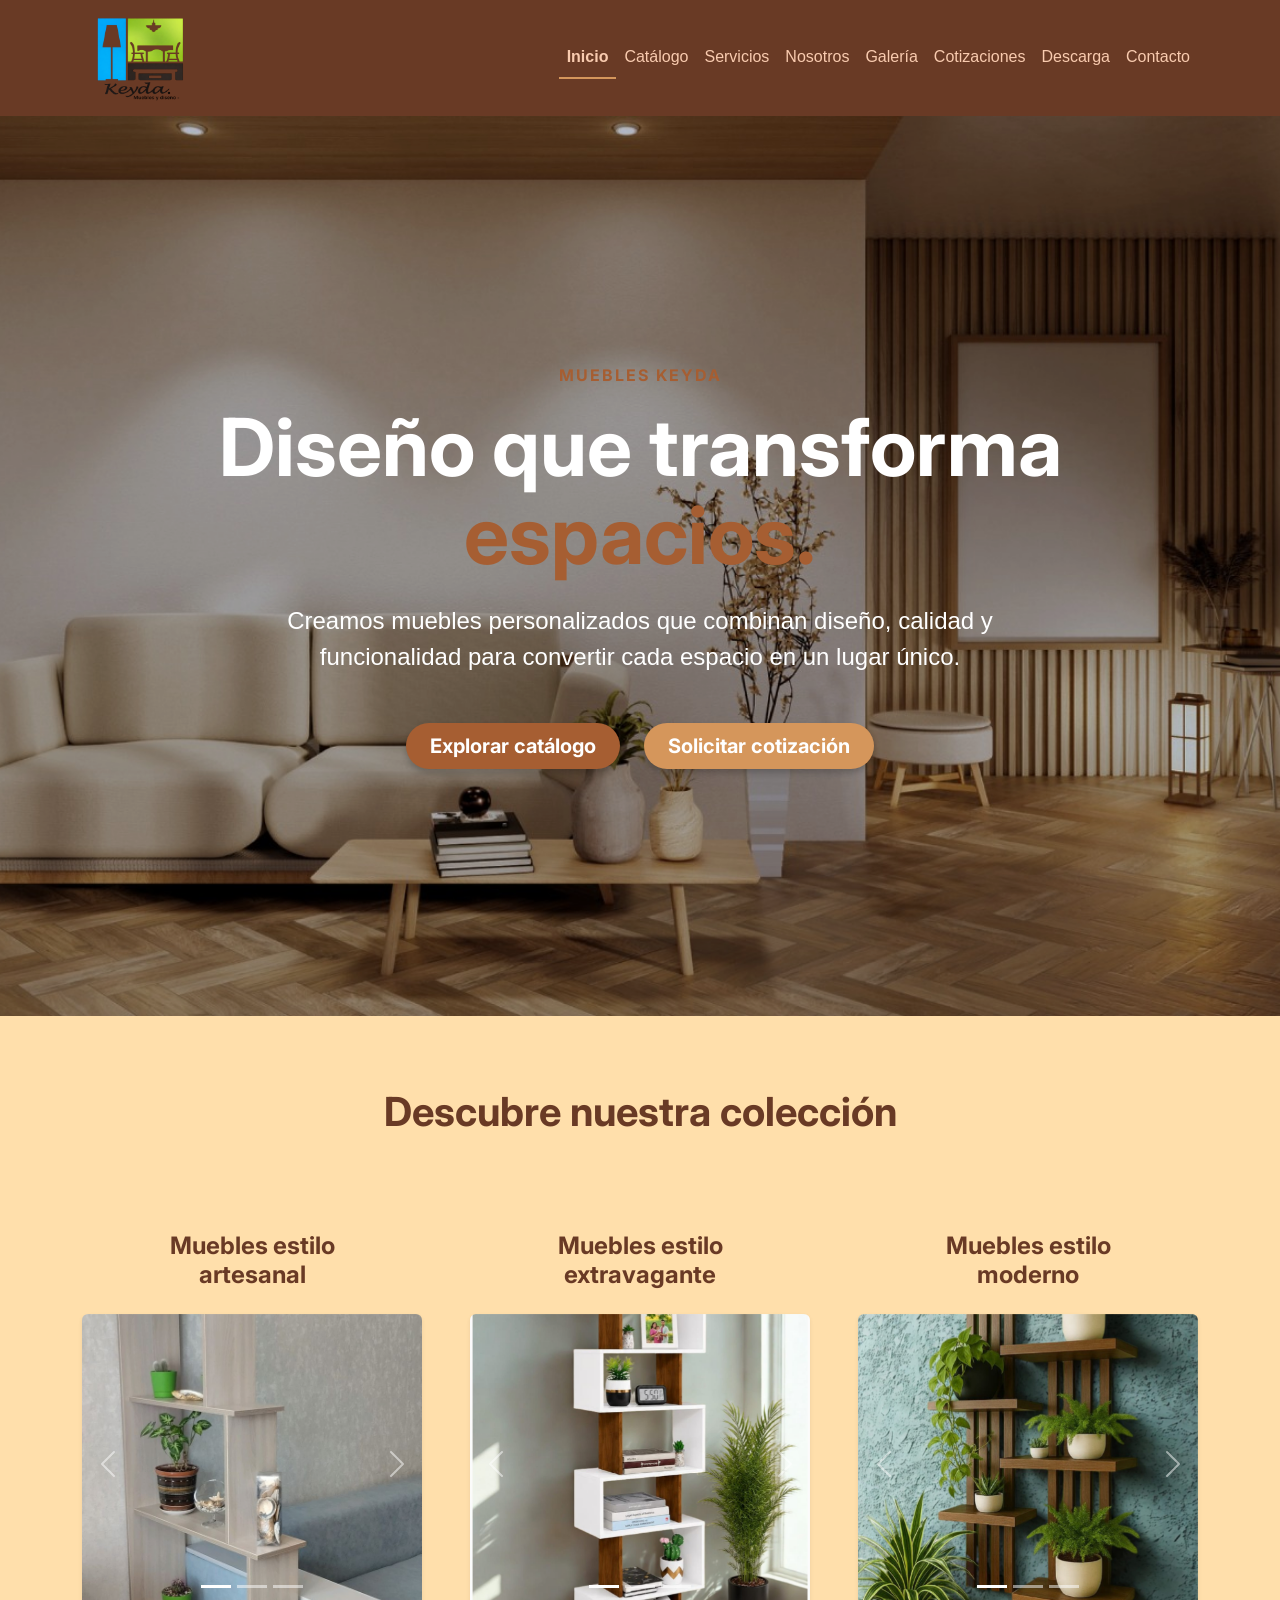
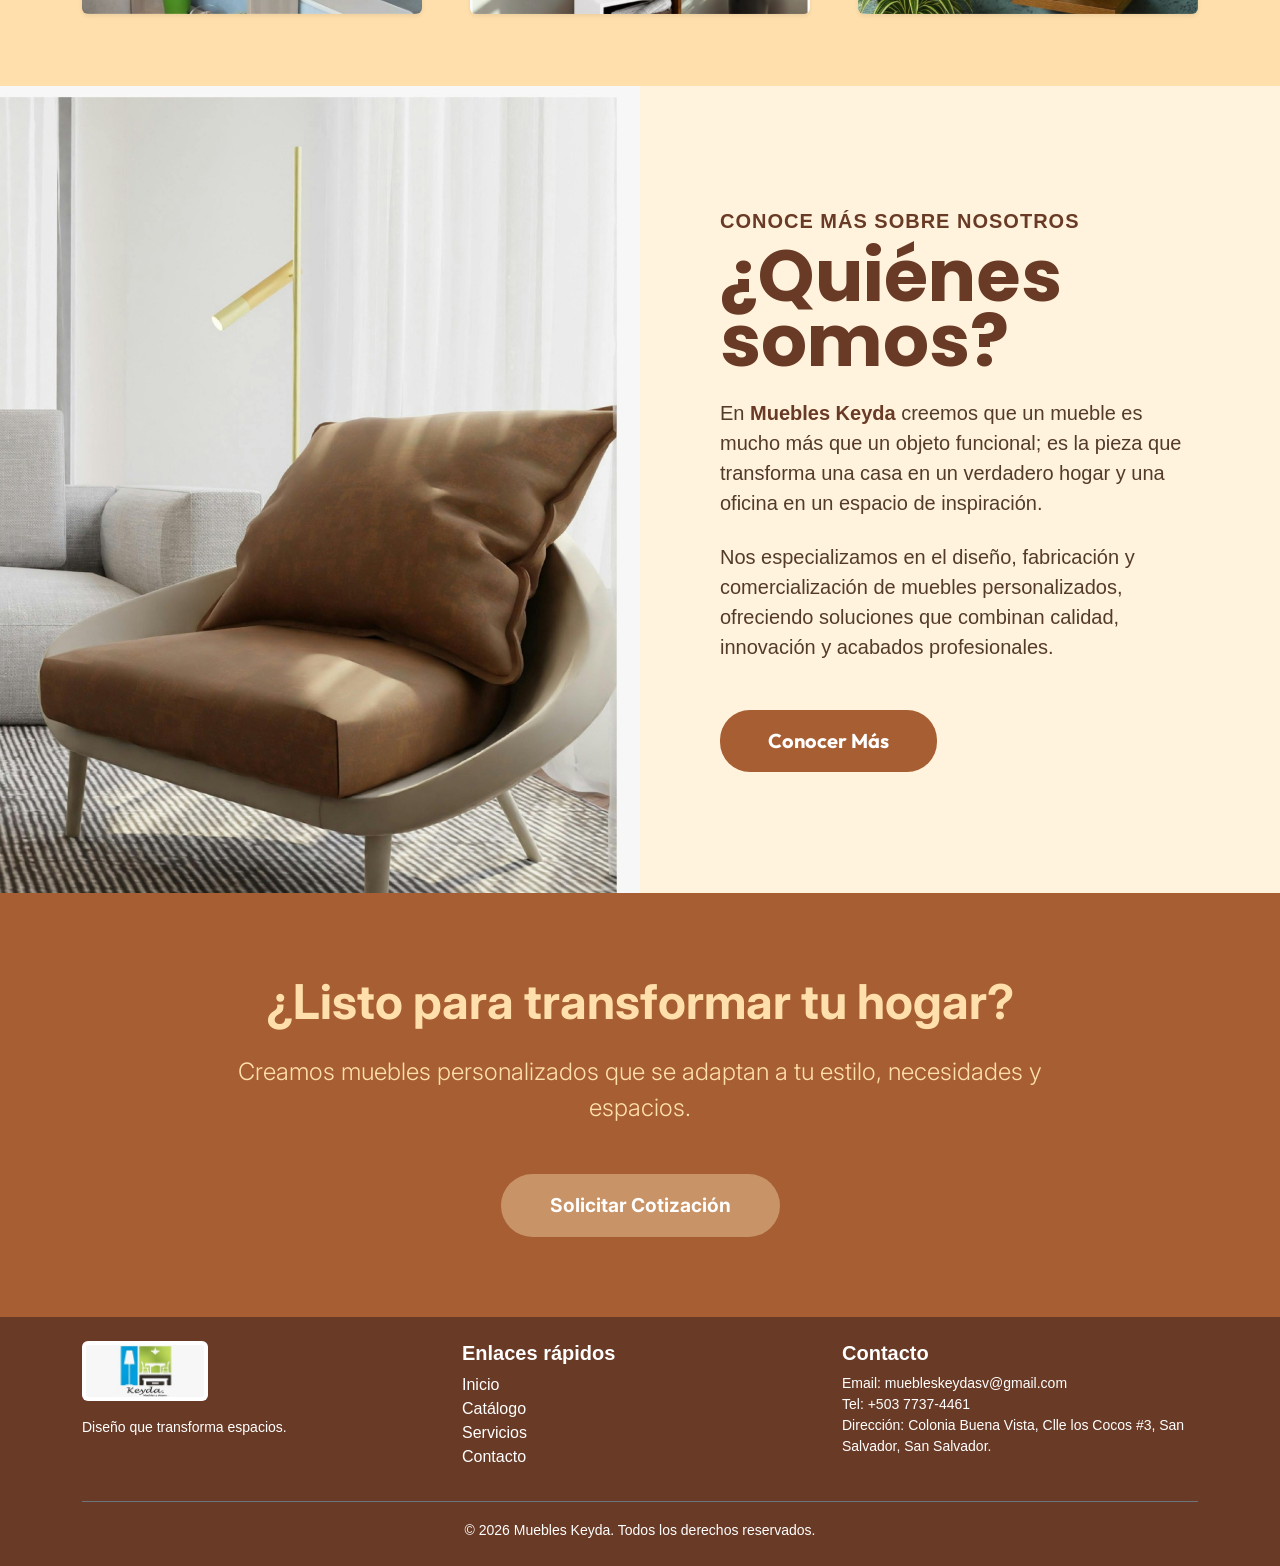
<file: index.html>
﻿<!DOCTYPE html>
<html lang="es">
<head>
    <meta charset="UTF-8">
    <meta name="viewport" content="width=device-width, initial-scale=1.0">
    <title>Muebles Keyda - Inicio</title>
    <!-- Bootstrap CSS -->
    <link href="https://cdn.jsdelivr.net/npm/bootstrap@5.3.0/dist/css/bootstrap.min.css" rel="stylesheet">
    <link rel="stylesheet" href="css/styles.css">
</head>
<body>

    <!-- Header / Navbar -->
    <header>
        <nav class="navbar navbar-expand-lg navbar-custom">
            <div class="container">
                <a class="navbar-brand" href="index.html">
                    <img src="imgs/logo_transparent.png" alt="Logo Muebles Keyda" height="90">
                </a>
                <button class="navbar-toggler" type="button" data-bs-toggle="collapse" data-bs-target="#navbarNav" aria-controls="navbarNav" aria-expanded="false" aria-label="Toggle navigation">
                    <span class="navbar-toggler-icon"></span>
                </button>
                <div class="collapse navbar-collapse justify-content-end" id="navbarNav">
                    <ul class="navbar-nav">
                        <li class="nav-item"><a class="nav-link active" href="index.html">Inicio</a></li>
                        <li class="nav-item"><a class="nav-link" href="catalogo.html">Catálogo</a></li>
                        <li class="nav-item"><a class="nav-link" href="servicios.html">Servicios</a></li>
                        <li class="nav-item"><a class="nav-link" href="nosotros.html">Nosotros</a></li>
                        <li class="nav-item"><a class="nav-link" href="galeria.html">Galería</a></li>
                        <li class="nav-item"><a class="nav-link" href="cotizaciones.html">Cotizaciones</a></li>
                        <li class="nav-item"><a class="nav-link" href="descarga.html">Descarga</a></li>
                        <li class="nav-item"><a class="nav-link" href="contacto.html">Contacto</a></li>
                    </ul>
                </div>
            </div>
        </nav>
    </header>

    <main>
        <!-- Hero Section -->
        <section class="hero-section" style="background-image: url('imgs/Main.png'); min-height: 100vh; display: flex; flex-direction: column; justify-content: center; align-items: center; padding-top: 100px;">
            <div class="hero-overlay" style="background-color: rgba(0,0,0,0.15);"></div>
            <div class="container hero-content text-center" style="z-index: 2; position: relative;">
                <p class="text-secundario fw-bold mb-3 tracking-wide font-inter" style="letter-spacing: 2px;">MUEBLES KEYDA</p>
                <h1 class="hero-title-responsive fw-bold mb-4 font-inter text-white">Diseño que transforma <span class="text-secundario">espacios.</span></h1>
                <p class="hero-subtitle-responsive mb-5 mx-auto text-white" style="max-width: 800px;">Creamos muebles personalizados que combinan diseño, calidad y funcionalidad para convertir cada espacio en un lugar único.</p>
                <div class="d-flex justify-content-center gap-4">
                    <a href="catalogo.html" class="btn btn-lg rounded-pill px-4 fw-bold font-inter text-white" style="background-color: #A65E32; border: none; box-shadow: 0 4px 6px rgba(0,0,0,0.2);">Explorar catálogo</a>
                    <a href="cotizaciones.html" class="btn btn-lg rounded-pill px-4 fw-bold font-inter text-white" style="background-color: #D5965B; border: none; box-shadow: 0 4px 6px rgba(0,0,0,0.2);">Solicitar cotización</a>
                </div>
            </div>
        </section>

        <!-- Descubre nuestra colección -->
        <section class="bg-beige py-5">
            <div class="container text-center py-4">
                <h2 class="text-primario mb-5 fw-bold font-inter" style="font-size: 2.5rem;">Descubre nuestra colección</h2>
                <div class="row g-5 mt-2">
                    <!-- Categoría 1 -->
                    <div class="col-md-4">
                        <h3 class="text-primario fw-bold mb-4 font-inter" style="font-size: 1.5rem;">Muebles estilo<br>artesanal</h3>
                        <div id="carouselArtesanal" class="carousel slide shadow-sm rounded overflow-hidden" data-bs-ride="carousel">
                            <div class="carousel-indicators">
                                <button type="button" data-bs-target="#carouselArtesanal" data-bs-slide-to="0" class="active" aria-current="true" aria-label="Slide 1"></button>
                                <button type="button" data-bs-target="#carouselArtesanal" data-bs-slide-to="1" aria-label="Slide 2"></button>
                                <button type="button" data-bs-target="#carouselArtesanal" data-bs-slide-to="2" aria-label="Slide 3"></button>
                            </div>
                            <div class="carousel-inner">
                                <div class="carousel-item active">
                                    <img src="imgs/nuevas/carrusel_artesanal_1.jpg" class="d-block w-100 img-cover" style="height: 300px;" alt="Artesanal 1">
                                </div>
                                <div class="carousel-item">
                                    <img src="imgs/nuevas/carrusel_artesanal_2.jpg" class="d-block w-100 img-cover" style="height: 300px; " alt="Artesanal 2">
                                </div>
                                <div class="carousel-item">
                                    <img src="imgs/nuevas/carrusel_artesanal_3.jpg" class="d-block w-100 img-cover" style="height: 300px; " alt="Artesanal 3">
                                </div>
                            </div>
                            <button class="carousel-control-prev" type="button" data-bs-target="#carouselArtesanal" data-bs-slide="prev">
                                <span class="carousel-control-prev-icon" aria-hidden="true"></span>
                                <span class="visually-hidden">Anterior</span>
                            </button>
                            <button class="carousel-control-next" type="button" data-bs-target="#carouselArtesanal" data-bs-slide="next">
                                <span class="carousel-control-next-icon" aria-hidden="true"></span>
                                <span class="visually-hidden">Siguiente</span>
                            </button>
                        </div>
                    </div>
                    <!-- Categoría 2 -->
                    <div class="col-md-4">
                        <h3 class="text-primario fw-bold mb-4 font-inter" style="font-size: 1.5rem;">Muebles estilo<br>extravagante</h3>
                        <div id="carouselExtravagante" class="carousel slide shadow-sm rounded overflow-hidden" data-bs-ride="carousel">
                            <div class="carousel-indicators">
                                <button type="button" data-bs-target="#carouselExtravagante" data-bs-slide-to="0" class="active" aria-current="true" aria-label="Slide 1"></button>
                                <button type="button" data-bs-target="#carouselExtravagante" data-bs-slide-to="1" aria-label="Slide 2"></button>
                                <button type="button" data-bs-target="#carouselExtravagante" data-bs-slide-to="2" aria-label="Slide 3"></button>
                            </div>
                            <div class="carousel-inner">
                                <div class="carousel-item active">
                                    <img src="imgs/nuevas/carrusel_extravagante_1.jpg" class="d-block w-100 img-cover" style="height: 300px;" alt="Extravagante 1">
                                </div>
                                <div class="carousel-item">
                                    <img src="imgs/nuevas/carrusel_extravagante_2.jpg" class="d-block w-100 img-cover" style="height: 300px; " alt="Extravagante 2">
                                </div>
                                <div class="carousel-item">
                                    <img src="imgs/nuevas/carrusel_extravagante_3.jpg" class="d-block w-100 img-cover" style="height: 300px; " alt="Extravagante 3">
                                </div>
                            </div>
                            <button class="carousel-control-prev" type="button" data-bs-target="#carouselExtravagante" data-bs-slide="prev">
                                <span class="carousel-control-prev-icon" aria-hidden="true"></span>
                                <span class="visually-hidden">Anterior</span>
                            </button>
                            <button class="carousel-control-next" type="button" data-bs-target="#carouselExtravagante" data-bs-slide="next">
                                <span class="carousel-control-next-icon" aria-hidden="true"></span>
                                <span class="visually-hidden">Siguiente</span>
                            </button>
                        </div>
                    </div>
                    <!-- Categoría 3 -->
                    <div class="col-md-4">
                        <h3 class="text-primario fw-bold mb-4 font-inter" style="font-size: 1.5rem;">Muebles estilo<br>moderno</h3>
                        <div id="carouselModerno" class="carousel slide shadow-sm rounded overflow-hidden" data-bs-ride="carousel">
                            <div class="carousel-indicators">
                                <button type="button" data-bs-target="#carouselModerno" data-bs-slide-to="0" class="active" aria-current="true" aria-label="Slide 1"></button>
                                <button type="button" data-bs-target="#carouselModerno" data-bs-slide-to="1" aria-label="Slide 2"></button>
                                <button type="button" data-bs-target="#carouselModerno" data-bs-slide-to="2" aria-label="Slide 3"></button>
                            </div>
                            <div class="carousel-inner">
                                <div class="carousel-item active">
                                    <img src="imgs/nuevas/carrusel_moderno_1.jpg" class="d-block w-100 img-cover" style="height: 300px;" alt="Moderno 1">
                                </div>
                                <div class="carousel-item">
                                    <img src="imgs/nuevas/carrusel_moderno_2.jpg" class="d-block w-100 img-cover" style="height: 300px; " alt="Moderno 2">
                                </div>
                                <div class="carousel-item">
                                    <img src="imgs/nuevas/carrusel_moderno_3.jpg" class="d-block w-100 img-cover" style="height: 300px; " alt="Moderno 3">
                                </div>
                            </div>
                            <button class="carousel-control-prev" type="button" data-bs-target="#carouselModerno" data-bs-slide="prev">
                                <span class="carousel-control-prev-icon" aria-hidden="true"></span>
                                <span class="visually-hidden">Anterior</span>
                            </button>
                            <button class="carousel-control-next" type="button" data-bs-target="#carouselModerno" data-bs-slide="next">
                                <span class="carousel-control-next-icon" aria-hidden="true"></span>
                                <span class="visually-hidden">Siguiente</span>
                            </button>
                        </div>
                    </div>
                </div>
            </div>
        </section>

        <!-- ¿Quiénes somos? -->
        <section class="bg-crema p-0">
            <div class="row g-0 align-items-stretch">
                <!-- Imagen ocupando la mitad exacta sin padding -->
                <div class="col-md-6">
                    <img src="imgs/sillonquienessomos.png" alt="Sillón de muestra" class="w-100 h-100 img-cover" style="min-height: 500px; object-position: left center;">
                </div>
                <!-- Texto a la derecha -->
                <div class="col-md-6 d-flex flex-column justify-content-center p-5">
                    <div style="max-width: 600px; padding: 2rem;">
                        <p class="text-primario fw-bold mb-2 fs-5" style="letter-spacing: 1px;">CONOCE MÁS SOBRE NOSOTROS</p>
                        <h2 class="text-primario fw-bold mb-4 font-poppins" style="font-size: 4.5rem; line-height: 0.9;">¿Quiénes<br>somos?</h2>
                        <p class="text-texto fs-5 mb-4">En <strong class="text-primario">Muebles Keyda</strong> creemos que un mueble es mucho más que un objeto funcional; es la pieza que transforma una casa en un verdadero hogar y una oficina en un espacio de inspiración.</p>
                        <p class="text-texto fs-5 mb-5">Nos especializamos en el diseño, fabricación y comercialización de muebles personalizados, ofreciendo soluciones que combinan calidad, innovación y acabados profesionales.</p>
                        <div>
                            <a href="nosotros.html" class="btn btn-primary-custom btn-lg font-outfit fw-bold px-5 py-3" style="border-radius: 30px; background-color: var(--color-secundario);">Conocer Más</a>
                        </div>
                    </div>
                </div>
            </div>
        </section>

        <!-- CTA final -->
        <section class="py-5 text-center" style="background-color: var(--color-secundario); color: var(--color-beige); padding: 80px 0 !important;">
            <div class="container">
                <h2 class="fw-bold mb-4 font-inter" style="font-size: 3rem;">¿Listo para transformar tu hogar?</h2>
                <p class="lead mb-5 mx-auto font-inter fs-4" style="max-width: 900px;">Creamos muebles personalizados que se adaptan a tu estilo, necesidades y espacios.</p>
                <a href="cotizaciones.html" class="btn fw-bold px-5 py-3 font-inter rounded-pill" style="background-color: #c99368; color: #fff; font-size: 1.2rem;">Solicitar Cotización</a>
            </div>
        </section>
    </main>

    <!-- Footer -->
    <footer class="py-4 mt-auto">
        <div class="container">
            <div class="row">
                <div class="col-md-4 mb-3 mb-md-0">
                    <img src="imgs/logo.png" alt="Logo Muebles Keyda" height="60" class="mb-3 bg-white rounded p-1">
                    <p class="small">Diseño que transforma espacios.</p>
                </div>
                <div class="col-md-4 mb-3 mb-md-0">
                    <h5 class="fw-bold">Enlaces rápidos</h5>
                    <ul class="list-unstyled">
                        <li><a href="index.html">Inicio</a></li>
                        <li><a href="catalogo.html">Catálogo</a></li>
                        <li><a href="servicios.html">Servicios</a></li>
                        <li><a href="contacto.html">Contacto</a></li>
                    </ul>
                </div>
                <div class="col-md-4">
                    <h5 class="fw-bold">Contacto</h5>
                    <ul class="list-unstyled small">
                        <li>Email: muebleskeydasv@gmail.com</li>
                        <li>Tel: +503 7737-4461</li>
                        <li>Dirección: Colonia Buena Vista, Clle los Cocos #3, San Salvador, San Salvador.</li>
                    </ul>
                </div>
            </div>
            <div class="text-center mt-3 pt-3 border-top border-secondary">
                <small>&copy; 2026 Muebles Keyda. Todos los derechos reservados.</small>
            </div>
        </div>
    </footer>

    <!-- Bootstrap JS -->
    <script src="https://cdn.jsdelivr.net/npm/bootstrap@5.3.0/dist/js/bootstrap.bundle.min.js"></script>
    <script src="js/main.js"></script>
</body>
</html>
</file>
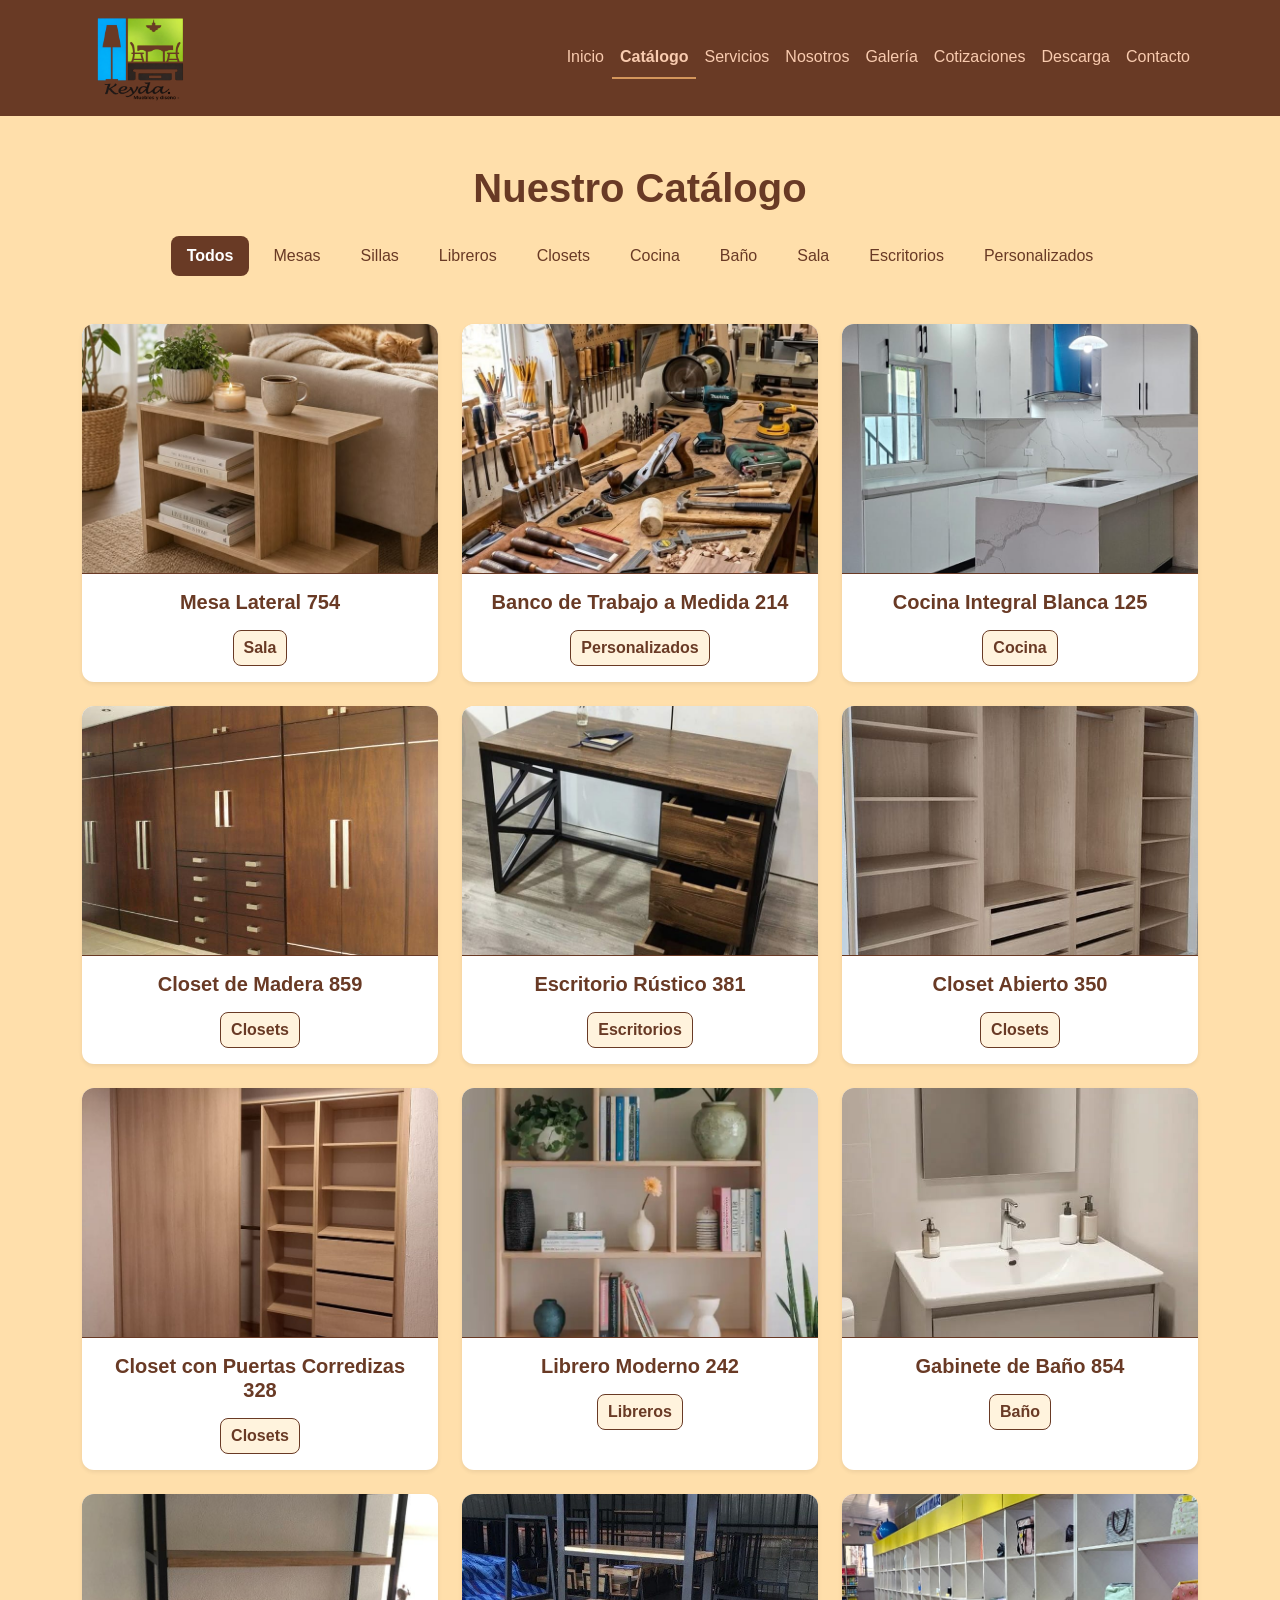
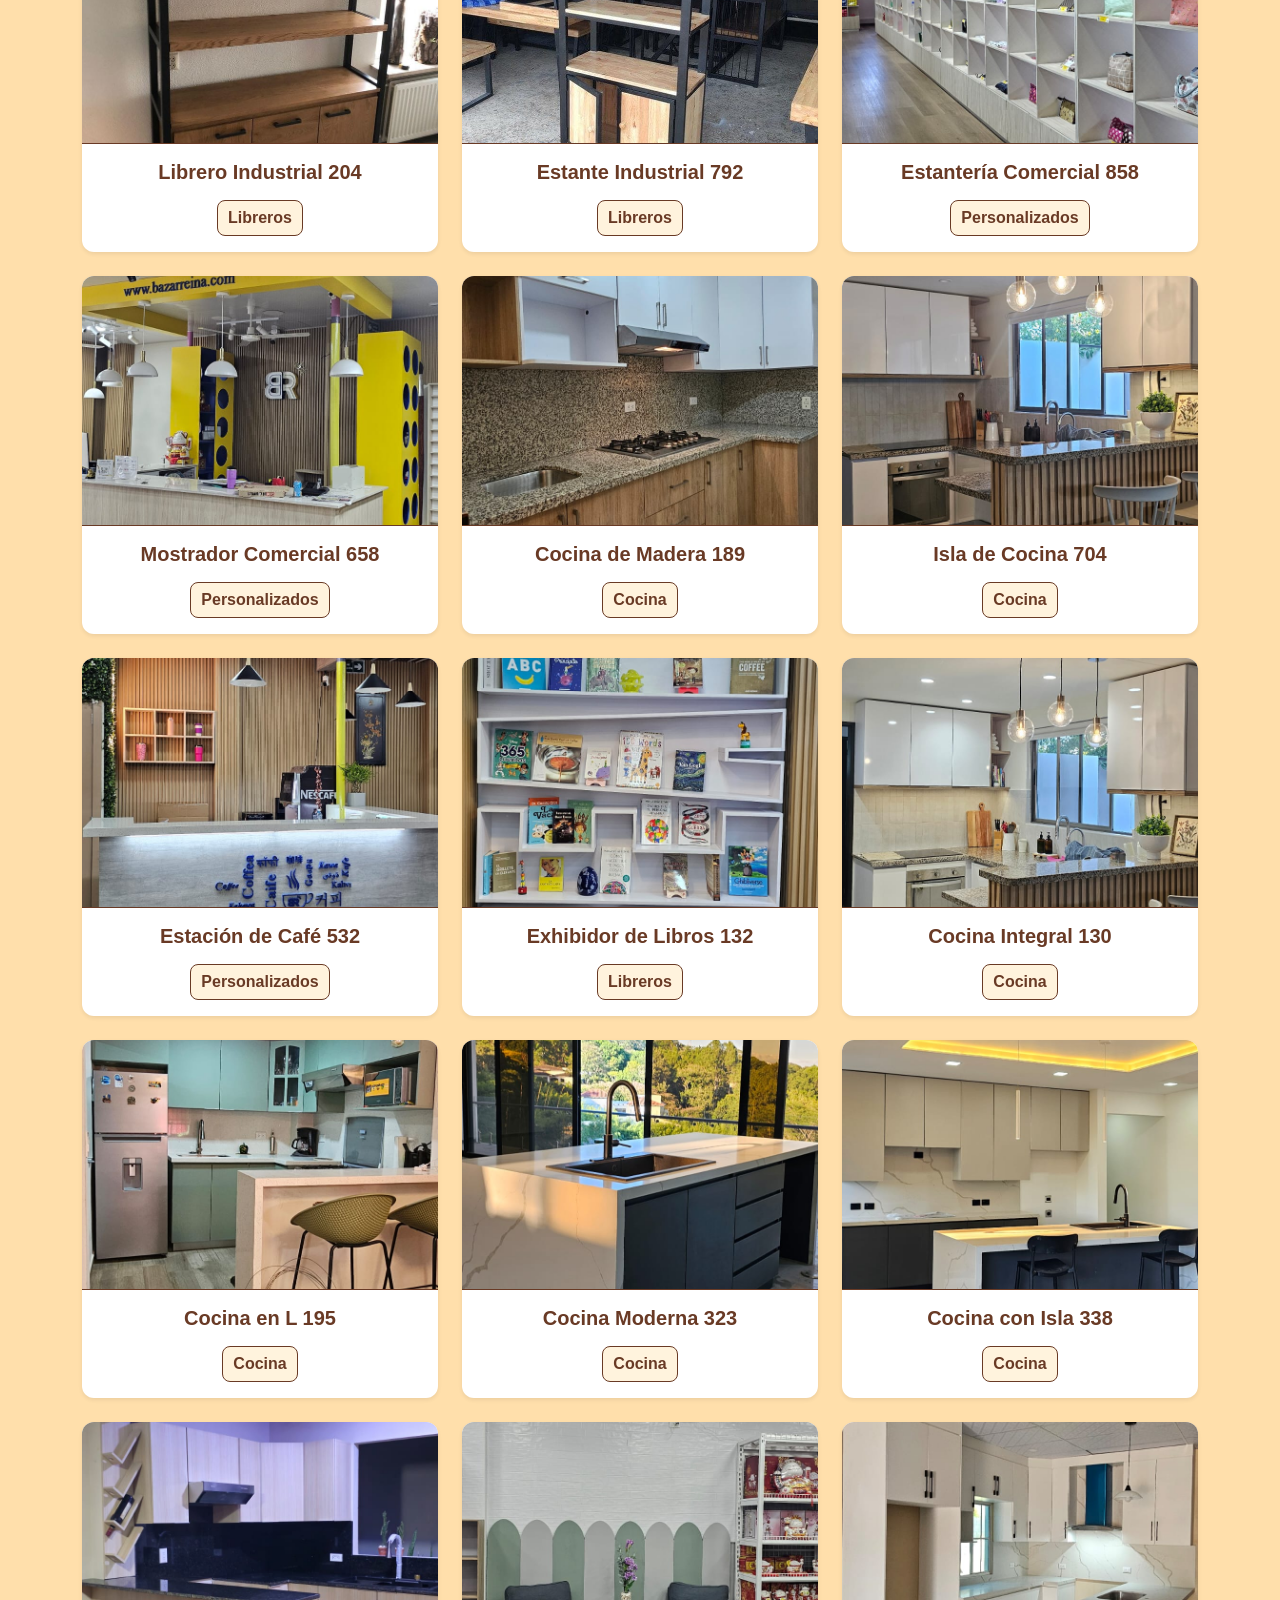
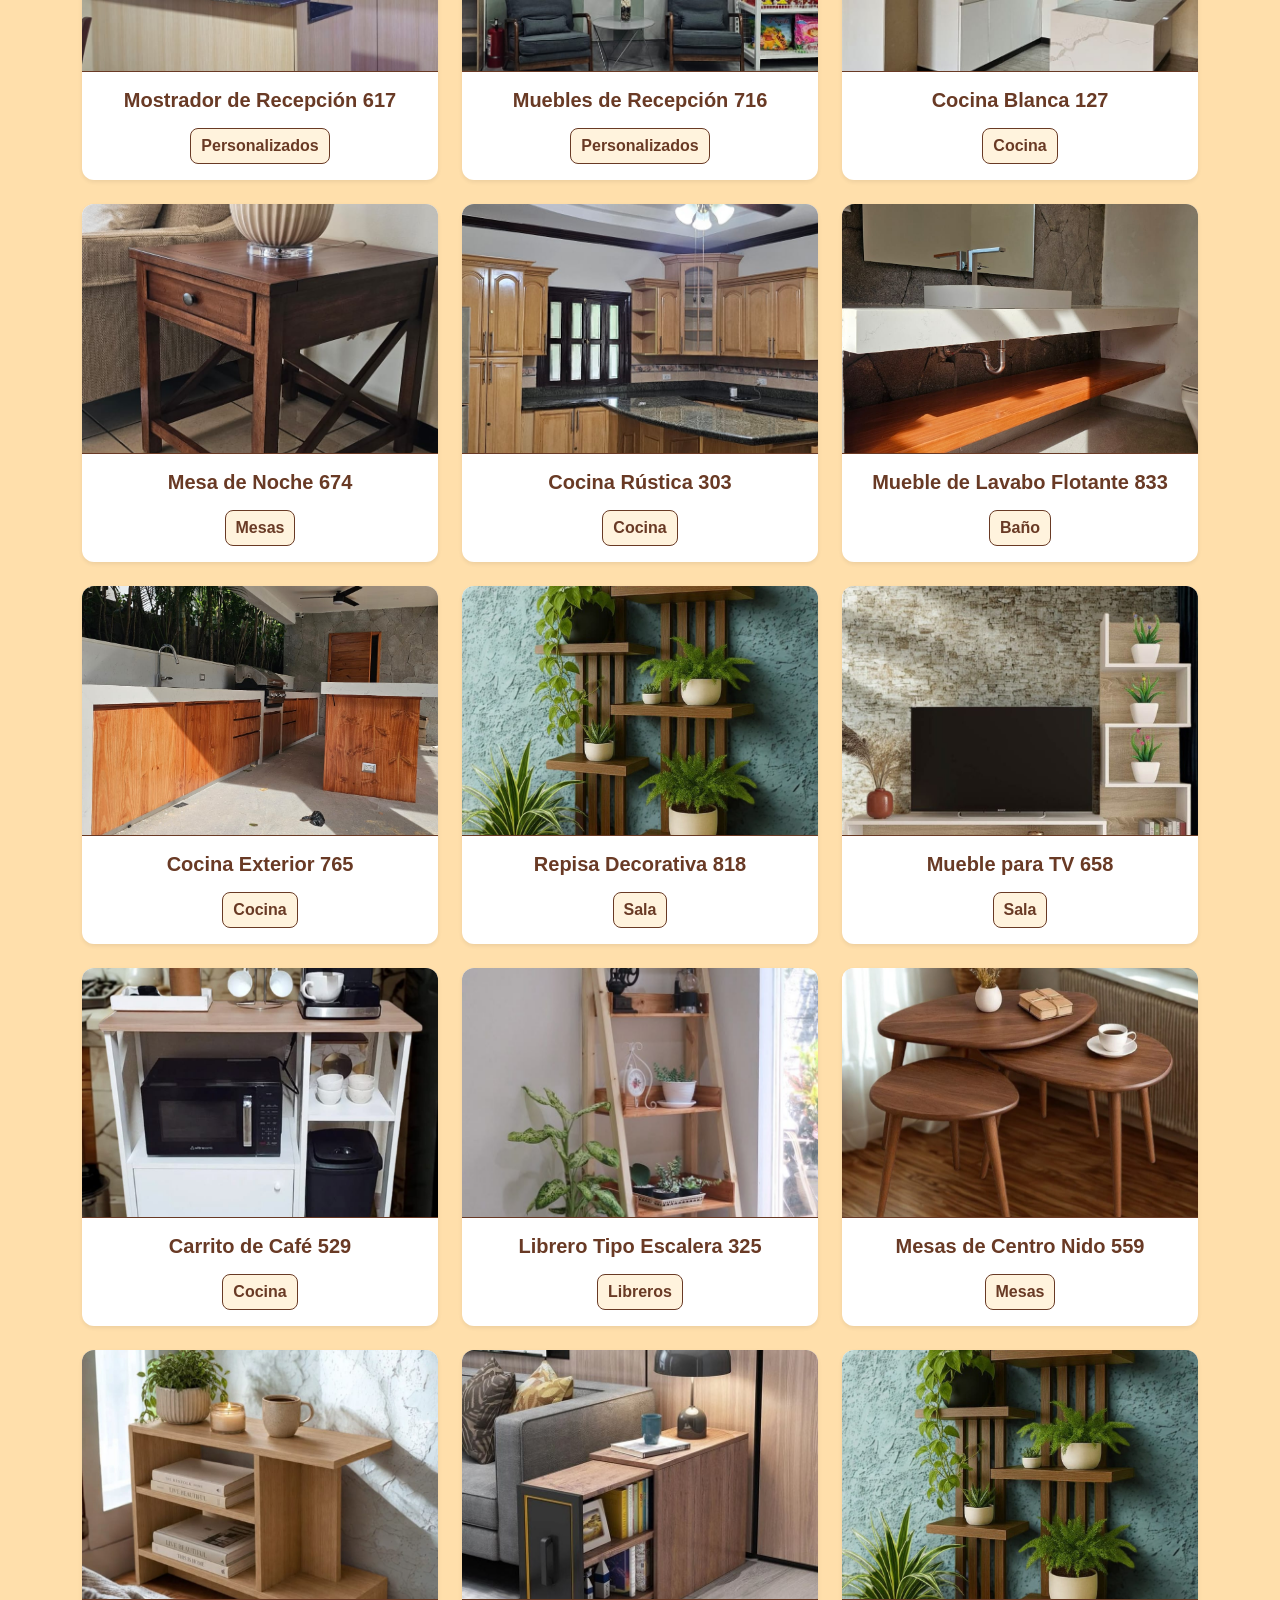
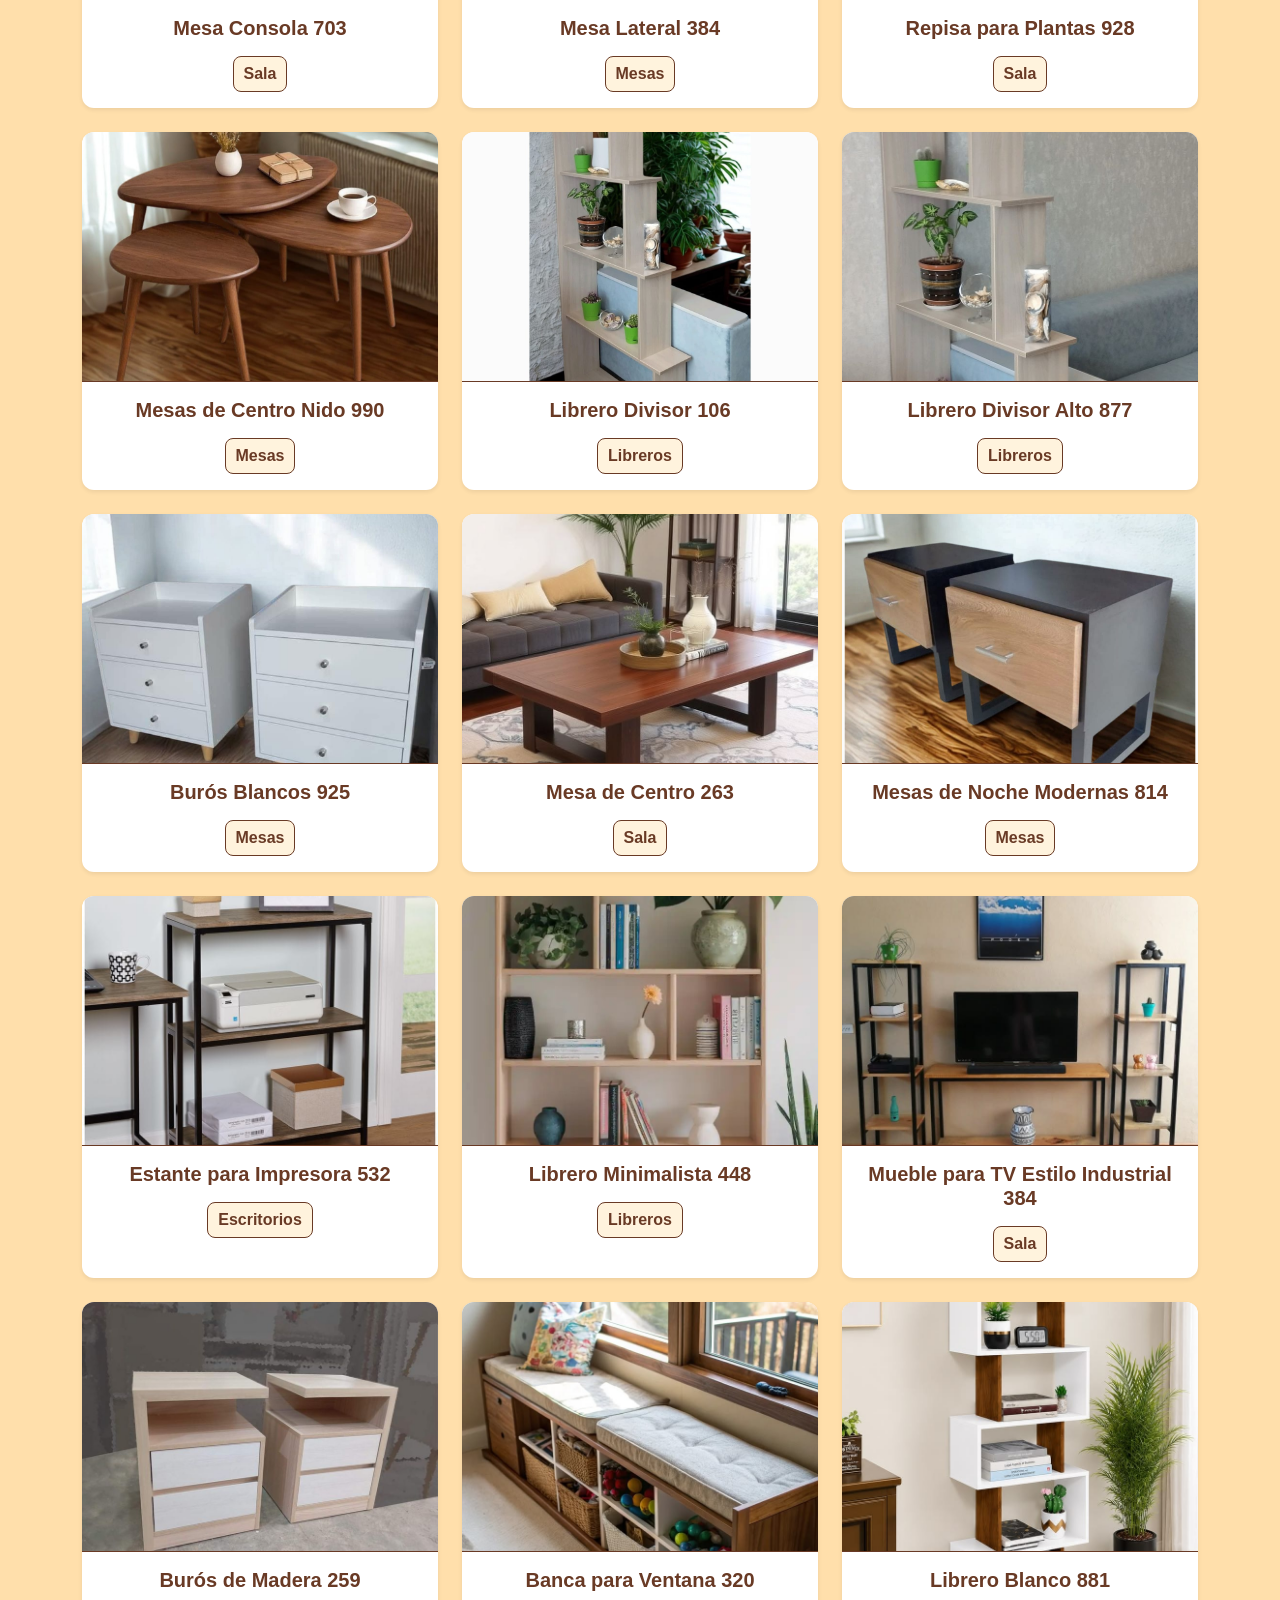
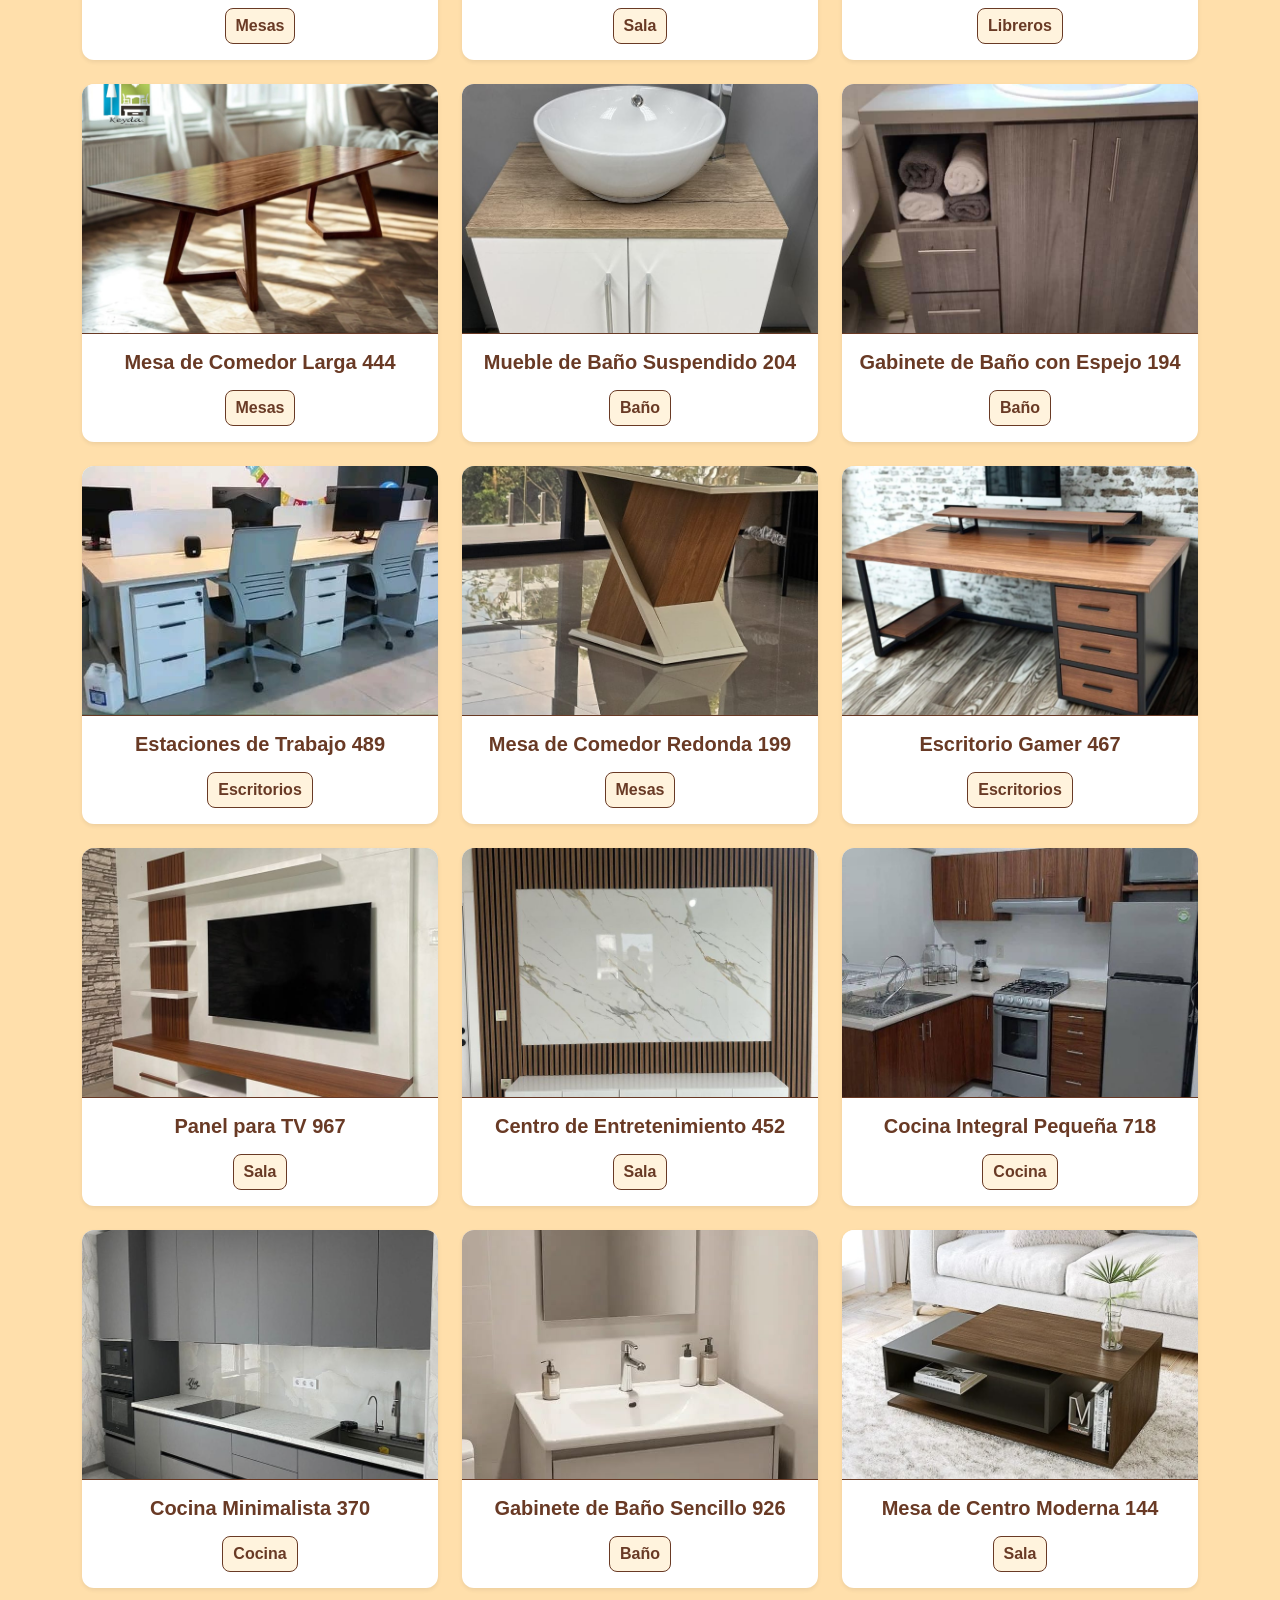
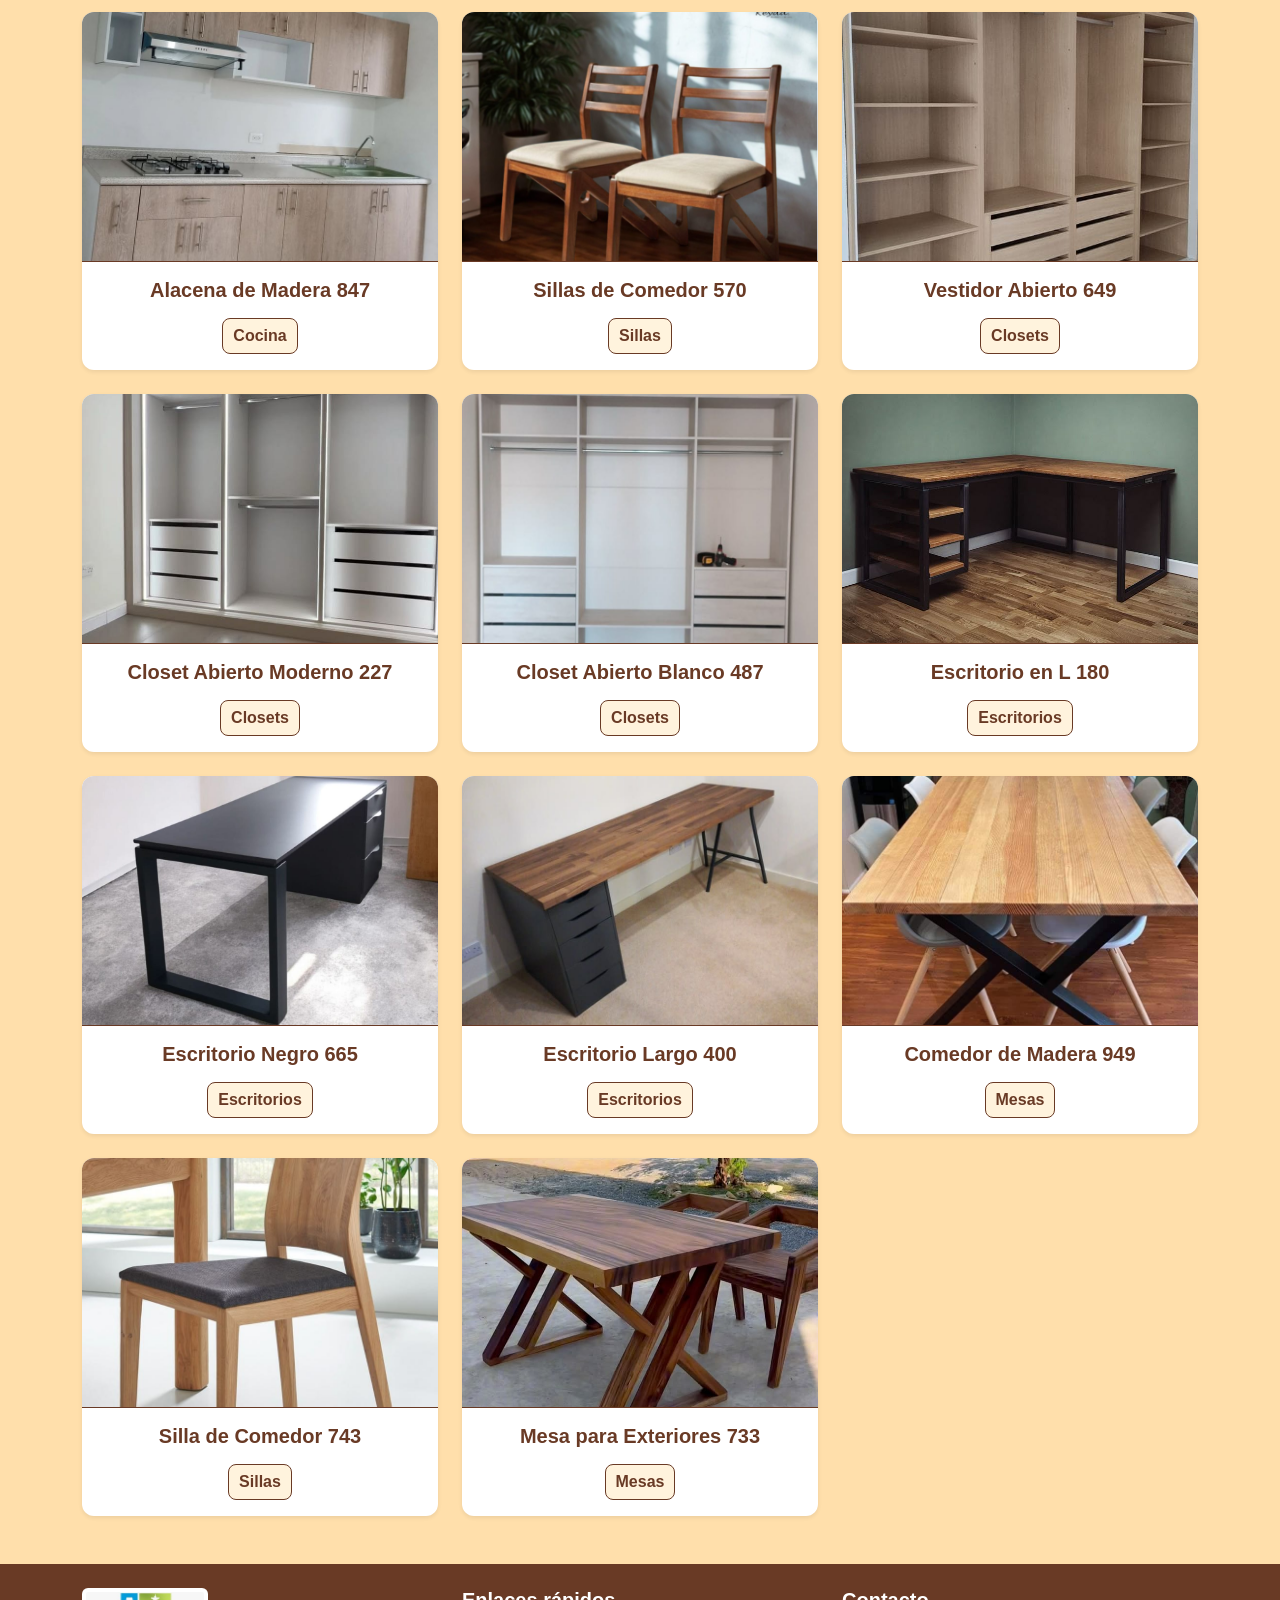
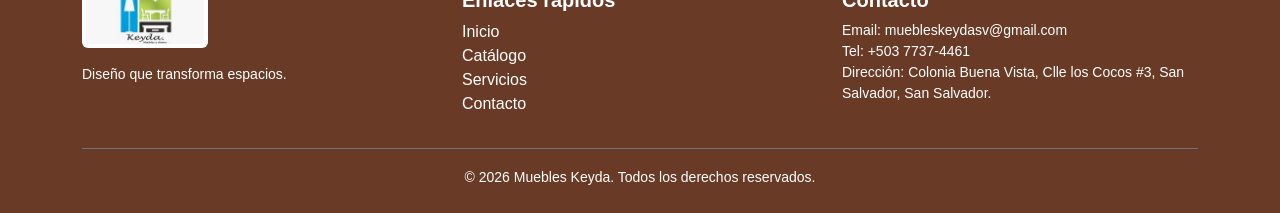
<file: catalogo.html>
﻿<!DOCTYPE html>
<html lang="es">
<head>
    <meta charset="UTF-8">
    <meta name="viewport" content="width=device-width, initial-scale=1.0">
    <title>Muebles Keyda - Catálogo</title>
    <!-- Bootstrap CSS -->
    <link href="https://cdn.jsdelivr.net/npm/bootstrap@5.3.0/dist/css/bootstrap.min.css" rel="stylesheet">
    <link rel="stylesheet" href="css/styles.css">
</head>
<body class="bg-beige">

    <!-- Header / Navbar -->
    <header>
        <nav class="navbar navbar-expand-lg navbar-custom">
            <div class="container">
                <a class="navbar-brand" href="index.html">
                    <img src="imgs/logo_transparent.png" alt="Logo Muebles Keyda" height="90">
                </a>
                <button class="navbar-toggler" type="button" data-bs-toggle="collapse" data-bs-target="#navbarNav" aria-controls="navbarNav" aria-expanded="false" aria-label="Toggle navigation">
                    <span class="navbar-toggler-icon"></span>
                </button>
                <div class="collapse navbar-collapse justify-content-end" id="navbarNav">
                    <ul class="navbar-nav">
                        <li class="nav-item"><a class="nav-link" href="index.html">Inicio</a></li>
                        <li class="nav-item"><a class="nav-link active" href="catalogo.html">Catálogo</a></li>
                        <li class="nav-item"><a class="nav-link" href="servicios.html">Servicios</a></li>
                        <li class="nav-item"><a class="nav-link" href="nosotros.html">Nosotros</a></li>
                        <li class="nav-item"><a class="nav-link" href="galeria.html">Galería</a></li>
                        <li class="nav-item"><a class="nav-link" href="cotizaciones.html">Cotizaciones</a></li>
                        <li class="nav-item"><a class="nav-link" href="descarga.html">Descarga</a></li>
                        <li class="nav-item"><a class="nav-link" href="contacto.html">Contacto</a></li>
                    </ul>
                </div>
            </div>
        </nav>
    </header>

    <main class="py-5">
        <div class="container">
            <h1 class="text-primario fw-bold mb-4 text-center">Nuestro Catálogo</h1>
            
            <!-- Filters -->
            <ul class="nav nav-pills justify-content-center mb-5 catalog-nav gap-2">
                <li class="nav-item">
                    <a class="nav-link active filter-btn" data-filter="todos">Todos</a>
                </li>
                <li class="nav-item"><a class="nav-link filter-btn" data-filter="mesas">Mesas</a></li>
                <li class="nav-item"><a class="nav-link filter-btn" data-filter="sillas">Sillas</a></li>
                <li class="nav-item"><a class="nav-link filter-btn" data-filter="libreros">Libreros</a></li>
                <li class="nav-item"><a class="nav-link filter-btn" data-filter="closets">Closets</a></li>
                <li class="nav-item"><a class="nav-link filter-btn" data-filter="cocina">Cocina</a></li>
                <li class="nav-item"><a class="nav-link filter-btn" data-filter="bano">Baño</a></li>
                <li class="nav-item"><a class="nav-link filter-btn" data-filter="sala">Sala</a></li>
                <li class="nav-item"><a class="nav-link filter-btn" data-filter="escritorios">Escritorios</a></li>
                <li class="nav-item"><a class="nav-link filter-btn" data-filter="personalizados">Personalizados</a></li>
            </ul>

            <!-- Catalog Grid -->
            <div class="row g-4" id="catalog-container">

                <div class="col-md-4 col-sm-6 catalog-item" data-category="sala">
                    <div class="card card-custom h-100 text-center border-0 shadow-sm">
                        <img src="imgs/nuevas/cat_000.jpg" class="card-img-top img-cover rounded-top" alt="Mesa Lateral 754" style="height: 250px;">
                        <div class="card-body bg-blanco">
                            <h5 class="card-title text-primario fw-bold">Mesa Lateral 754</h5>
                            <span class="product-label d-inline-block mt-2">Sala</span>
                        </div>
                    </div>
                </div>
                <div class="col-md-4 col-sm-6 catalog-item" data-category="personalizados">
                    <div class="card card-custom h-100 text-center border-0 shadow-sm">
                        <img src="imgs/nuevas/cat_001.jpg" class="card-img-top img-cover rounded-top" alt="Banco de Trabajo a Medida 214" style="height: 250px;">
                        <div class="card-body bg-blanco">
                            <h5 class="card-title text-primario fw-bold">Banco de Trabajo a Medida 214</h5>
                            <span class="product-label d-inline-block mt-2">Personalizados</span>
                        </div>
                    </div>
                </div>
                <div class="col-md-4 col-sm-6 catalog-item" data-category="cocina">
                    <div class="card card-custom h-100 text-center border-0 shadow-sm">
                        <img src="imgs/nuevas/cat_002.jpg" class="card-img-top img-cover rounded-top" alt="Cocina Integral Blanca 125" style="height: 250px;">
                        <div class="card-body bg-blanco">
                            <h5 class="card-title text-primario fw-bold">Cocina Integral Blanca 125</h5>
                            <span class="product-label d-inline-block mt-2">Cocina</span>
                        </div>
                    </div>
                </div>
                <div class="col-md-4 col-sm-6 catalog-item" data-category="closets">
                    <div class="card card-custom h-100 text-center border-0 shadow-sm">
                        <img src="imgs/nuevas/cat_003.jpg" class="card-img-top img-cover rounded-top" alt="Closet de Madera 859" style="height: 250px;">
                        <div class="card-body bg-blanco">
                            <h5 class="card-title text-primario fw-bold">Closet de Madera 859</h5>
                            <span class="product-label d-inline-block mt-2">Closets</span>
                        </div>
                    </div>
                </div>
                <div class="col-md-4 col-sm-6 catalog-item" data-category="escritorios">
                    <div class="card card-custom h-100 text-center border-0 shadow-sm">
                        <img src="imgs/nuevas/cat_004.jpg" class="card-img-top img-cover rounded-top" alt="Escritorio Rústico 381" style="height: 250px;">
                        <div class="card-body bg-blanco">
                            <h5 class="card-title text-primario fw-bold">Escritorio Rústico 381</h5>
                            <span class="product-label d-inline-block mt-2">Escritorios</span>
                        </div>
                    </div>
                </div>
                <div class="col-md-4 col-sm-6 catalog-item" data-category="closets">
                    <div class="card card-custom h-100 text-center border-0 shadow-sm">
                        <img src="imgs/nuevas/cat_005.jpg" class="card-img-top img-cover rounded-top" alt="Closet Abierto 350" style="height: 250px;">
                        <div class="card-body bg-blanco">
                            <h5 class="card-title text-primario fw-bold">Closet Abierto 350</h5>
                            <span class="product-label d-inline-block mt-2">Closets</span>
                        </div>
                    </div>
                </div>
                <div class="col-md-4 col-sm-6 catalog-item" data-category="closets">
                    <div class="card card-custom h-100 text-center border-0 shadow-sm">
                        <img src="imgs/nuevas/cat_006.jpg" class="card-img-top img-cover rounded-top" alt="Closet con Puertas Corredizas 328" style="height: 250px;">
                        <div class="card-body bg-blanco">
                            <h5 class="card-title text-primario fw-bold">Closet con Puertas Corredizas 328</h5>
                            <span class="product-label d-inline-block mt-2">Closets</span>
                        </div>
                    </div>
                </div>
                <div class="col-md-4 col-sm-6 catalog-item" data-category="libreros">
                    <div class="card card-custom h-100 text-center border-0 shadow-sm">
                        <img src="imgs/nuevas/cat_007.jpg" class="card-img-top img-cover rounded-top" alt="Librero Moderno 242" style="height: 250px;">
                        <div class="card-body bg-blanco">
                            <h5 class="card-title text-primario fw-bold">Librero Moderno 242</h5>
                            <span class="product-label d-inline-block mt-2">Libreros</span>
                        </div>
                    </div>
                </div>
                <div class="col-md-4 col-sm-6 catalog-item" data-category="bano">
                    <div class="card card-custom h-100 text-center border-0 shadow-sm">
                        <img src="imgs/nuevas/cat_008.jpg" class="card-img-top img-cover rounded-top" alt="Gabinete de Baño 854" style="height: 250px;">
                        <div class="card-body bg-blanco">
                            <h5 class="card-title text-primario fw-bold">Gabinete de Baño 854</h5>
                            <span class="product-label d-inline-block mt-2">Baño</span>
                        </div>
                    </div>
                </div>
                <div class="col-md-4 col-sm-6 catalog-item" data-category="libreros">
                    <div class="card card-custom h-100 text-center border-0 shadow-sm">
                        <img src="imgs/nuevas/cat_009.jpg" class="card-img-top img-cover rounded-top" alt="Librero Industrial 204" style="height: 250px;">
                        <div class="card-body bg-blanco">
                            <h5 class="card-title text-primario fw-bold">Librero Industrial 204</h5>
                            <span class="product-label d-inline-block mt-2">Libreros</span>
                        </div>
                    </div>
                </div>
                <div class="col-md-4 col-sm-6 catalog-item" data-category="libreros">
                    <div class="card card-custom h-100 text-center border-0 shadow-sm">
                        <img src="imgs/nuevas/cat_010.jpg" class="card-img-top img-cover rounded-top" alt="Estante Industrial 792" style="height: 250px;">
                        <div class="card-body bg-blanco">
                            <h5 class="card-title text-primario fw-bold">Estante Industrial 792</h5>
                            <span class="product-label d-inline-block mt-2">Libreros</span>
                        </div>
                    </div>
                </div>
                <div class="col-md-4 col-sm-6 catalog-item" data-category="personalizados">
                    <div class="card card-custom h-100 text-center border-0 shadow-sm">
                        <img src="imgs/nuevas/cat_011.jpg" class="card-img-top img-cover rounded-top" alt="Estantería Comercial 858" style="height: 250px;">
                        <div class="card-body bg-blanco">
                            <h5 class="card-title text-primario fw-bold">Estantería Comercial 858</h5>
                            <span class="product-label d-inline-block mt-2">Personalizados</span>
                        </div>
                    </div>
                </div>
                <div class="col-md-4 col-sm-6 catalog-item" data-category="personalizados">
                    <div class="card card-custom h-100 text-center border-0 shadow-sm">
                        <img src="imgs/nuevas/cat_012.jpg" class="card-img-top img-cover rounded-top" alt="Mostrador Comercial 658" style="height: 250px;">
                        <div class="card-body bg-blanco">
                            <h5 class="card-title text-primario fw-bold">Mostrador Comercial 658</h5>
                            <span class="product-label d-inline-block mt-2">Personalizados</span>
                        </div>
                    </div>
                </div>
                <div class="col-md-4 col-sm-6 catalog-item" data-category="cocina">
                    <div class="card card-custom h-100 text-center border-0 shadow-sm">
                        <img src="imgs/nuevas/cat_013.jpg" class="card-img-top img-cover rounded-top" alt="Cocina de Madera 189" style="height: 250px;">
                        <div class="card-body bg-blanco">
                            <h5 class="card-title text-primario fw-bold">Cocina de Madera 189</h5>
                            <span class="product-label d-inline-block mt-2">Cocina</span>
                        </div>
                    </div>
                </div>
                <div class="col-md-4 col-sm-6 catalog-item" data-category="cocina">
                    <div class="card card-custom h-100 text-center border-0 shadow-sm">
                        <img src="imgs/nuevas/cat_014.jpg" class="card-img-top img-cover rounded-top" alt="Isla de Cocina 704" style="height: 250px;">
                        <div class="card-body bg-blanco">
                            <h5 class="card-title text-primario fw-bold">Isla de Cocina 704</h5>
                            <span class="product-label d-inline-block mt-2">Cocina</span>
                        </div>
                    </div>
                </div>
                <div class="col-md-4 col-sm-6 catalog-item" data-category="personalizados">
                    <div class="card card-custom h-100 text-center border-0 shadow-sm">
                        <img src="imgs/nuevas/cat_015.jpg" class="card-img-top img-cover rounded-top" alt="Estación de Café 532" style="height: 250px;">
                        <div class="card-body bg-blanco">
                            <h5 class="card-title text-primario fw-bold">Estación de Café 532</h5>
                            <span class="product-label d-inline-block mt-2">Personalizados</span>
                        </div>
                    </div>
                </div>
                <div class="col-md-4 col-sm-6 catalog-item" data-category="libreros">
                    <div class="card card-custom h-100 text-center border-0 shadow-sm">
                        <img src="imgs/nuevas/cat_016.jpg" class="card-img-top img-cover rounded-top" alt="Exhibidor de Libros 132" style="height: 250px;">
                        <div class="card-body bg-blanco">
                            <h5 class="card-title text-primario fw-bold">Exhibidor de Libros 132</h5>
                            <span class="product-label d-inline-block mt-2">Libreros</span>
                        </div>
                    </div>
                </div>
                <div class="col-md-4 col-sm-6 catalog-item" data-category="cocina">
                    <div class="card card-custom h-100 text-center border-0 shadow-sm">
                        <img src="imgs/nuevas/cat_017.jpg" class="card-img-top img-cover rounded-top" alt="Cocina Integral 130" style="height: 250px;">
                        <div class="card-body bg-blanco">
                            <h5 class="card-title text-primario fw-bold">Cocina Integral 130</h5>
                            <span class="product-label d-inline-block mt-2">Cocina</span>
                        </div>
                    </div>
                </div>
                <div class="col-md-4 col-sm-6 catalog-item" data-category="cocina">
                    <div class="card card-custom h-100 text-center border-0 shadow-sm">
                        <img src="imgs/nuevas/cat_018.jpg" class="card-img-top img-cover rounded-top" alt="Cocina en L 195" style="height: 250px;">
                        <div class="card-body bg-blanco">
                            <h5 class="card-title text-primario fw-bold">Cocina en L 195</h5>
                            <span class="product-label d-inline-block mt-2">Cocina</span>
                        </div>
                    </div>
                </div>
                <div class="col-md-4 col-sm-6 catalog-item" data-category="cocina">
                    <div class="card card-custom h-100 text-center border-0 shadow-sm">
                        <img src="imgs/nuevas/cat_019.jpg" class="card-img-top img-cover rounded-top" alt="Cocina Moderna 323" style="height: 250px;">
                        <div class="card-body bg-blanco">
                            <h5 class="card-title text-primario fw-bold">Cocina Moderna 323</h5>
                            <span class="product-label d-inline-block mt-2">Cocina</span>
                        </div>
                    </div>
                </div>
                <div class="col-md-4 col-sm-6 catalog-item" data-category="cocina">
                    <div class="card card-custom h-100 text-center border-0 shadow-sm">
                        <img src="imgs/nuevas/cat_020.jpg" class="card-img-top img-cover rounded-top" alt="Cocina con Isla 338" style="height: 250px;">
                        <div class="card-body bg-blanco">
                            <h5 class="card-title text-primario fw-bold">Cocina con Isla 338</h5>
                            <span class="product-label d-inline-block mt-2">Cocina</span>
                        </div>
                    </div>
                </div>
                <div class="col-md-4 col-sm-6 catalog-item" data-category="personalizados">
                    <div class="card card-custom h-100 text-center border-0 shadow-sm">
                        <img src="imgs/nuevas/cat_021.jpg" class="card-img-top img-cover rounded-top" alt="Mostrador de Recepción 617" style="height: 250px;">
                        <div class="card-body bg-blanco">
                            <h5 class="card-title text-primario fw-bold">Mostrador de Recepción 617</h5>
                            <span class="product-label d-inline-block mt-2">Personalizados</span>
                        </div>
                    </div>
                </div>
                <div class="col-md-4 col-sm-6 catalog-item" data-category="personalizados">
                    <div class="card card-custom h-100 text-center border-0 shadow-sm">
                        <img src="imgs/nuevas/cat_022.jpg" class="card-img-top img-cover rounded-top" alt="Muebles de Recepción 716" style="height: 250px;">
                        <div class="card-body bg-blanco">
                            <h5 class="card-title text-primario fw-bold">Muebles de Recepción 716</h5>
                            <span class="product-label d-inline-block mt-2">Personalizados</span>
                        </div>
                    </div>
                </div>
                <div class="col-md-4 col-sm-6 catalog-item" data-category="cocina">
                    <div class="card card-custom h-100 text-center border-0 shadow-sm">
                        <img src="imgs/nuevas/cat_023.jpg" class="card-img-top img-cover rounded-top" alt="Cocina Blanca 127" style="height: 250px;">
                        <div class="card-body bg-blanco">
                            <h5 class="card-title text-primario fw-bold">Cocina Blanca 127</h5>
                            <span class="product-label d-inline-block mt-2">Cocina</span>
                        </div>
                    </div>
                </div>
                <div class="col-md-4 col-sm-6 catalog-item" data-category="mesas">
                    <div class="card card-custom h-100 text-center border-0 shadow-sm">
                        <img src="imgs/nuevas/cat_024.jpg" class="card-img-top img-cover rounded-top" alt="Mesa de Noche 674" style="height: 250px;">
                        <div class="card-body bg-blanco">
                            <h5 class="card-title text-primario fw-bold">Mesa de Noche 674</h5>
                            <span class="product-label d-inline-block mt-2">Mesas</span>
                        </div>
                    </div>
                </div>
                <div class="col-md-4 col-sm-6 catalog-item" data-category="cocina">
                    <div class="card card-custom h-100 text-center border-0 shadow-sm">
                        <img src="imgs/nuevas/cat_025.jpg" class="card-img-top img-cover rounded-top" alt="Cocina Rústica 303" style="height: 250px;">
                        <div class="card-body bg-blanco">
                            <h5 class="card-title text-primario fw-bold">Cocina Rústica 303</h5>
                            <span class="product-label d-inline-block mt-2">Cocina</span>
                        </div>
                    </div>
                </div>
                <div class="col-md-4 col-sm-6 catalog-item" data-category="bano">
                    <div class="card card-custom h-100 text-center border-0 shadow-sm">
                        <img src="imgs/nuevas/cat_026.jpg" class="card-img-top img-cover rounded-top" alt="Mueble de Lavabo Flotante 833" style="height: 250px;">
                        <div class="card-body bg-blanco">
                            <h5 class="card-title text-primario fw-bold">Mueble de Lavabo Flotante 833</h5>
                            <span class="product-label d-inline-block mt-2">Baño</span>
                        </div>
                    </div>
                </div>
                <div class="col-md-4 col-sm-6 catalog-item" data-category="cocina">
                    <div class="card card-custom h-100 text-center border-0 shadow-sm">
                        <img src="imgs/nuevas/cat_027.jpg" class="card-img-top img-cover rounded-top" alt="Cocina Exterior 765" style="height: 250px;">
                        <div class="card-body bg-blanco">
                            <h5 class="card-title text-primario fw-bold">Cocina Exterior 765</h5>
                            <span class="product-label d-inline-block mt-2">Cocina</span>
                        </div>
                    </div>
                </div>
                <div class="col-md-4 col-sm-6 catalog-item" data-category="sala">
                    <div class="card card-custom h-100 text-center border-0 shadow-sm">
                        <img src="imgs/nuevas/cat_028.jpg" class="card-img-top img-cover rounded-top" alt="Repisa Decorativa 818" style="height: 250px;">
                        <div class="card-body bg-blanco">
                            <h5 class="card-title text-primario fw-bold">Repisa Decorativa 818</h5>
                            <span class="product-label d-inline-block mt-2">Sala</span>
                        </div>
                    </div>
                </div>
                <div class="col-md-4 col-sm-6 catalog-item" data-category="sala">
                    <div class="card card-custom h-100 text-center border-0 shadow-sm">
                        <img src="imgs/nuevas/cat_029.jpg" class="card-img-top img-cover rounded-top" alt="Mueble para TV 658" style="height: 250px;">
                        <div class="card-body bg-blanco">
                            <h5 class="card-title text-primario fw-bold">Mueble para TV 658</h5>
                            <span class="product-label d-inline-block mt-2">Sala</span>
                        </div>
                    </div>
                </div>
                <div class="col-md-4 col-sm-6 catalog-item" data-category="cocina">
                    <div class="card card-custom h-100 text-center border-0 shadow-sm">
                        <img src="imgs/nuevas/cat_030.jpg" class="card-img-top img-cover rounded-top" alt="Carrito de Café 529" style="height: 250px;">
                        <div class="card-body bg-blanco">
                            <h5 class="card-title text-primario fw-bold">Carrito de Café 529</h5>
                            <span class="product-label d-inline-block mt-2">Cocina</span>
                        </div>
                    </div>
                </div>
                <div class="col-md-4 col-sm-6 catalog-item" data-category="libreros">
                    <div class="card card-custom h-100 text-center border-0 shadow-sm">
                        <img src="imgs/nuevas/cat_031.jpg" class="card-img-top img-cover rounded-top" alt="Librero Tipo Escalera 325" style="height: 250px;">
                        <div class="card-body bg-blanco">
                            <h5 class="card-title text-primario fw-bold">Librero Tipo Escalera 325</h5>
                            <span class="product-label d-inline-block mt-2">Libreros</span>
                        </div>
                    </div>
                </div>
                <div class="col-md-4 col-sm-6 catalog-item" data-category="mesas">
                    <div class="card card-custom h-100 text-center border-0 shadow-sm">
                        <img src="imgs/nuevas/cat_032.jpg" class="card-img-top img-cover rounded-top" alt="Mesas de Centro Nido 559" style="height: 250px;">
                        <div class="card-body bg-blanco">
                            <h5 class="card-title text-primario fw-bold">Mesas de Centro Nido 559</h5>
                            <span class="product-label d-inline-block mt-2">Mesas</span>
                        </div>
                    </div>
                </div>
                <div class="col-md-4 col-sm-6 catalog-item" data-category="sala">
                    <div class="card card-custom h-100 text-center border-0 shadow-sm">
                        <img src="imgs/nuevas/cat_033.jpg" class="card-img-top img-cover rounded-top" alt="Mesa Consola 703" style="height: 250px;">
                        <div class="card-body bg-blanco">
                            <h5 class="card-title text-primario fw-bold">Mesa Consola 703</h5>
                            <span class="product-label d-inline-block mt-2">Sala</span>
                        </div>
                    </div>
                </div>
                <div class="col-md-4 col-sm-6 catalog-item" data-category="mesas">
                    <div class="card card-custom h-100 text-center border-0 shadow-sm">
                        <img src="imgs/nuevas/cat_034.jpg" class="card-img-top img-cover rounded-top" alt="Mesa Lateral 384" style="height: 250px;">
                        <div class="card-body bg-blanco">
                            <h5 class="card-title text-primario fw-bold">Mesa Lateral 384</h5>
                            <span class="product-label d-inline-block mt-2">Mesas</span>
                        </div>
                    </div>
                </div>
                <div class="col-md-4 col-sm-6 catalog-item" data-category="sala">
                    <div class="card card-custom h-100 text-center border-0 shadow-sm">
                        <img src="imgs/nuevas/cat_035.jpg" class="card-img-top img-cover rounded-top" alt="Repisa para Plantas 928" style="height: 250px;">
                        <div class="card-body bg-blanco">
                            <h5 class="card-title text-primario fw-bold">Repisa para Plantas 928</h5>
                            <span class="product-label d-inline-block mt-2">Sala</span>
                        </div>
                    </div>
                </div>
                <div class="col-md-4 col-sm-6 catalog-item" data-category="mesas">
                    <div class="card card-custom h-100 text-center border-0 shadow-sm">
                        <img src="imgs/nuevas/cat_036.jpg" class="card-img-top img-cover rounded-top" alt="Mesas de Centro Nido 990" style="height: 250px;">
                        <div class="card-body bg-blanco">
                            <h5 class="card-title text-primario fw-bold">Mesas de Centro Nido 990</h5>
                            <span class="product-label d-inline-block mt-2">Mesas</span>
                        </div>
                    </div>
                </div>
                <div class="col-md-4 col-sm-6 catalog-item" data-category="libreros">
                    <div class="card card-custom h-100 text-center border-0 shadow-sm">
                        <img src="imgs/nuevas/cat_037.jpg" class="card-img-top img-cover rounded-top" alt="Librero Divisor 106" style="height: 250px;">
                        <div class="card-body bg-blanco">
                            <h5 class="card-title text-primario fw-bold">Librero Divisor 106</h5>
                            <span class="product-label d-inline-block mt-2">Libreros</span>
                        </div>
                    </div>
                </div>
                <div class="col-md-4 col-sm-6 catalog-item" data-category="libreros">
                    <div class="card card-custom h-100 text-center border-0 shadow-sm">
                        <img src="imgs/nuevas/cat_038.jpg" class="card-img-top img-cover rounded-top" alt="Librero Divisor Alto 877" style="height: 250px;">
                        <div class="card-body bg-blanco">
                            <h5 class="card-title text-primario fw-bold">Librero Divisor Alto 877</h5>
                            <span class="product-label d-inline-block mt-2">Libreros</span>
                        </div>
                    </div>
                </div>
                <div class="col-md-4 col-sm-6 catalog-item" data-category="mesas">
                    <div class="card card-custom h-100 text-center border-0 shadow-sm">
                        <img src="imgs/nuevas/cat_039.jpg" class="card-img-top img-cover rounded-top" alt="Burós Blancos 925" style="height: 250px;">
                        <div class="card-body bg-blanco">
                            <h5 class="card-title text-primario fw-bold">Burós Blancos 925</h5>
                            <span class="product-label d-inline-block mt-2">Mesas</span>
                        </div>
                    </div>
                </div>
                <div class="col-md-4 col-sm-6 catalog-item" data-category="sala">
                    <div class="card card-custom h-100 text-center border-0 shadow-sm">
                        <img src="imgs/nuevas/cat_040.jpg" class="card-img-top img-cover rounded-top" alt="Mesa de Centro 263" style="height: 250px;">
                        <div class="card-body bg-blanco">
                            <h5 class="card-title text-primario fw-bold">Mesa de Centro 263</h5>
                            <span class="product-label d-inline-block mt-2">Sala</span>
                        </div>
                    </div>
                </div>
                <div class="col-md-4 col-sm-6 catalog-item" data-category="mesas">
                    <div class="card card-custom h-100 text-center border-0 shadow-sm">
                        <img src="imgs/nuevas/cat_041.jpg" class="card-img-top img-cover rounded-top" alt="Mesas de Noche Modernas 814" style="height: 250px;">
                        <div class="card-body bg-blanco">
                            <h5 class="card-title text-primario fw-bold">Mesas de Noche Modernas 814</h5>
                            <span class="product-label d-inline-block mt-2">Mesas</span>
                        </div>
                    </div>
                </div>
                <div class="col-md-4 col-sm-6 catalog-item" data-category="escritorios">
                    <div class="card card-custom h-100 text-center border-0 shadow-sm">
                        <img src="imgs/nuevas/cat_042.jpg" class="card-img-top img-cover rounded-top" alt="Estante para Impresora 532" style="height: 250px;">
                        <div class="card-body bg-blanco">
                            <h5 class="card-title text-primario fw-bold">Estante para Impresora 532</h5>
                            <span class="product-label d-inline-block mt-2">Escritorios</span>
                        </div>
                    </div>
                </div>
                <div class="col-md-4 col-sm-6 catalog-item" data-category="libreros">
                    <div class="card card-custom h-100 text-center border-0 shadow-sm">
                        <img src="imgs/nuevas/cat_043.jpg" class="card-img-top img-cover rounded-top" alt="Librero Minimalista 448" style="height: 250px;">
                        <div class="card-body bg-blanco">
                            <h5 class="card-title text-primario fw-bold">Librero Minimalista 448</h5>
                            <span class="product-label d-inline-block mt-2">Libreros</span>
                        </div>
                    </div>
                </div>
                <div class="col-md-4 col-sm-6 catalog-item" data-category="sala">
                    <div class="card card-custom h-100 text-center border-0 shadow-sm">
                        <img src="imgs/nuevas/cat_044.jpg" class="card-img-top img-cover rounded-top" alt="Mueble para TV Estilo Industrial 384" style="height: 250px;">
                        <div class="card-body bg-blanco">
                            <h5 class="card-title text-primario fw-bold">Mueble para TV Estilo Industrial 384</h5>
                            <span class="product-label d-inline-block mt-2">Sala</span>
                        </div>
                    </div>
                </div>
                <div class="col-md-4 col-sm-6 catalog-item" data-category="mesas">
                    <div class="card card-custom h-100 text-center border-0 shadow-sm">
                        <img src="imgs/nuevas/cat_045.jpg" class="card-img-top img-cover rounded-top" alt="Burós de Madera 259" style="height: 250px;">
                        <div class="card-body bg-blanco">
                            <h5 class="card-title text-primario fw-bold">Burós de Madera 259</h5>
                            <span class="product-label d-inline-block mt-2">Mesas</span>
                        </div>
                    </div>
                </div>
                <div class="col-md-4 col-sm-6 catalog-item" data-category="sala">
                    <div class="card card-custom h-100 text-center border-0 shadow-sm">
                        <img src="imgs/nuevas/cat_046.jpg" class="card-img-top img-cover rounded-top" alt="Banca para Ventana 320" style="height: 250px;">
                        <div class="card-body bg-blanco">
                            <h5 class="card-title text-primario fw-bold">Banca para Ventana 320</h5>
                            <span class="product-label d-inline-block mt-2">Sala</span>
                        </div>
                    </div>
                </div>
                <div class="col-md-4 col-sm-6 catalog-item" data-category="libreros">
                    <div class="card card-custom h-100 text-center border-0 shadow-sm">
                        <img src="imgs/nuevas/cat_047.jpg" class="card-img-top img-cover rounded-top" alt="Librero Blanco 881" style="height: 250px;">
                        <div class="card-body bg-blanco">
                            <h5 class="card-title text-primario fw-bold">Librero Blanco 881</h5>
                            <span class="product-label d-inline-block mt-2">Libreros</span>
                        </div>
                    </div>
                </div>
                <div class="col-md-4 col-sm-6 catalog-item" data-category="mesas">
                    <div class="card card-custom h-100 text-center border-0 shadow-sm">
                        <img src="imgs/nuevas/cat_048.jpg" class="card-img-top img-cover rounded-top" alt="Mesa de Comedor Larga 444" style="height: 250px;">
                        <div class="card-body bg-blanco">
                            <h5 class="card-title text-primario fw-bold">Mesa de Comedor Larga 444</h5>
                            <span class="product-label d-inline-block mt-2">Mesas</span>
                        </div>
                    </div>
                </div>
                <div class="col-md-4 col-sm-6 catalog-item" data-category="bano">
                    <div class="card card-custom h-100 text-center border-0 shadow-sm">
                        <img src="imgs/nuevas/cat_049.jpg" class="card-img-top img-cover rounded-top" alt="Mueble de Baño Suspendido 204" style="height: 250px;">
                        <div class="card-body bg-blanco">
                            <h5 class="card-title text-primario fw-bold">Mueble de Baño Suspendido 204</h5>
                            <span class="product-label d-inline-block mt-2">Baño</span>
                        </div>
                    </div>
                </div>
                <div class="col-md-4 col-sm-6 catalog-item" data-category="bano">
                    <div class="card card-custom h-100 text-center border-0 shadow-sm">
                        <img src="imgs/nuevas/cat_050.jpg" class="card-img-top img-cover rounded-top" alt="Gabinete de Baño con Espejo 194" style="height: 250px;">
                        <div class="card-body bg-blanco">
                            <h5 class="card-title text-primario fw-bold">Gabinete de Baño con Espejo 194</h5>
                            <span class="product-label d-inline-block mt-2">Baño</span>
                        </div>
                    </div>
                </div>
                <div class="col-md-4 col-sm-6 catalog-item" data-category="escritorios">
                    <div class="card card-custom h-100 text-center border-0 shadow-sm">
                        <img src="imgs/nuevas/cat_051.jpg" class="card-img-top img-cover rounded-top" alt="Estaciones de Trabajo 489" style="height: 250px;">
                        <div class="card-body bg-blanco">
                            <h5 class="card-title text-primario fw-bold">Estaciones de Trabajo 489</h5>
                            <span class="product-label d-inline-block mt-2">Escritorios</span>
                        </div>
                    </div>
                </div>
                <div class="col-md-4 col-sm-6 catalog-item" data-category="mesas">
                    <div class="card card-custom h-100 text-center border-0 shadow-sm">
                        <img src="imgs/nuevas/cat_052.jpg" class="card-img-top img-cover rounded-top" alt="Mesa de Comedor Redonda 199" style="height: 250px;">
                        <div class="card-body bg-blanco">
                            <h5 class="card-title text-primario fw-bold">Mesa de Comedor Redonda 199</h5>
                            <span class="product-label d-inline-block mt-2">Mesas</span>
                        </div>
                    </div>
                </div>
                <div class="col-md-4 col-sm-6 catalog-item" data-category="escritorios">
                    <div class="card card-custom h-100 text-center border-0 shadow-sm">
                        <img src="imgs/nuevas/cat_053.jpg" class="card-img-top img-cover rounded-top" alt="Escritorio Gamer 467" style="height: 250px;">
                        <div class="card-body bg-blanco">
                            <h5 class="card-title text-primario fw-bold">Escritorio Gamer 467</h5>
                            <span class="product-label d-inline-block mt-2">Escritorios</span>
                        </div>
                    </div>
                </div>
                <div class="col-md-4 col-sm-6 catalog-item" data-category="sala">
                    <div class="card card-custom h-100 text-center border-0 shadow-sm">
                        <img src="imgs/nuevas/cat_054.jpg" class="card-img-top img-cover rounded-top" alt="Panel para TV 967" style="height: 250px;">
                        <div class="card-body bg-blanco">
                            <h5 class="card-title text-primario fw-bold">Panel para TV 967</h5>
                            <span class="product-label d-inline-block mt-2">Sala</span>
                        </div>
                    </div>
                </div>
                <div class="col-md-4 col-sm-6 catalog-item" data-category="sala">
                    <div class="card card-custom h-100 text-center border-0 shadow-sm">
                        <img src="imgs/nuevas/cat_055.jpg" class="card-img-top img-cover rounded-top" alt="Centro de Entretenimiento 452" style="height: 250px;">
                        <div class="card-body bg-blanco">
                            <h5 class="card-title text-primario fw-bold">Centro de Entretenimiento 452</h5>
                            <span class="product-label d-inline-block mt-2">Sala</span>
                        </div>
                    </div>
                </div>
                <div class="col-md-4 col-sm-6 catalog-item" data-category="cocina">
                    <div class="card card-custom h-100 text-center border-0 shadow-sm">
                        <img src="imgs/nuevas/cat_056.jpg" class="card-img-top img-cover rounded-top" alt="Cocina Integral Pequeña 718" style="height: 250px;">
                        <div class="card-body bg-blanco">
                            <h5 class="card-title text-primario fw-bold">Cocina Integral Pequeña 718</h5>
                            <span class="product-label d-inline-block mt-2">Cocina</span>
                        </div>
                    </div>
                </div>
                <div class="col-md-4 col-sm-6 catalog-item" data-category="cocina">
                    <div class="card card-custom h-100 text-center border-0 shadow-sm">
                        <img src="imgs/nuevas/cat_057.jpg" class="card-img-top img-cover rounded-top" alt="Cocina Minimalista 370" style="height: 250px;">
                        <div class="card-body bg-blanco">
                            <h5 class="card-title text-primario fw-bold">Cocina Minimalista 370</h5>
                            <span class="product-label d-inline-block mt-2">Cocina</span>
                        </div>
                    </div>
                </div>
                <div class="col-md-4 col-sm-6 catalog-item" data-category="bano">
                    <div class="card card-custom h-100 text-center border-0 shadow-sm">
                        <img src="imgs/nuevas/cat_058.jpg" class="card-img-top img-cover rounded-top" alt="Gabinete de Baño Sencillo 926" style="height: 250px;">
                        <div class="card-body bg-blanco">
                            <h5 class="card-title text-primario fw-bold">Gabinete de Baño Sencillo 926</h5>
                            <span class="product-label d-inline-block mt-2">Baño</span>
                        </div>
                    </div>
                </div>
                <div class="col-md-4 col-sm-6 catalog-item" data-category="sala">
                    <div class="card card-custom h-100 text-center border-0 shadow-sm">
                        <img src="imgs/nuevas/cat_059.jpg" class="card-img-top img-cover rounded-top" alt="Mesa de Centro Moderna 144" style="height: 250px;">
                        <div class="card-body bg-blanco">
                            <h5 class="card-title text-primario fw-bold">Mesa de Centro Moderna 144</h5>
                            <span class="product-label d-inline-block mt-2">Sala</span>
                        </div>
                    </div>
                </div>
                <div class="col-md-4 col-sm-6 catalog-item" data-category="cocina">
                    <div class="card card-custom h-100 text-center border-0 shadow-sm">
                        <img src="imgs/nuevas/cat_060.jpg" class="card-img-top img-cover rounded-top" alt="Alacena de Madera 847" style="height: 250px;">
                        <div class="card-body bg-blanco">
                            <h5 class="card-title text-primario fw-bold">Alacena de Madera 847</h5>
                            <span class="product-label d-inline-block mt-2">Cocina</span>
                        </div>
                    </div>
                </div>
                <div class="col-md-4 col-sm-6 catalog-item" data-category="sillas">
                    <div class="card card-custom h-100 text-center border-0 shadow-sm">
                        <img src="imgs/nuevas/cat_061.jpg" class="card-img-top img-cover rounded-top" alt="Sillas de Comedor 570" style="height: 250px;">
                        <div class="card-body bg-blanco">
                            <h5 class="card-title text-primario fw-bold">Sillas de Comedor 570</h5>
                            <span class="product-label d-inline-block mt-2">Sillas</span>
                        </div>
                    </div>
                </div>
                <div class="col-md-4 col-sm-6 catalog-item" data-category="closets">
                    <div class="card card-custom h-100 text-center border-0 shadow-sm">
                        <img src="imgs/nuevas/cat_062.jpg" class="card-img-top img-cover rounded-top" alt="Vestidor Abierto 649" style="height: 250px;">
                        <div class="card-body bg-blanco">
                            <h5 class="card-title text-primario fw-bold">Vestidor Abierto 649</h5>
                            <span class="product-label d-inline-block mt-2">Closets</span>
                        </div>
                    </div>
                </div>
                <div class="col-md-4 col-sm-6 catalog-item" data-category="closets">
                    <div class="card card-custom h-100 text-center border-0 shadow-sm">
                        <img src="imgs/nuevas/cat_063.jpg" class="card-img-top img-cover rounded-top" alt="Closet Abierto Moderno 227" style="height: 250px;">
                        <div class="card-body bg-blanco">
                            <h5 class="card-title text-primario fw-bold">Closet Abierto Moderno 227</h5>
                            <span class="product-label d-inline-block mt-2">Closets</span>
                        </div>
                    </div>
                </div>
                <div class="col-md-4 col-sm-6 catalog-item" data-category="closets">
                    <div class="card card-custom h-100 text-center border-0 shadow-sm">
                        <img src="imgs/nuevas/cat_064.jpg" class="card-img-top img-cover rounded-top" alt="Closet Abierto Blanco 487" style="height: 250px;">
                        <div class="card-body bg-blanco">
                            <h5 class="card-title text-primario fw-bold">Closet Abierto Blanco 487</h5>
                            <span class="product-label d-inline-block mt-2">Closets</span>
                        </div>
                    </div>
                </div>
                <div class="col-md-4 col-sm-6 catalog-item" data-category="escritorios">
                    <div class="card card-custom h-100 text-center border-0 shadow-sm">
                        <img src="imgs/nuevas/cat_065.jpg" class="card-img-top img-cover rounded-top" alt="Escritorio en L 180" style="height: 250px;">
                        <div class="card-body bg-blanco">
                            <h5 class="card-title text-primario fw-bold">Escritorio en L 180</h5>
                            <span class="product-label d-inline-block mt-2">Escritorios</span>
                        </div>
                    </div>
                </div>
                <div class="col-md-4 col-sm-6 catalog-item" data-category="escritorios">
                    <div class="card card-custom h-100 text-center border-0 shadow-sm">
                        <img src="imgs/nuevas/cat_066.jpg" class="card-img-top img-cover rounded-top" alt="Escritorio Negro 665" style="height: 250px;">
                        <div class="card-body bg-blanco">
                            <h5 class="card-title text-primario fw-bold">Escritorio Negro 665</h5>
                            <span class="product-label d-inline-block mt-2">Escritorios</span>
                        </div>
                    </div>
                </div>
                <div class="col-md-4 col-sm-6 catalog-item" data-category="escritorios">
                    <div class="card card-custom h-100 text-center border-0 shadow-sm">
                        <img src="imgs/nuevas/cat_067.jpg" class="card-img-top img-cover rounded-top" alt="Escritorio Largo 400" style="height: 250px;">
                        <div class="card-body bg-blanco">
                            <h5 class="card-title text-primario fw-bold">Escritorio Largo 400</h5>
                            <span class="product-label d-inline-block mt-2">Escritorios</span>
                        </div>
                    </div>
                </div>
                <div class="col-md-4 col-sm-6 catalog-item" data-category="mesas">
                    <div class="card card-custom h-100 text-center border-0 shadow-sm">
                        <img src="imgs/nuevas/cat_068.jpg" class="card-img-top img-cover rounded-top" alt="Comedor de Madera 949" style="height: 250px;">
                        <div class="card-body bg-blanco">
                            <h5 class="card-title text-primario fw-bold">Comedor de Madera 949</h5>
                            <span class="product-label d-inline-block mt-2">Mesas</span>
                        </div>
                    </div>
                </div>
                <div class="col-md-4 col-sm-6 catalog-item" data-category="sillas">
                    <div class="card card-custom h-100 text-center border-0 shadow-sm">
                        <img src="imgs/nuevas/cat_069.jpg" class="card-img-top img-cover rounded-top" alt="Silla de Comedor 743" style="height: 250px;">
                        <div class="card-body bg-blanco">
                            <h5 class="card-title text-primario fw-bold">Silla de Comedor 743</h5>
                            <span class="product-label d-inline-block mt-2">Sillas</span>
                        </div>
                    </div>
                </div>
                <div class="col-md-4 col-sm-6 catalog-item" data-category="mesas">
                    <div class="card card-custom h-100 text-center border-0 shadow-sm">
                        <img src="imgs/nuevas/cat_070.jpg" class="card-img-top img-cover rounded-top" alt="Mesa para Exteriores 733" style="height: 250px;">
                        <div class="card-body bg-blanco">
                            <h5 class="card-title text-primario fw-bold">Mesa para Exteriores 733</h5>
                            <span class="product-label d-inline-block mt-2">Mesas</span>
                        </div>
                    </div>
                </div>
            </div>
        </div>
    </main>

    <!-- Footer -->
    <footer class="py-4 mt-auto">
        <div class="container">
            <div class="row">
                <div class="col-md-4 mb-3 mb-md-0">
                    <img src="imgs/logo.png" alt="Logo Muebles Keyda" height="60" class="mb-3 bg-white rounded p-1">
                    <p class="small">Diseño que transforma espacios.</p>
                </div>
                <div class="col-md-4 mb-3 mb-md-0">
                    <h5 class="fw-bold">Enlaces rápidos</h5>
                    <ul class="list-unstyled">
                        <li><a href="index.html">Inicio</a></li>
                        <li><a href="catalogo.html">Catálogo</a></li>
                        <li><a href="servicios.html">Servicios</a></li>
                        <li><a href="contacto.html">Contacto</a></li>
                    </ul>
                </div>
                <div class="col-md-4">
                    <h5 class="fw-bold">Contacto</h5>
                    <ul class="list-unstyled small">
                        <li>Email: muebleskeydasv@gmail.com</li>
                        <li>Tel: +503 7737-4461</li>
                        <li>Dirección: Colonia Buena Vista, Clle los Cocos #3, San Salvador, San Salvador.</li>
                    </ul>
                </div>
            </div>
            <div class="text-center mt-3 pt-3 border-top border-secondary">
                <small>&copy; 2026 Muebles Keyda. Todos los derechos reservados.</small>
            </div>
        </div>
    </footer>

    <!-- Bootstrap JS -->
    <script src="https://cdn.jsdelivr.net/npm/bootstrap@5.3.0/dist/js/bootstrap.bundle.min.js"></script>
    <script src="js/main.js"></script>
</body>
</html>
</file>
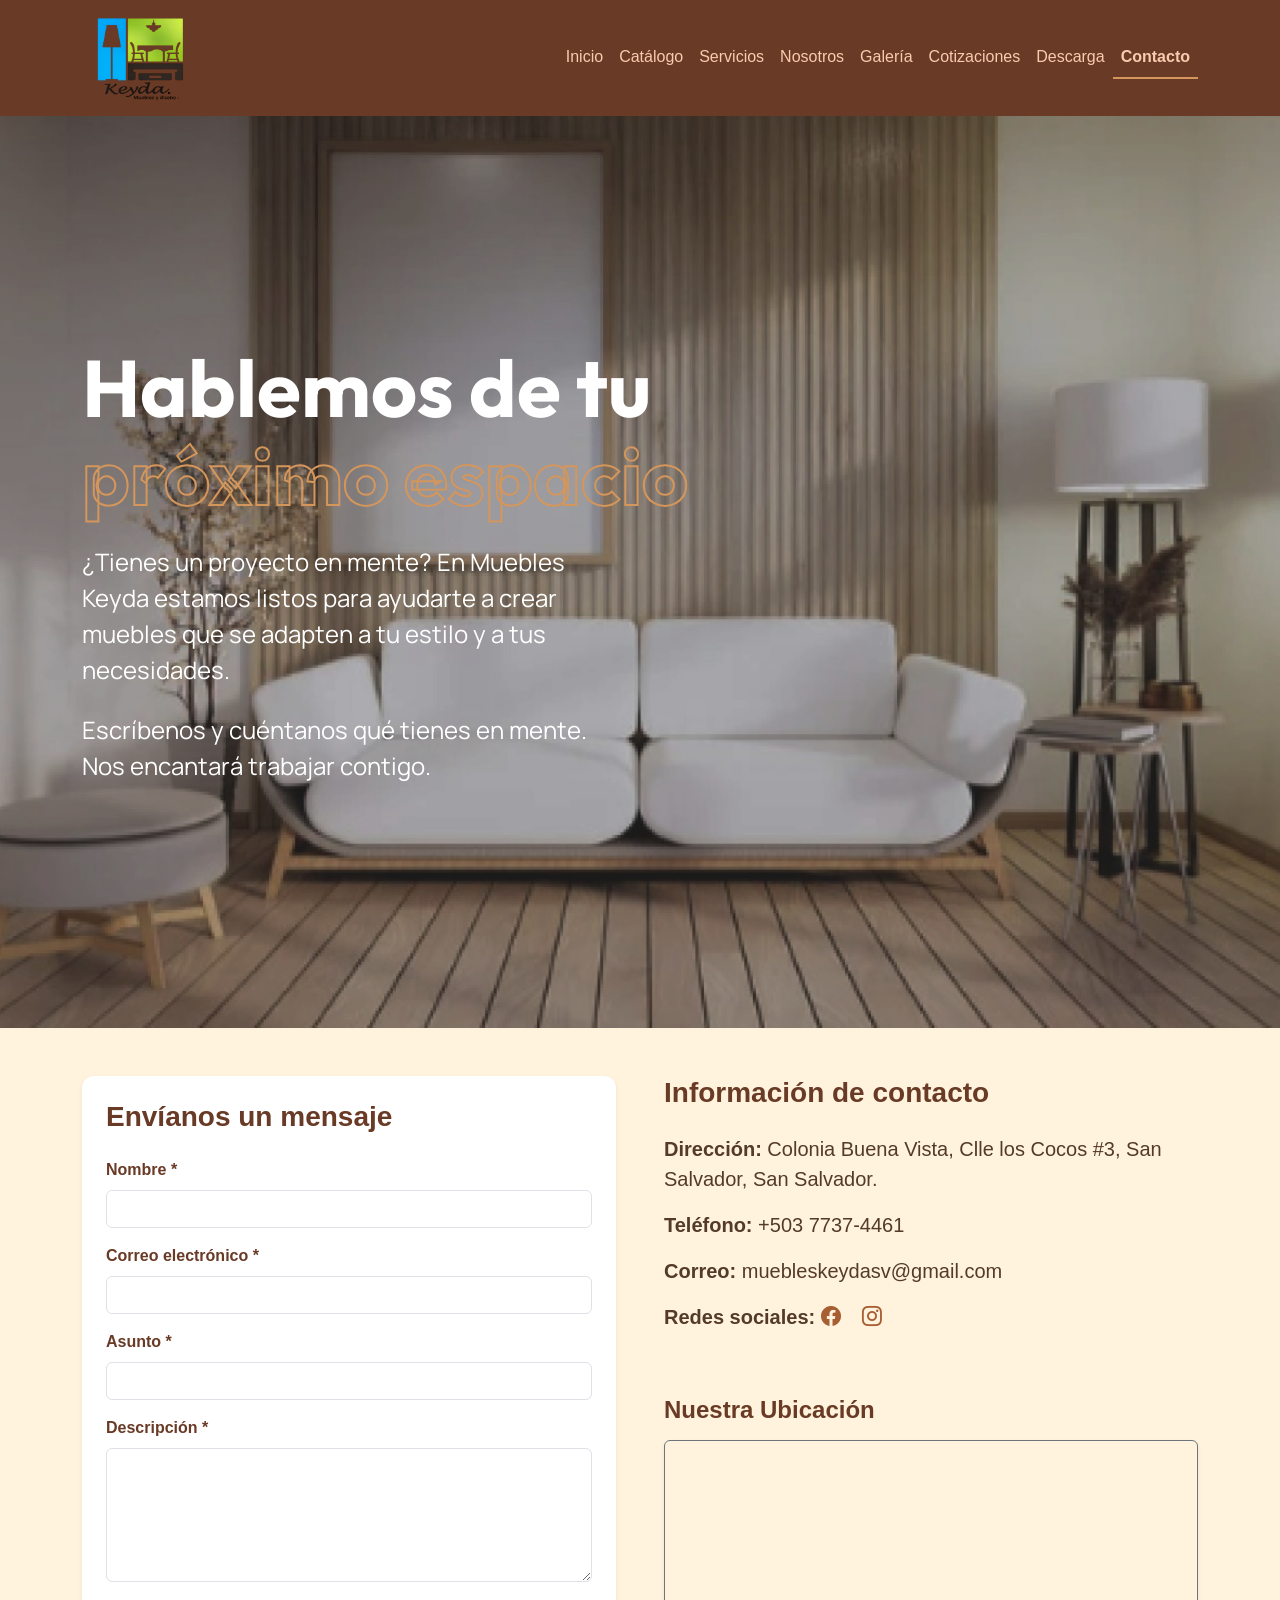
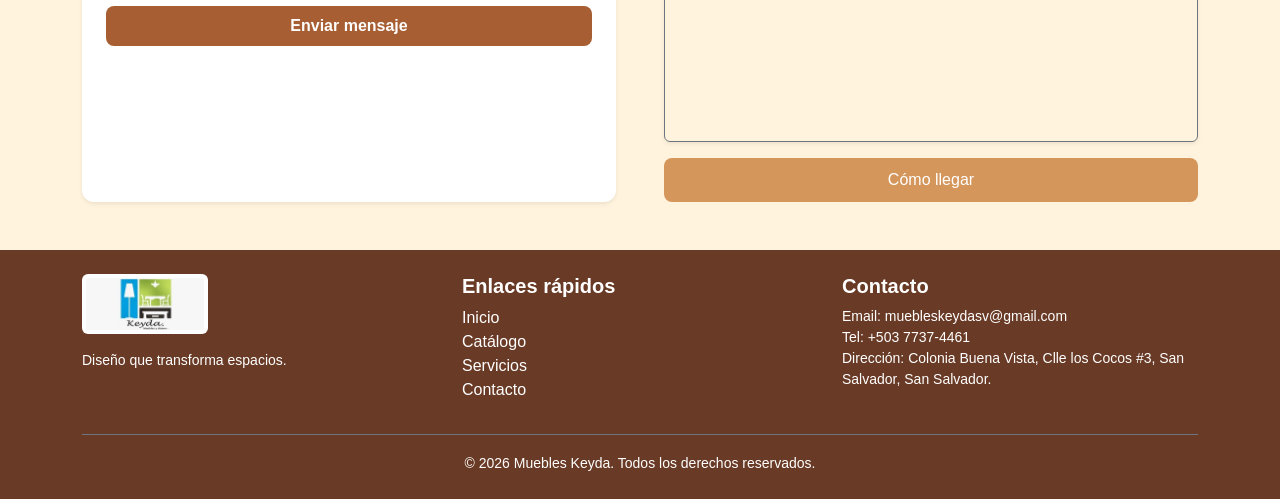
<file: contacto.html>
﻿<!DOCTYPE html>
<html lang="es">
<head>
    <meta charset="UTF-8">
    <meta name="viewport" content="width=device-width, initial-scale=1.0">
    <title>Muebles Keyda - Contacto</title>
    <!-- Bootstrap CSS -->
    <link href="https://cdn.jsdelivr.net/npm/bootstrap@5.3.0/dist/css/bootstrap.min.css" rel="stylesheet">
    <link rel="stylesheet" href="https://cdn.jsdelivr.net/npm/bootstrap-icons@1.11.1/font/bootstrap-icons.css">
    <link rel="stylesheet" href="css/styles.css">
</head>
<body class="bg-crema">

    <!-- Header / Navbar -->
    <header>
        <nav class="navbar navbar-expand-lg navbar-custom">
            <div class="container">
                <a class="navbar-brand" href="index.html">
                    <img src="imgs/logo_transparent.png" alt="Logo Muebles Keyda" height="90">
                </a>
                <button class="navbar-toggler" type="button" data-bs-toggle="collapse" data-bs-target="#navbarNav" aria-controls="navbarNav" aria-expanded="false" aria-label="Toggle navigation">
                    <span class="navbar-toggler-icon"></span>
                </button>
                <div class="collapse navbar-collapse justify-content-end" id="navbarNav">
                    <ul class="navbar-nav">
                        <li class="nav-item"><a class="nav-link" href="index.html">Inicio</a></li>
                        <li class="nav-item"><a class="nav-link" href="catalogo.html">Catálogo</a></li>
                        <li class="nav-item"><a class="nav-link" href="servicios.html">Servicios</a></li>
                        <li class="nav-item"><a class="nav-link" href="nosotros.html">Nosotros</a></li>
                        <li class="nav-item"><a class="nav-link" href="galeria.html">Galería</a></li>
                        <li class="nav-item"><a class="nav-link" href="cotizaciones.html">Cotizaciones</a></li>
                        <li class="nav-item"><a class="nav-link" href="descarga.html">Descarga</a></li>
                        <li class="nav-item"><a class="nav-link active" href="contacto.html">Contacto</a></li>
                    </ul>
                </div>
            </div>
        </nav>
    </header>

    <main>
        <!-- Hero -->
        <section class="hero-section" style="background-image: url('imgs/contacto/con1.png'); padding: 180px 0; background-position: center;">
            <div class="hero-overlay" style="background-color: rgba(0,0,0,0.2);"></div>
            <div class="container hero-content py-5 text-start">
                <div class="col-md-9 col-lg-7">
                    <h1 class="hero-title-responsive fw-bold font-outfit text-white mb-4" style="line-height: 1.1;">
                        Hablemos de tu<br>
                        <span style="color: transparent; -webkit-text-stroke: 2px #d5965b;">próximo espacio</span>
                    </h1>
                    <p class="hero-subtitle-responsive font-manrope text-white mb-4" style="max-width: 550px;">
                        ¿Tienes un proyecto en mente? En Muebles Keyda estamos listos para ayudarte a crear muebles que se adapten a tu estilo y a tus necesidades.
                    </p>
                    <p class="hero-subtitle-responsive font-manrope text-white" style="max-width: 550px;">
                        Escríbenos y cuéntanos qué tienes en mente.<br>Nos encantará trabajar contigo.
                    </p>
                </div>
            </div>
        </section>

        <!-- Formulario y Contacto -->
        <section class="py-5">
            <div class="container">
                <div class="row g-5">
                    
                    <!-- Formulario -->
                    <div class="col-lg-6">
                        <div class="card card-custom p-4 border-0 shadow-sm bg-beige h-100">
                            <h3 class="text-primario fw-bold mb-4">Envíanos un mensaje</h3>
                            <form id="contactForm" class="needs-validation" novalidate>
                                
                                <div class="mb-3">
                                    <label for="nombre_contacto" class="form-label text-primario fw-bold">Nombre *</label>
                                    <input type="text" class="form-control" id="nombre_contacto" name="nombre" required>
                                    <div class="invalid-feedback">Por favor ingrese su nombre.</div>
                                </div>
                                
                                <div class="mb-3">
                                    <label for="correo_contacto" class="form-label text-primario fw-bold">Correo electrónico *</label>
                                    <input type="email" class="form-control" id="correo_contacto" name="correo" required>
                                    <div class="invalid-feedback">Por favor ingrese un correo electrónico válido.</div>
                                </div>
                                
                                <div class="mb-3">
                                    <label for="asunto_contacto" class="form-label text-primario fw-bold">Asunto *</label>
                                    <input type="text" class="form-control" id="asunto_contacto" name="asunto" required>
                                    <div class="invalid-feedback">Por favor ingrese el asunto.</div>
                                </div>
                                
                                <div class="mb-4">
                                    <label for="descripcion_contacto" class="form-label text-primario fw-bold">Descripción *</label>
                                    <textarea class="form-control" id="descripcion_contacto" name="descripcion" rows="5" required></textarea>
                                    <div class="invalid-feedback">La descripción no puede estar vacía.</div>
                                </div>

                                <button type="submit" class="btn btn-primary-custom w-100 fw-bold py-2">Enviar mensaje</button>
                            </form>
                        </div>
                    </div>

                    <!-- Información de contacto y Mapa -->
                    <div class="col-lg-6">
                        <div class="h-100 d-flex flex-column">
                            <div class="mb-5">
                                <h3 class="text-primario fw-bold mb-4">Información de contacto</h3>
                                <ul class="list-unstyled text-texto fs-5">
                                    <li class="mb-3"><strong>Dirección:</strong> Colonia Buena Vista, Clle los Cocos #3, San Salvador, San Salvador.</li>
                                    <li class="mb-3"><strong>Teléfono:</strong> +503 7737-4461</li>
                                    <li class="mb-3"><strong>Correo:</strong> muebleskeydasv@gmail.com</li>
                                    <li class="mb-3">
                                        <strong>Redes sociales:</strong> 
                                        <a href="https://www.facebook.com/profile.php?id=100054485319591&mibextid=ZbWKwL" target="_blank" class="text-secundario text-decoration-none me-2 fs-5"><i class="bi bi-facebook"></i></a>
                                        <a href="https://www.instagram.com/muebleskeyda?stkn=MWNlaW5tdGlwZ205bQ==" target="_blank" class="text-secundario text-decoration-none mx-2 fs-5"><i class="bi bi-instagram"></i></a>
                                    </li>
                                </ul>
                            </div>
                            
                            <!-- Mapa -->
                            <div class="flex-grow-1">
                                <h4 class="text-primario fw-bold mb-3">Nuestra Ubicación</h4>
                                <div class="ratio ratio-16x9 rounded overflow-hidden shadow-sm border border-secondary mb-3">
                                    <iframe 
                                        src="https://www.google.com/maps/embed?pb=!1m14!1m8!1m3!1d15506.779435649416!2d-89.1862476!3d13.6804928!3m2!1i1024!2i768!4f13.1!3m3!1m2!1s0x8f63312096dc1aa3%3A0x891db5028f8fdca5!2sAv.%20Los%20Cocos%2C%20San%20Salvador!5e0!3m2!1ses!2ssv!4v1700000000000!5m2!1ses!2ssv" 
                                        width="600" 
                                        height="450" 
                                        style="border:0;" 
                                        allowfullscreen="" 
                                        loading="lazy" 
                                        referrerpolicy="no-referrer-when-downgrade"
                                        title="Ubicación de Muebles Keyda en Google Maps">
                                    </iframe>
                                </div>
                                <a href="https://www.google.com/maps/place/Av.+Los+Cocos,+San+Salvador/@13.6807352,-89.1859526,18z/data=!4m6!3m5!1s0x8f63312096dc1aa3:0x891db5028f8fdca5!8m2!3d13.6804928!4d-89.1862476!16s%2Fg%2F11h_ckvlh9?entry=ttu&g_ep=EgoyMDI2MDkxNS4wIKXMDSoASAFQAw%3D%3D" target="_blank" class="btn btn-secondary-custom w-100">Cómo llegar</a>
                            </div>
                        </div>
                    </div>

                </div>
            </div>
        </section>

    </main>

    <!-- Footer -->
    <footer class="py-4 mt-auto">
        <div class="container">
            <div class="row">
                <div class="col-md-4 mb-3 mb-md-0">
                    <img src="imgs/logo.png" alt="Logo Muebles Keyda" height="60" class="mb-3 bg-white rounded p-1">
                    <p class="small">Diseño que transforma espacios.</p>
                </div>
                <div class="col-md-4 mb-3 mb-md-0">
                    <h5 class="fw-bold">Enlaces rápidos</h5>
                    <ul class="list-unstyled">
                        <li><a href="index.html">Inicio</a></li>
                        <li><a href="catalogo.html">Catálogo</a></li>
                        <li><a href="servicios.html">Servicios</a></li>
                        <li><a href="contacto.html">Contacto</a></li>
                    </ul>
                </div>
                <div class="col-md-4">
                    <h5 class="fw-bold">Contacto</h5>
                    <ul class="list-unstyled small">
                        <li>Email: muebleskeydasv@gmail.com</li>
                        <li>Tel: +503 7737-4461</li>
                        <li>Dirección: Colonia Buena Vista, Clle los Cocos #3, San Salvador, San Salvador.</li>
                    </ul>
                </div>
            </div>
            <div class="text-center mt-3 pt-3 border-top border-secondary">
                <small>&copy; 2026 Muebles Keyda. Todos los derechos reservados.</small>
            </div>
        </div>
    </footer>

    <!-- Bootstrap JS -->
    <script src="https://cdn.jsdelivr.net/npm/bootstrap@5.3.0/dist/js/bootstrap.bundle.min.js"></script>
    <script src="js/main.js"></script>
</body>
</html>
</file>
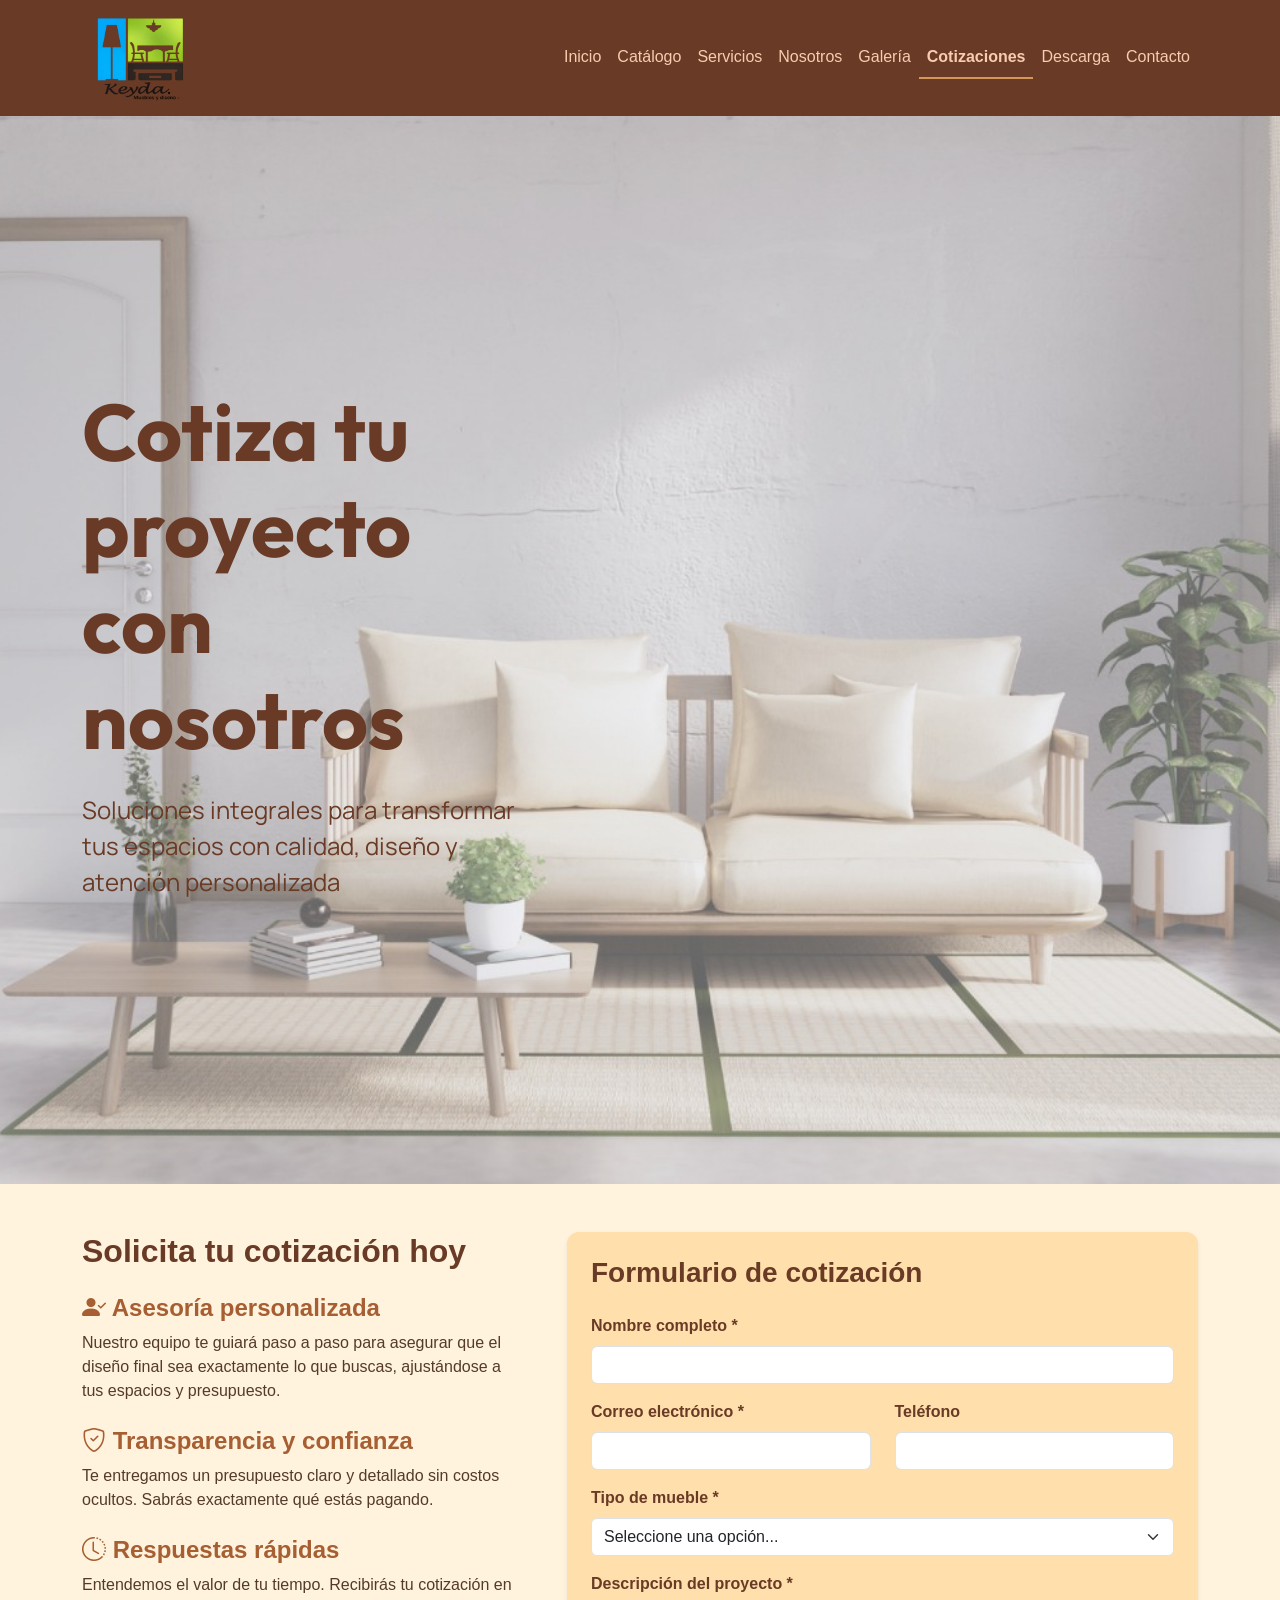
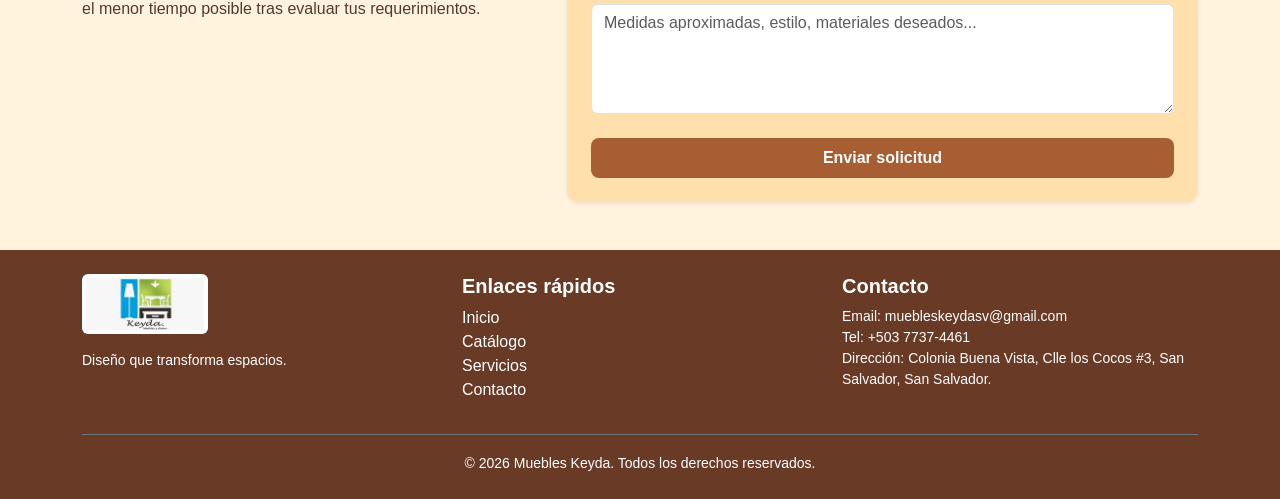
<file: cotizaciones.html>
﻿<!DOCTYPE html>
<html lang="es">
<head>
    <meta charset="UTF-8">
    <meta name="viewport" content="width=device-width, initial-scale=1.0">
    <title>Muebles Keyda - Cotizaciones</title>
    <!-- Bootstrap CSS -->
    <link href="https://cdn.jsdelivr.net/npm/bootstrap@5.3.0/dist/css/bootstrap.min.css" rel="stylesheet">
    <link rel="stylesheet" href="https://cdn.jsdelivr.net/npm/bootstrap-icons@1.11.1/font/bootstrap-icons.css">
    <link rel="stylesheet" href="css/styles.css">
</head>
<body class="bg-crema">

    <!-- Header / Navbar -->
    <header>
        <nav class="navbar navbar-expand-lg navbar-custom">
            <div class="container">
                <a class="navbar-brand" href="index.html">
                    <img src="imgs/logo_transparent.png" alt="Logo Muebles Keyda" height="90">
                </a>
                <button class="navbar-toggler" type="button" data-bs-toggle="collapse" data-bs-target="#navbarNav" aria-controls="navbarNav" aria-expanded="false" aria-label="Toggle navigation">
                    <span class="navbar-toggler-icon"></span>
                </button>
                <div class="collapse navbar-collapse justify-content-end" id="navbarNav">
                    <ul class="navbar-nav">
                        <li class="nav-item"><a class="nav-link" href="index.html">Inicio</a></li>
                        <li class="nav-item"><a class="nav-link" href="catalogo.html">Catálogo</a></li>
                        <li class="nav-item"><a class="nav-link" href="servicios.html">Servicios</a></li>
                        <li class="nav-item"><a class="nav-link" href="nosotros.html">Nosotros</a></li>
                        <li class="nav-item"><a class="nav-link" href="galeria.html">Galería</a></li>
                        <li class="nav-item"><a class="nav-link active" href="cotizaciones.html">Cotizaciones</a></li>
                        <li class="nav-item"><a class="nav-link" href="descarga.html">Descarga</a></li>
                        <li class="nav-item"><a class="nav-link" href="contacto.html">Contacto</a></li>
                    </ul>
                </div>
            </div>
        </nav>
    </header>

    <main>
        <!-- Hero -->
        <section class="hero-section" style="background-image: url('imgs/image.png'); padding: 220px 0; min-height: 70vh; display: flex; align-items: center; background-position: center;">
            <div class="hero-overlay" style="background-color: transparent;"></div>
            <div class="container hero-content py-5 text-start">
                <div class="col-md-7 col-lg-5">
                    <h1 class="hero-title-responsive fw-bold font-outfit text-primario mb-4" style="line-height: 1.2;">Cotiza tu<br>proyecto<br>con nosotros</h1>
                    <p class="hero-subtitle-responsive font-manrope" style="color: #693A25;">Soluciones integrales para transformar tus espacios con calidad, diseño y atención personalizada</p>
                </div>
            </div>
        </section>

        <!-- Contenido principal -->
        <section class="py-5">
            <div class="container">
                <div class="row g-5">
                    
                    <!-- Información -->
                    <div class="col-lg-5">
                        <h2 class="text-primario fw-bold mb-4">Solicita tu cotización hoy</h2>
                        
                        <div class="mb-4">
                            <h4 class="text-secundario fw-bold"><i class="bi bi-person-check-fill"></i> Asesoría personalizada</h4>
                            <p class="text-texto">Nuestro equipo te guiará paso a paso para asegurar que el diseño final sea exactamente lo que buscas, ajustándose a tus espacios y presupuesto.</p>
                        </div>
                        
                        <div class="mb-4">
                            <h4 class="text-secundario fw-bold"><i class="bi bi-shield-check"></i> Transparencia y confianza</h4>
                            <p class="text-texto">Te entregamos un presupuesto claro y detallado sin costos ocultos. Sabrás exactamente qué estás pagando.</p>
                        </div>
                        
                        <div class="mb-4">
                            <h4 class="text-secundario fw-bold"><i class="bi bi-clock-history"></i> Respuestas rápidas</h4>
                            <p class="text-texto">Entendemos el valor de tu tiempo. Recibirás tu cotización en el menor tiempo posible tras evaluar tus requerimientos.</p>
                        </div>
                    </div>

                    <!-- Formulario -->
                    <div class="col-lg-7">
                        <div class="card card-custom p-4 border-0 shadow-sm" style="background-color: var(--color-beige);">
                            <h3 class="text-primario fw-bold mb-4">Formulario de cotización</h3>
                            <form id="cotizacionForm" class="needs-validation" novalidate>
                                
                                <div class="mb-3">
                                    <label for="nombre" class="form-label text-primario fw-bold">Nombre completo *</label>
                                    <input type="text" class="form-control" id="nombre" name="nombre" required>
                                    <div class="invalid-feedback">Por favor ingrese su nombre completo.</div>
                                </div>
                                
                                <div class="row">
                                    <div class="col-md-6 mb-3">
                                        <label for="correo" class="form-label text-primario fw-bold">Correo electrónico *</label>
                                        <input type="email" class="form-control" id="correo" name="correo" required>
                                        <div class="invalid-feedback">Por favor ingrese un correo válido.</div>
                                    </div>
                                    <div class="col-md-6 mb-3">
                                        <label for="telefono" class="form-label text-primario fw-bold">Teléfono</label>
                                        <input type="tel" class="form-control" id="telefono" name="telefono">
                                    </div>
                                </div>
                                
                                <div class="mb-3">
                                    <label for="tipo_mueble" class="form-label text-primario fw-bold">Tipo de mueble *</label>
                                    <select class="form-select" id="tipo_mueble" name="tipo_mueble" required>
                                        <option value="" selected disabled>Seleccione una opción...</option>
                                        <option value="Cocina">Cocina</option>
                                        <option value="Closet">Closet</option>
                                        <option value="Sala">Sala / Centro de TV</option>
                                        <option value="Baño">Mueble de baño</option>
                                        <option value="Oficina">Escritorio / Oficina</option>
                                        <option value="Otro">Otro diseño personalizado</option>
                                    </select>
                                    <div class="invalid-feedback">Por favor seleccione el tipo de mueble.</div>
                                </div>
                                
                                <div class="mb-4">
                                    <label for="descripcion" class="form-label text-primario fw-bold">Descripción del proyecto *</label>
                                    <textarea class="form-control" id="descripcion" name="descripcion" rows="4" placeholder="Medidas aproximadas, estilo, materiales deseados..." required></textarea>
                                    <div class="invalid-feedback">Por favor brinde una descripción de su proyecto.</div>
                                </div>

                                <button type="submit" class="btn btn-primary-custom w-100 fw-bold py-2">Enviar solicitud</button>
                            </form>
                        </div>
                    </div>
                    
                </div>
            </div>
        </section>

    </main>

    <!-- Footer -->
    <footer class="py-4 mt-auto">
        <div class="container">
            <div class="row">
                <div class="col-md-4 mb-3 mb-md-0">
                    <img src="imgs/logo.png" alt="Logo Muebles Keyda" height="60" class="mb-3 bg-white rounded p-1">
                    <p class="small">Diseño que transforma espacios.</p>
                </div>
                <div class="col-md-4 mb-3 mb-md-0">
                    <h5 class="fw-bold">Enlaces rápidos</h5>
                    <ul class="list-unstyled">
                        <li><a href="index.html">Inicio</a></li>
                        <li><a href="catalogo.html">Catálogo</a></li>
                        <li><a href="servicios.html">Servicios</a></li>
                        <li><a href="contacto.html">Contacto</a></li>
                    </ul>
                </div>
                <div class="col-md-4">
                    <h5 class="fw-bold">Contacto</h5>
                    <ul class="list-unstyled small">
                        <li>Email: muebleskeydasv@gmail.com</li>
                        <li>Tel: +503 7737-4461</li>
                        <li>Dirección: Colonia Buena Vista, Clle los Cocos #3, San Salvador, San Salvador.</li>
                    </ul>
                </div>
            </div>
            <div class="text-center mt-3 pt-3 border-top border-secondary">
                <small>&copy; 2026 Muebles Keyda. Todos los derechos reservados.</small>
            </div>
        </div>
    </footer>

    <!-- Bootstrap JS -->
    <script src="https://cdn.jsdelivr.net/npm/bootstrap@5.3.0/dist/js/bootstrap.bundle.min.js"></script>
    <script src="js/main.js"></script>
</body>
</html>
</file>
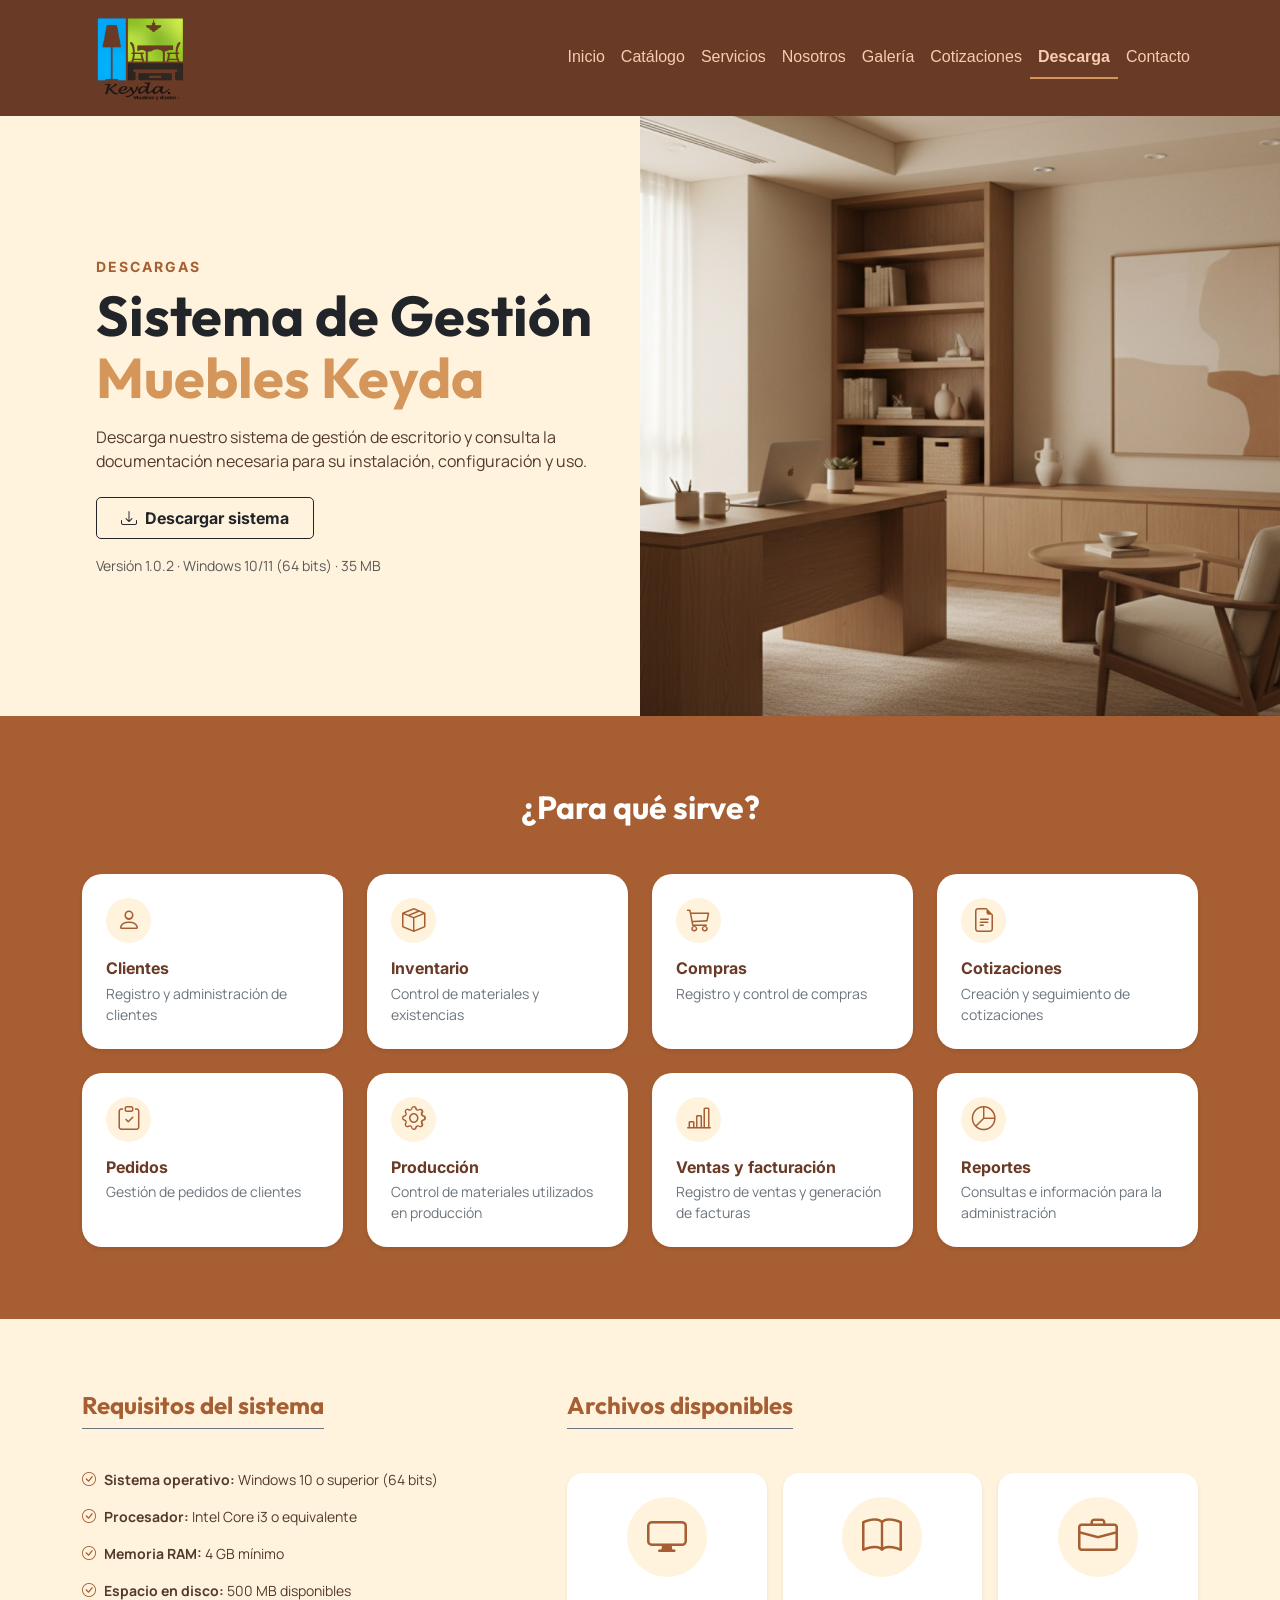
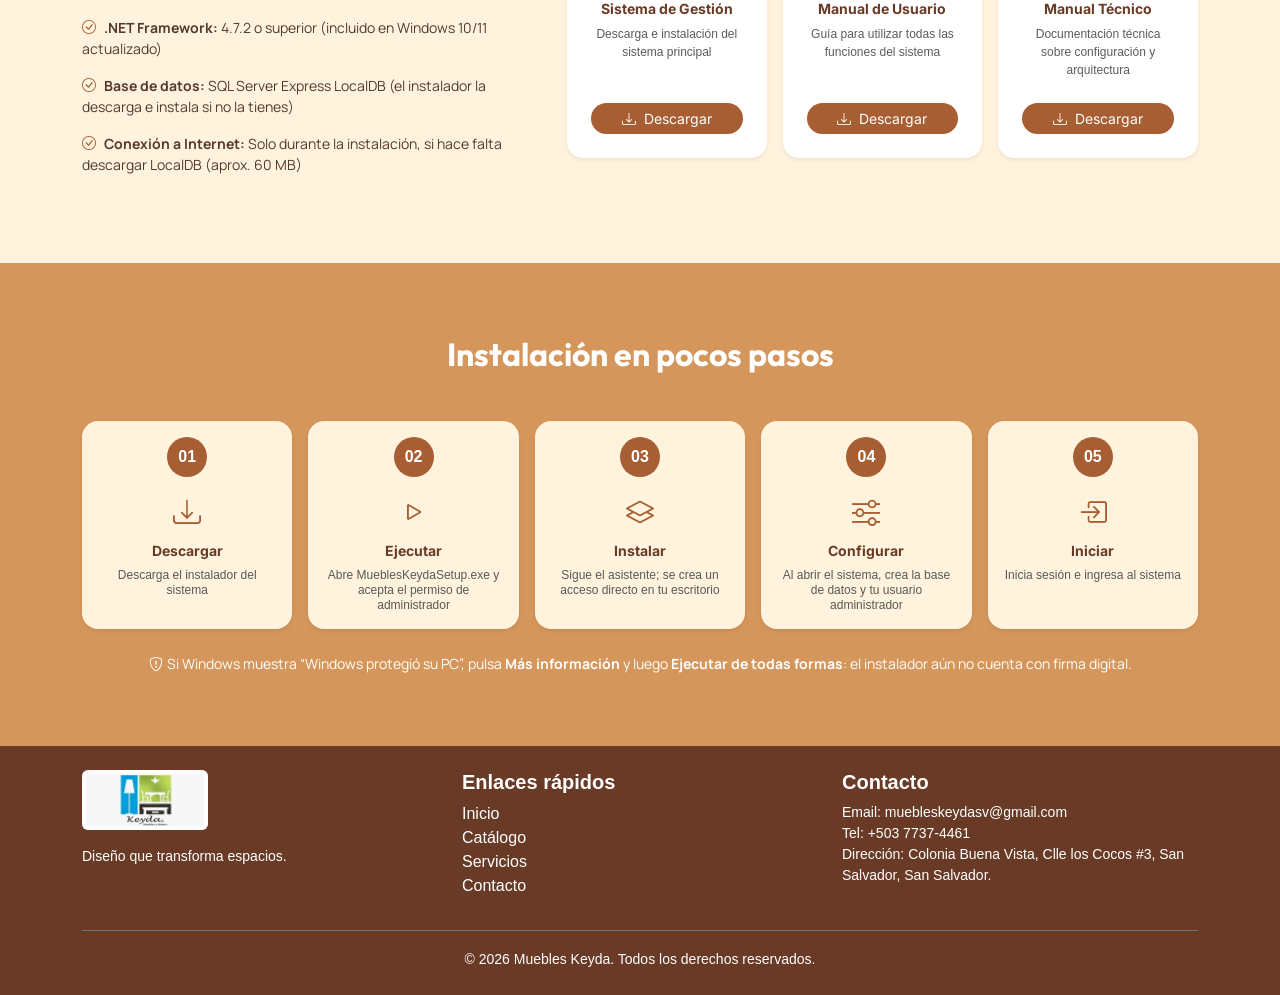
<file: descarga.html>
﻿<!DOCTYPE html>
<html lang="es">
<head>
    <meta charset="UTF-8">
    <meta name="viewport" content="width=device-width, initial-scale=1.0">
    <title>Muebles Keyda - Descarga</title>
    <!-- Bootstrap CSS -->
    <link href="https://cdn.jsdelivr.net/npm/bootstrap@5.3.0/dist/css/bootstrap.min.css" rel="stylesheet">
    <link rel="stylesheet" href="https://cdn.jsdelivr.net/npm/bootstrap-icons@1.11.1/font/bootstrap-icons.css">
    <link rel="stylesheet" href="css/styles.css">
</head>
<body>

    <!-- Header / Navbar -->
    <header>
        <nav class="navbar navbar-expand-lg navbar-custom">
            <div class="container">
                <a class="navbar-brand" href="index.html">
                    <img src="imgs/logo_transparent.png" alt="Logo Muebles Keyda" height="90">
                </a>
                <button class="navbar-toggler" type="button" data-bs-toggle="collapse" data-bs-target="#navbarNav" aria-controls="navbarNav" aria-expanded="false" aria-label="Toggle navigation">
                    <span class="navbar-toggler-icon"></span>
                </button>
                <div class="collapse navbar-collapse justify-content-end" id="navbarNav">
                    <ul class="navbar-nav">
                        <li class="nav-item"><a class="nav-link" href="index.html">Inicio</a></li>
                        <li class="nav-item"><a class="nav-link" href="catalogo.html">Catálogo</a></li>
                        <li class="nav-item"><a class="nav-link" href="servicios.html">Servicios</a></li>
                        <li class="nav-item"><a class="nav-link" href="nosotros.html">Nosotros</a></li>
                        <li class="nav-item"><a class="nav-link" href="galeria.html">Galería</a></li>
                        <li class="nav-item"><a class="nav-link" href="cotizaciones.html">Cotizaciones</a></li>
                        <li class="nav-item"><a class="nav-link active" href="descarga.html">Descarga</a></li>
                        <li class="nav-item"><a class="nav-link" href="contacto.html">Contacto</a></li>
                    </ul>
                </div>
            </div>
        </nav>
    </header>

    <main>
        <!-- Hero -->
        <section class="bg-crema">
            <div class="container-fluid p-0">
                <div class="row g-0 align-items-center">
                    <div class="col-md-6 px-5 py-5 text-start">
                        <div class="ps-md-5">
                            <p class="text-secundario fw-bold mb-2 font-inter small" style="letter-spacing: 2px;">DESCARGAS</p>
                            <h1 class="display-4 fw-bold font-outfit mb-3" style="line-height: 1.1;">
                                <span class="text-dark">Sistema de Gestión</span><br>
                                <span style="color: #d5965b;">Muebles Keyda</span>
                            </h1>
                            <p class="font-manrope fs-6 mb-4 text-texto" style="max-width: 500px;">
                                Descarga nuestro sistema de gestión de escritorio y consulta la documentación necesaria para su instalación, configuración y uso.
                            </p>
                            <a href="https://github.com/AdrianRosa21/keydaApp/releases/latest/download/MueblesKeydaSetup.exe" class="btn btn-outline-dark font-inter fw-bold px-4 py-2" style="border-radius: 5px;" download><i class="bi bi-download me-2"></i>Descargar sistema</a>
                            <p class="small text-muted font-manrope mt-3 mb-0">Versión 1.0.2 &middot; Windows 10/11 (64 bits) &middot; 35 MB</p>
                        </div>
                    </div>
                    <div class="col-md-6">
                        <img src="imgs/descarga/d1.png" alt="Sistema Keyda" class="img-fluid w-100 img-cover" style="height: 600px;">
                    </div>
                </div>
            </div>
        </section>

        <!-- ¿Para qué sirve? -->
        <section class="py-5" style="background-color: #A65E32;">
            <div class="container py-4">
                <h2 class="text-center text-white fw-bold mb-5 font-outfit">¿Para qué sirve?</h2>
                <div class="row g-4">
                    <div class="col-md-3">
                        <div class="bg-white p-4 h-100 shadow-sm" style="border-radius: 20px;">
                            <div class="rounded-circle bg-crema d-inline-flex align-items-center justify-content-center mb-3" style="width: 45px; height: 45px;"><i class="bi bi-person text-secundario fs-4"></i></div>
                            <h6 class="text-primario fw-bold font-inter mb-1">Clientes</h6>
                            <p class="small text-secondary mb-0 font-manrope">Registro y administración de clientes</p>
                        </div>
                    </div>
                    <div class="col-md-3">
                        <div class="bg-white p-4 h-100 shadow-sm" style="border-radius: 20px;">
                            <div class="rounded-circle bg-crema d-inline-flex align-items-center justify-content-center mb-3" style="width: 45px; height: 45px;"><i class="bi bi-box-seam text-secundario fs-4"></i></div>
                            <h6 class="text-primario fw-bold font-inter mb-1">Inventario</h6>
                            <p class="small text-secondary mb-0 font-manrope">Control de materiales y existencias</p>
                        </div>
                    </div>
                    <div class="col-md-3">
                        <div class="bg-white p-4 h-100 shadow-sm" style="border-radius: 20px;">
                            <div class="rounded-circle bg-crema d-inline-flex align-items-center justify-content-center mb-3" style="width: 45px; height: 45px;"><i class="bi bi-cart3 text-secundario fs-4"></i></div>
                            <h6 class="text-primario fw-bold font-inter mb-1">Compras</h6>
                            <p class="small text-secondary mb-0 font-manrope">Registro y control de compras</p>
                        </div>
                    </div>
                    <div class="col-md-3">
                        <div class="bg-white p-4 h-100 shadow-sm" style="border-radius: 20px;">
                            <div class="rounded-circle bg-crema d-inline-flex align-items-center justify-content-center mb-3" style="width: 45px; height: 45px;"><i class="bi bi-file-earmark-text text-secundario fs-4"></i></div>
                            <h6 class="text-primario fw-bold font-inter mb-1">Cotizaciones</h6>
                            <p class="small text-secondary mb-0 font-manrope">Creación y seguimiento de cotizaciones</p>
                        </div>
                    </div>
                    <div class="col-md-3">
                        <div class="bg-white p-4 h-100 shadow-sm" style="border-radius: 20px;">
                            <div class="rounded-circle bg-crema d-inline-flex align-items-center justify-content-center mb-3" style="width: 45px; height: 45px;"><i class="bi bi-clipboard-check text-secundario fs-4"></i></div>
                            <h6 class="text-primario fw-bold font-inter mb-1">Pedidos</h6>
                            <p class="small text-secondary mb-0 font-manrope">Gestión de pedidos de clientes</p>
                        </div>
                    </div>
                    <div class="col-md-3">
                        <div class="bg-white p-4 h-100 shadow-sm" style="border-radius: 20px;">
                            <div class="rounded-circle bg-crema d-inline-flex align-items-center justify-content-center mb-3" style="width: 45px; height: 45px;"><i class="bi bi-gear text-secundario fs-4"></i></div>
                            <h6 class="text-primario fw-bold font-inter mb-1">Producción</h6>
                            <p class="small text-secondary mb-0 font-manrope">Control de materiales utilizados en producción</p>
                        </div>
                    </div>
                    <div class="col-md-3">
                        <div class="bg-white p-4 h-100 shadow-sm" style="border-radius: 20px;">
                            <div class="rounded-circle bg-crema d-inline-flex align-items-center justify-content-center mb-3" style="width: 45px; height: 45px;"><i class="bi bi-bar-chart-line text-secundario fs-4"></i></div>
                            <h6 class="text-primario fw-bold font-inter mb-1">Ventas y facturación</h6>
                            <p class="small text-secondary mb-0 font-manrope">Registro de ventas y generación de facturas</p>
                        </div>
                    </div>
                    <div class="col-md-3">
                        <div class="bg-white p-4 h-100 shadow-sm" style="border-radius: 20px;">
                            <div class="rounded-circle bg-crema d-inline-flex align-items-center justify-content-center mb-3" style="width: 45px; height: 45px;"><i class="bi bi-pie-chart text-secundario fs-4"></i></div>
                            <h6 class="text-primario fw-bold font-inter mb-1">Reportes</h6>
                            <p class="small text-secondary mb-0 font-manrope">Consultas e información para la administración</p>
                        </div>
                    </div>
                </div>
            </div>
        </section>

        <!-- Requisitos y Descargas -->
        <section class="bg-crema py-5">
            <div class="container py-4">
                <div class="row g-5">
                    <!-- Requisitos -->
                    <div class="col-md-5">
                        <h4 class="text-secundario fw-bold mb-4 font-outfit border-bottom border-secondary d-inline-block pb-2">Requisitos del sistema</h4>
                        <ul class="list-unstyled font-manrope text-texto mt-3 small">
                            <li class="mb-3"><i class="bi bi-check-circle text-secundario me-2"></i><strong>Sistema operativo:</strong> Windows 10 o superior (64 bits)</li>
                            <li class="mb-3"><i class="bi bi-check-circle text-secundario me-2"></i><strong>Procesador:</strong> Intel Core i3 o equivalente</li>
                            <li class="mb-3"><i class="bi bi-check-circle text-secundario me-2"></i><strong>Memoria RAM:</strong> 4 GB mínimo</li>
                            <li class="mb-3"><i class="bi bi-check-circle text-secundario me-2"></i><strong>Espacio en disco:</strong> 500 MB disponibles</li>
                            <li class="mb-3"><i class="bi bi-check-circle text-secundario me-2"></i><strong>.NET Framework:</strong> 4.7.2 o superior (incluido en Windows 10/11 actualizado)</li>
                            <li class="mb-3"><i class="bi bi-check-circle text-secundario me-2"></i><strong>Base de datos:</strong> SQL Server Express LocalDB (el instalador la descarga e instala si no la tienes)</li>
                            <li class="mb-3"><i class="bi bi-check-circle text-secundario me-2"></i><strong>Conexión a Internet:</strong> Solo durante la instalación, si hace falta descargar LocalDB (aprox. 60 MB)</li>
                        </ul>
                    </div>
                    <!-- Archivos disponibles -->
                    <div class="col-md-7">
                        <h4 class="text-secundario fw-bold mb-4 font-outfit border-bottom border-secondary d-inline-block pb-2">Archivos disponibles</h4>
                        <div class="row g-3 mt-1">
                            <div class="col-sm-4 text-center">
                                <div class="bg-white p-4 rounded-4 shadow-sm h-100 d-flex flex-column justify-content-between">
                                    <div>
                                        <div class="rounded-circle bg-crema d-inline-flex align-items-center justify-content-center mb-4 mx-auto" style="width: 80px; height: 80px;"><i class="bi bi-display text-secundario fs-1"></i></div>
                                        <h6 class="fw-bold text-primario font-inter small">Sistema de Gestión</h6>
                                        <p class="text-muted" style="font-size: 0.75rem;">Descarga e instalación del sistema principal</p>
                                    </div>
                                    <a href="https://github.com/AdrianRosa21/keydaApp/releases/latest/download/MueblesKeydaSetup.exe" class="btn btn-sm text-white mt-2 font-inter rounded-pill w-100" style="background-color: #A65E32;" download><i class="bi bi-download me-1"></i> Descargar</a>
                                </div>
                            </div>
                            <div class="col-sm-4 text-center">
                                <div class="bg-white p-4 rounded-4 shadow-sm h-100 d-flex flex-column justify-content-between">
                                    <div>
                                        <div class="rounded-circle bg-crema d-inline-flex align-items-center justify-content-center mb-4 mx-auto" style="width: 80px; height: 80px;"><i class="bi bi-book text-secundario fs-1"></i></div>
                                        <h6 class="fw-bold text-primario font-inter small">Manual de Usuario</h6>
                                        <p class="text-muted" style="font-size: 0.75rem;">Guía para utilizar todas las funciones del sistema</p>
                                    </div>
                                    <a href="descargas/Manual-Usuario-Muebles-Keyda.pdf" class="btn btn-sm text-white mt-2 font-inter rounded-pill w-100" style="background-color: #A65E32;" download><i class="bi bi-download me-1"></i> Descargar</a>
                                </div>
                            </div>
                            <div class="col-sm-4 text-center">
                                <div class="bg-white p-4 rounded-4 shadow-sm h-100 d-flex flex-column justify-content-between">
                                    <div>
                                        <div class="rounded-circle bg-crema d-inline-flex align-items-center justify-content-center mb-4 mx-auto" style="width: 80px; height: 80px;"><i class="bi bi-briefcase text-secundario fs-1"></i></div>
                                        <h6 class="fw-bold text-primario font-inter small">Manual Técnico</h6>
                                        <p class="text-muted" style="font-size: 0.75rem;">Documentación técnica sobre configuración y arquitectura</p>
                                    </div>
                                    <a href="descargas/Manual-Tecnico-Muebles-Keyda.pdf" class="btn btn-sm text-white mt-2 font-inter rounded-pill w-100" style="background-color: #A65E32;" download><i class="bi bi-download me-1"></i> Descargar</a>
                                </div>
                            </div>
                        </div>
                    </div>
                </div>
            </div>
        </section>

        <!-- Pasos de instalación -->
        <section class="py-5" style="background-color: #d5965b;">
            <div class="container py-4">
                <h2 class="text-center text-white fw-bold mb-5 font-outfit">Instalación en pocos pasos</h2>
                <div class="row g-3 justify-content-center text-center">
                    <div class="col">
                        <div class="bg-crema p-3 rounded-4 shadow-sm h-100">
                            <div class="bg-secundario text-white rounded-circle d-inline-flex align-items-center justify-content-center mb-3" style="width: 40px; height: 40px; font-weight: bold;">01</div>
                            <i class="bi bi-download d-block text-secundario fs-3 mb-2"></i>
                            <h6 class="fw-bold font-inter text-primario small">Descargar</h6>
                            <p class="text-muted mb-0 lh-sm" style="font-size: 0.75rem;">Descarga el instalador del sistema</p>
                        </div>
                    </div>
                    <div class="col">
                        <div class="bg-crema p-3 rounded-4 shadow-sm h-100">
                            <div class="bg-secundario text-white rounded-circle d-inline-flex align-items-center justify-content-center mb-3" style="width: 40px; height: 40px; font-weight: bold;">02</div>
                            <i class="bi bi-play d-block text-secundario fs-3 mb-2"></i>
                            <h6 class="fw-bold font-inter text-primario small">Ejecutar</h6>
                            <p class="text-muted mb-0 lh-sm" style="font-size: 0.75rem;">Abre MueblesKeydaSetup.exe y acepta el permiso de administrador</p>
                        </div>
                    </div>
                    <div class="col">
                        <div class="bg-crema p-3 rounded-4 shadow-sm h-100">
                            <div class="bg-secundario text-white rounded-circle d-inline-flex align-items-center justify-content-center mb-3" style="width: 40px; height: 40px; font-weight: bold;">03</div>
                            <i class="bi bi-layers d-block text-secundario fs-3 mb-2"></i>
                            <h6 class="fw-bold font-inter text-primario small">Instalar</h6>
                            <p class="text-muted mb-0 lh-sm" style="font-size: 0.75rem;">Sigue el asistente; se crea un acceso directo en tu escritorio</p>
                        </div>
                    </div>
                    <div class="col">
                        <div class="bg-crema p-3 rounded-4 shadow-sm h-100">
                            <div class="bg-secundario text-white rounded-circle d-inline-flex align-items-center justify-content-center mb-3" style="width: 40px; height: 40px; font-weight: bold;">04</div>
                            <i class="bi bi-sliders text-secundario d-block fs-3 mb-2"></i>
                            <h6 class="fw-bold font-inter text-primario small">Configurar</h6>
                            <p class="text-muted mb-0 lh-sm" style="font-size: 0.75rem;">Al abrir el sistema, crea la base de datos y tu usuario administrador</p>
                        </div>
                    </div>
                    <div class="col">
                        <div class="bg-crema p-3 rounded-4 shadow-sm h-100">
                            <div class="bg-secundario text-white rounded-circle d-inline-flex align-items-center justify-content-center mb-3" style="width: 40px; height: 40px; font-weight: bold;">05</div>
                            <i class="bi bi-box-arrow-in-right d-block text-secundario fs-3 mb-2"></i>
                            <h6 class="fw-bold font-inter text-primario small">Iniciar</h6>
                            <p class="text-muted mb-0 lh-sm" style="font-size: 0.75rem;">Inicia sesión e ingresa al sistema</p>
                        </div>
                    </div>
                </div>
                <p class="text-center text-white small font-manrope mt-4 mb-0">
                    <i class="bi bi-shield-exclamation me-1"></i>Si Windows muestra “Windows protegió su PC”, pulsa <strong>Más información</strong> y luego <strong>Ejecutar de todas formas</strong>: el instalador aún no cuenta con firma digital.
                </p>
            </div>
        </section>
    </main>

    <!-- Footer -->
    <footer class="py-4 mt-auto">
        <div class="container">
            <div class="row">
                <div class="col-md-4 mb-3 mb-md-0">
                    <img src="imgs/logo.png" alt="Logo Muebles Keyda" height="60" class="mb-3 bg-white rounded p-1">
                    <p class="small">Diseño que transforma espacios.</p>
                </div>
                <div class="col-md-4 mb-3 mb-md-0">
                    <h5 class="fw-bold">Enlaces rápidos</h5>
                    <ul class="list-unstyled">
                        <li><a href="index.html">Inicio</a></li>
                        <li><a href="catalogo.html">Catálogo</a></li>
                        <li><a href="servicios.html">Servicios</a></li>
                        <li><a href="contacto.html">Contacto</a></li>
                    </ul>
                </div>
                <div class="col-md-4">
                    <h5 class="fw-bold">Contacto</h5>
                    <ul class="list-unstyled small">
                        <li>Email: muebleskeydasv@gmail.com</li>
                        <li>Tel: +503 7737-4461</li>
                        <li>Dirección: Colonia Buena Vista, Clle los Cocos #3, San Salvador, San Salvador.</li>
                    </ul>
                </div>
            </div>
            <div class="text-center mt-3 pt-3 border-top border-secondary">
                <small>&copy; 2026 Muebles Keyda. Todos los derechos reservados.</small>
            </div>
        </div>
    </footer>

    <!-- Bootstrap JS -->
    <script src="https://cdn.jsdelivr.net/npm/bootstrap@5.3.0/dist/js/bootstrap.bundle.min.js"></script>
    <script src="js/main.js"></script>
</body>
</html>
</file>
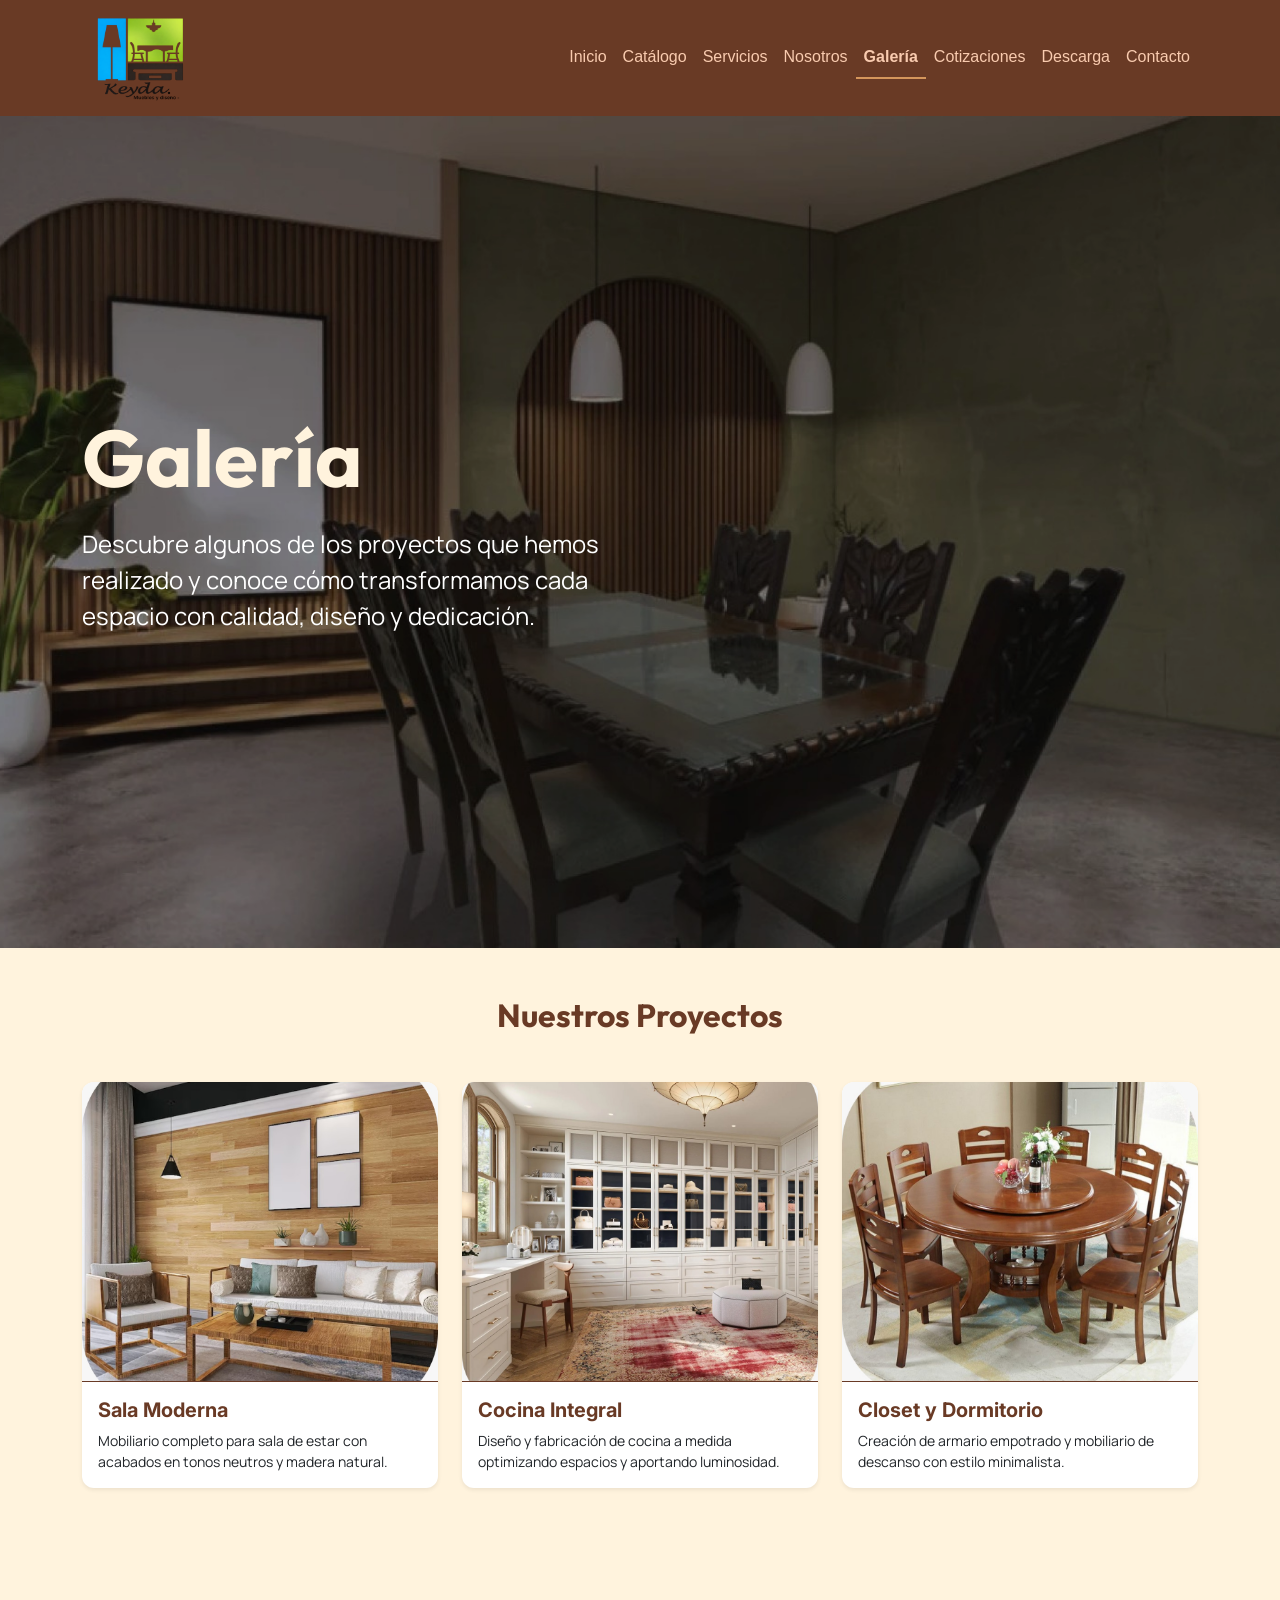
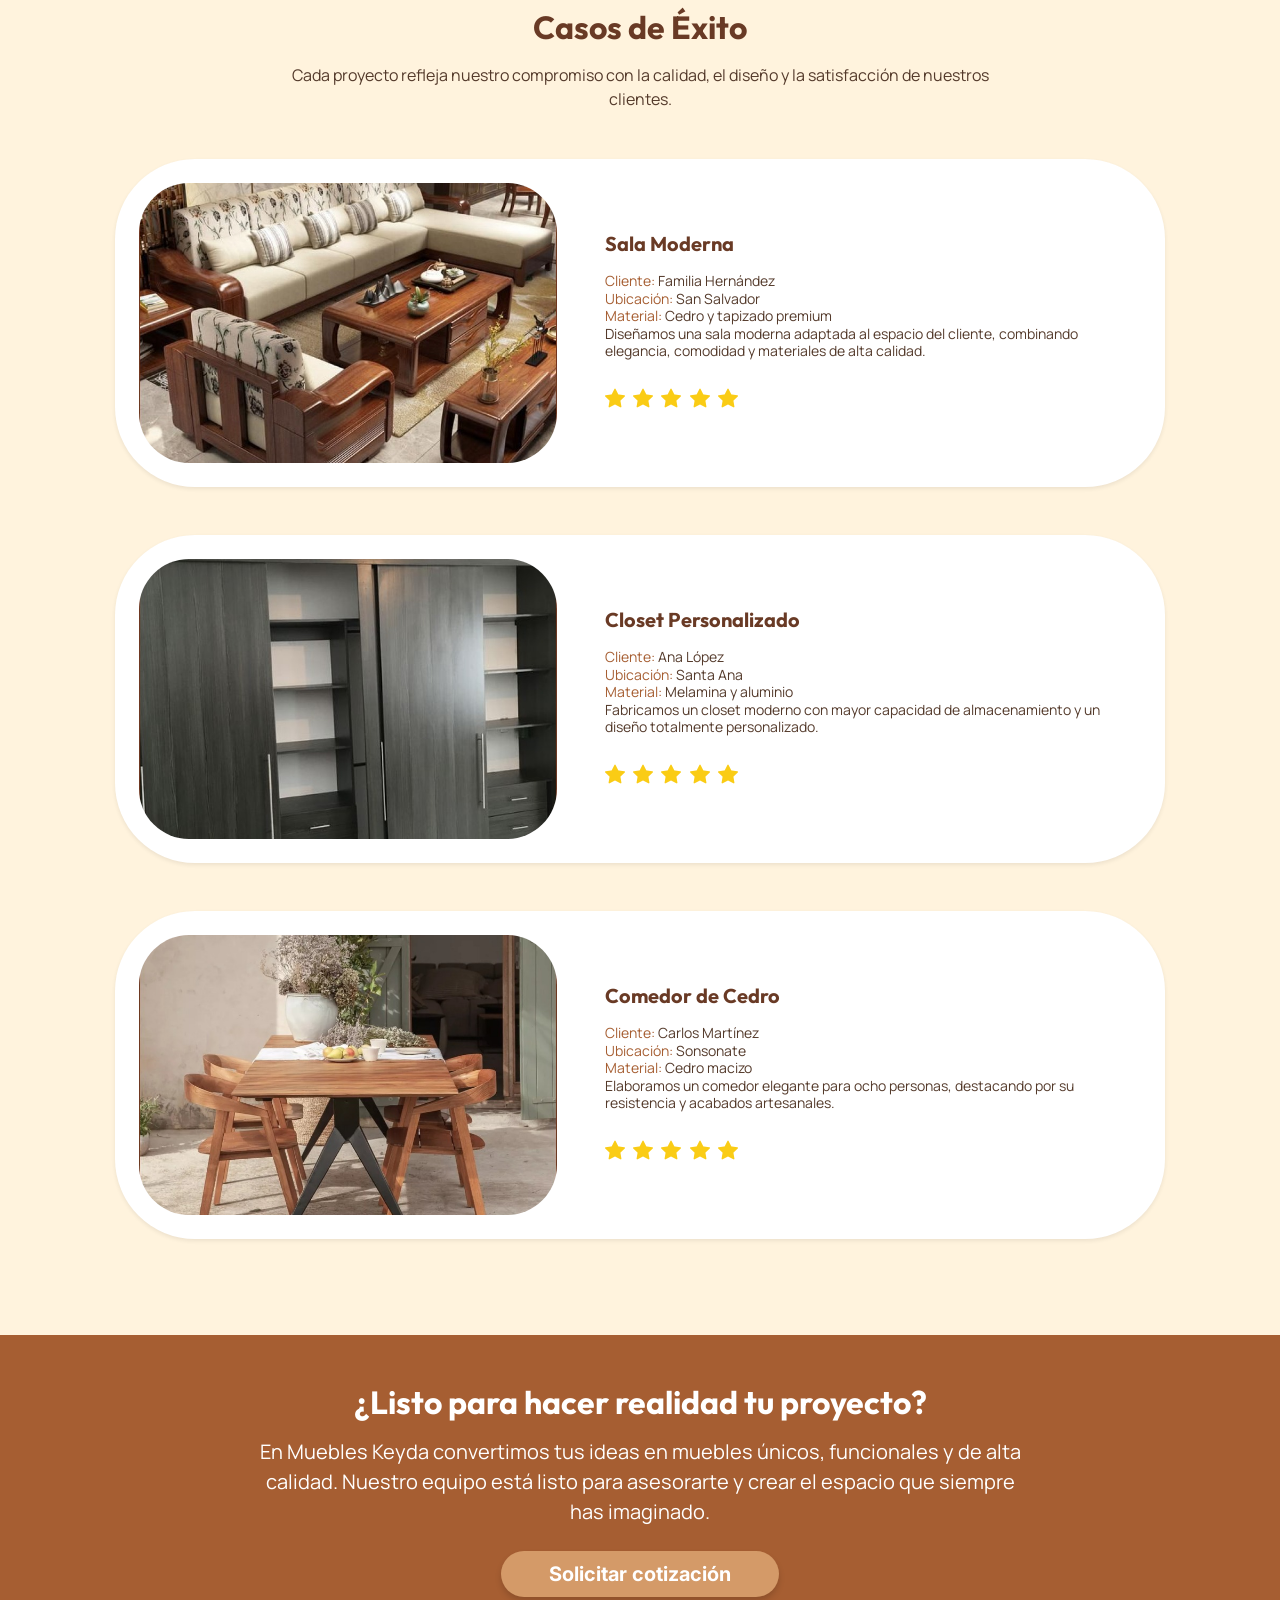
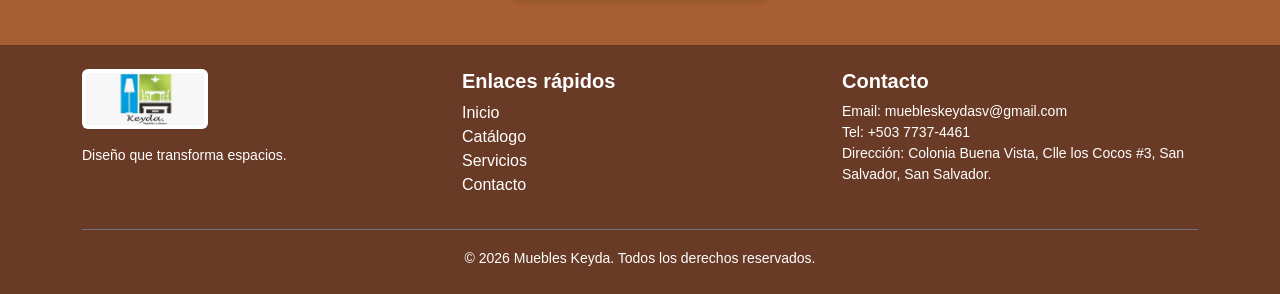
<file: galeria.html>
﻿<!DOCTYPE html>
<html lang="es">
<head>
    <meta charset="UTF-8">
    <meta name="viewport" content="width=device-width, initial-scale=1.0">
    <title>Muebles Keyda - Galería</title>
    <!-- Bootstrap CSS -->
    <link href="https://cdn.jsdelivr.net/npm/bootstrap@5.3.0/dist/css/bootstrap.min.css" rel="stylesheet">
    <link rel="stylesheet" href="https://cdn.jsdelivr.net/npm/bootstrap-icons@1.11.1/font/bootstrap-icons.css">
    <link rel="stylesheet" href="css/styles.css">
</head>
<body class="bg-crema">

    <!-- Header / Navbar -->
    <header>
        <nav class="navbar navbar-expand-lg navbar-custom">
            <div class="container">
                <a class="navbar-brand" href="index.html">
                    <img src="imgs/logo_transparent.png" alt="Logo Muebles Keyda" height="90">
                </a>
                <button class="navbar-toggler" type="button" data-bs-toggle="collapse" data-bs-target="#navbarNav" aria-controls="navbarNav" aria-expanded="false" aria-label="Toggle navigation">
                    <span class="navbar-toggler-icon"></span>
                </button>
                <div class="collapse navbar-collapse justify-content-end" id="navbarNav">
                    <ul class="navbar-nav">
                        <li class="nav-item"><a class="nav-link" href="index.html">Inicio</a></li>
                        <li class="nav-item"><a class="nav-link" href="catalogo.html">Catálogo</a></li>
                        <li class="nav-item"><a class="nav-link" href="servicios.html">Servicios</a></li>
                        <li class="nav-item"><a class="nav-link" href="nosotros.html">Nosotros</a></li>
                        <li class="nav-item"><a class="nav-link active" href="galeria.html">Galería</a></li>
                        <li class="nav-item"><a class="nav-link" href="cotizaciones.html">Cotizaciones</a></li>
                        <li class="nav-item"><a class="nav-link" href="descarga.html">Descarga</a></li>
                        <li class="nav-item"><a class="nav-link" href="contacto.html">Contacto</a></li>
                    </ul>
                </div>
            </div>
        </nav>
    </header>

    <main>
        <!-- Hero -->
        <section class="hero-section" style="background-image: url('imgs/galeriaimagen.png'); padding: 250px 0;">
            <div class="hero-overlay" style="background-color: rgba(0, 0, 0, 0.15);"></div>
            <div class="container hero-content py-5 text-start">
                <div class="col-md-8 col-lg-6">
                    <h1 class="hero-title-responsive fw-bold mb-4 font-outfit" style="color: var(--color-crema);">Galería</h1>
                    <p class="hero-subtitle-responsive font-manrope" style="color: var(--color-blanco); max-width: 650px;">Descubre algunos de los proyectos que hemos realizado y conoce cómo transformamos cada espacio con calidad, diseño y dedicación.</p>
                </div>
            </div>
        </section>

        <!-- Galería de Proyectos -->
        <section class="py-5">
            <div class="container">
                <h2 class="text-primario fw-bold mb-5 text-center font-outfit">Nuestros Proyectos</h2>
                
                <div class="row g-4">
                    <div class="col-md-6 col-lg-4">
                        <div class="card card-custom h-100 border-0 shadow-sm">
                            <img src="imgs/galeria/gal2.png" class="card-img-top img-cover" alt="Proyecto de interiorismo" style="height: 300px;">
                            <div class="card-body bg-blanco">
                                <h5 class="card-title text-primario fw-bold font-inter">Sala Moderna</h5>
                                <p class="card-text text-texto small font-manrope">Mobiliario completo para sala de estar con acabados en tonos neutros y madera natural.</p>
                            </div>
                        </div>
                    </div>
                    <div class="col-md-6 col-lg-4">
                        <div class="card card-custom h-100 border-0 shadow-sm">
                            <img src="imgs/galeria/gal3.png" class="card-img-top img-cover" alt="Proyecto de cocina" style="height: 300px;">
                            <div class="card-body bg-blanco">
                                <h5 class="card-title text-primario fw-bold font-inter">Cocina Integral</h5>
                                <p class="card-text text-texto small font-manrope">Diseño y fabricación de cocina a medida optimizando espacios y aportando luminosidad.</p>
                            </div>
                        </div>
                    </div>
                    <div class="col-md-6 col-lg-4">
                        <div class="card card-custom h-100 border-0 shadow-sm">
                            <img src="imgs/galeria/gal4.png" class="card-img-top img-cover" alt="Proyecto de habitación" style="height: 300px;">
                            <div class="card-body bg-blanco">
                                <h5 class="card-title text-primario fw-bold font-inter">Closet y Dormitorio</h5>
                                <p class="card-text text-texto small font-manrope">Creación de armario empotrado y mobiliario de descanso con estilo minimalista.</p>
                            </div>
                        </div>
                    </div>
                </div>
            </div>
        </section>

        <!-- Casos de Exito -->
        <section class="py-5 bg-crema">
            <div class="container py-4">
                <h2 class="text-primario fw-bold text-center mb-3 font-outfit">Casos de Éxito</h2>
                <p class="text-center font-manrope mb-5 mx-auto" style="max-width: 700px; color: var(--color-texto);">Cada proyecto refleja nuestro compromiso con la calidad, el diseño y la satisfacción de nuestros clientes.</p>

                <div class="bg-white shadow-sm mb-5 p-4 d-flex align-items-center mx-auto" style="border-radius: 80px; max-width: 1050px;">
                    <div class="row w-100 align-items-center m-0">
                        <div class="col-md-5 p-0 text-center">
                            <img src="imgs/mueblessala/ms1.png" class="img-fluid img-cover" style="border-radius: 50px; height: 280px; width: 100%;">
                        </div>
                        <div class="col-md-7 ps-md-5 mt-4 mt-md-0">
                            <h5 class="text-primario fw-bold mb-3 font-outfit">Sala Moderna</h5>
                            <div class="text-texto font-manrope small mb-4 lh-sm">
                                <span style="color: var(--color-secundario);">Cliente:</span> Familia Hernández<br>
                                <span style="color: var(--color-secundario);">Ubicación:</span> San Salvador<br>
                                <span style="color: var(--color-secundario);">Material:</span> Cedro y tapizado premium<br>
                                Diseñamos una sala moderna adaptada al espacio del cliente, combinando elegancia, comodidad y materiales de alta calidad.
                            </div>
                            <div style="color: #FACC15;">
                                <i class="bi bi-star-fill fs-5 me-1"></i>
                                <i class="bi bi-star-fill fs-5 me-1"></i>
                                <i class="bi bi-star-fill fs-5 me-1"></i>
                                <i class="bi bi-star-fill fs-5 me-1"></i>
                                <i class="bi bi-star-fill fs-5"></i>
                            </div>
                        </div>
                    </div>
                </div>

                <div class="bg-white shadow-sm mb-5 p-4 d-flex align-items-center mx-auto" style="border-radius: 80px; max-width: 1050px;">
                    <div class="row w-100 align-items-center m-0">
                        <div class="col-md-5 p-0 text-center">
                            <img src="imgs/closet/cl1.png" class="img-fluid img-cover" style="border-radius: 50px; height: 280px; width: 100%;">
                        </div>
                        <div class="col-md-7 ps-md-5 mt-4 mt-md-0">
                            <h5 class="text-primario fw-bold mb-3 font-outfit">Closet Personalizado</h5>
                            <div class="text-texto font-manrope small mb-4 lh-sm">
                                <span style="color: var(--color-secundario);">Cliente:</span> Ana López<br>
                                <span style="color: var(--color-secundario);">Ubicación:</span> Santa Ana<br>
                                <span style="color: var(--color-secundario);">Material:</span> Melamina y aluminio<br>
                                Fabricamos un closet moderno con mayor capacidad de almacenamiento y un diseño totalmente personalizado.
                            </div>
                            <div style="color: #FACC15;">
                                <i class="bi bi-star-fill fs-5 me-1"></i>
                                <i class="bi bi-star-fill fs-5 me-1"></i>
                                <i class="bi bi-star-fill fs-5 me-1"></i>
                                <i class="bi bi-star-fill fs-5 me-1"></i>
                                <i class="bi bi-star-fill fs-5"></i>
                            </div>
                        </div>
                    </div>
                </div>

                <div class="bg-white shadow-sm mb-4 p-4 d-flex align-items-center mx-auto" style="border-radius: 80px; max-width: 1050px;">
                    <div class="row w-100 align-items-center m-0">
                        <div class="col-md-5 p-0 text-center">
                            <img src="imgs/mesas/m1.png" class="img-fluid img-cover" style="border-radius: 50px; height: 280px; width: 100%;">
                        </div>
                        <div class="col-md-7 ps-md-5 mt-4 mt-md-0">
                            <h5 class="text-primario fw-bold mb-3 font-outfit">Comedor de Cedro</h5>
                            <div class="text-texto font-manrope small mb-4 lh-sm">
                                <span style="color: var(--color-secundario);">Cliente:</span> Carlos Martínez<br>
                                <span style="color: var(--color-secundario);">Ubicación:</span> Sonsonate<br>
                                <span style="color: var(--color-secundario);">Material:</span> Cedro macizo<br>
                                Elaboramos un comedor elegante para ocho personas, destacando por su resistencia y acabados artesanales.
                            </div>
                            <div style="color: #FACC15;">
                                <i class="bi bi-star-fill fs-5 me-1"></i>
                                <i class="bi bi-star-fill fs-5 me-1"></i>
                                <i class="bi bi-star-fill fs-5 me-1"></i>
                                <i class="bi bi-star-fill fs-5 me-1"></i>
                                <i class="bi bi-star-fill fs-5"></i>
                            </div>
                        </div>
                    </div>
                </div>

            </div>
        </section>

        <!-- CTA final -->
                <section class="bg-secundario py-5 text-center text-white">
            <div class="container" style="max-width: 800px;">
                <h2 class="fw-bold mb-3 font-outfit">¿Listo para hacer realidad tu proyecto?</h2>
                <p class="font-manrope fs-5 mb-4">En Muebles Keyda convertimos tus ideas en muebles únicos, funcionales y de alta calidad. Nuestro equipo está listo para asesorarte y crear el espacio que siempre has imaginado.</p>
                <a href="cotizaciones.html" class="btn btn-lg px-5 font-inter fw-bold" style="background-color: #D49A68; color: white; border-radius: 50px; border: none; box-shadow: 0 4px 6px rgba(0,0,0,0.15);">Solicitar cotización</a>
            </div>
        </section>

    </main>

    <!-- Footer -->
    <footer class="py-4 mt-auto">
        <div class="container">
            <div class="row">
                <div class="col-md-4 mb-3 mb-md-0">
                    <img src="imgs/logo.png" alt="Logo Muebles Keyda" height="60" class="mb-3 bg-white rounded p-1">
                    <p class="small">Diseño que transforma espacios.</p>
                </div>
                <div class="col-md-4 mb-3 mb-md-0">
                    <h5 class="fw-bold">Enlaces rápidos</h5>
                    <ul class="list-unstyled">
                        <li><a href="index.html">Inicio</a></li>
                        <li><a href="catalogo.html">Catálogo</a></li>
                        <li><a href="servicios.html">Servicios</a></li>
                        <li><a href="contacto.html">Contacto</a></li>
                    </ul>
                </div>
                <div class="col-md-4">
                    <h5 class="fw-bold">Contacto</h5>
                    <ul class="list-unstyled small">
                        <li>Email: muebleskeydasv@gmail.com</li>
                        <li>Tel: +503 7737-4461</li>
                        <li>Dirección: Colonia Buena Vista, Clle los Cocos #3, San Salvador, San Salvador.</li>
                    </ul>
                </div>
            </div>
            <div class="text-center mt-3 pt-3 border-top border-secondary">
                <small>&copy; 2026 Muebles Keyda. Todos los derechos reservados.</small>
            </div>
        </div>
    </footer>

    <!-- Bootstrap JS -->
    <script src="https://cdn.jsdelivr.net/npm/bootstrap@5.3.0/dist/js/bootstrap.bundle.min.js"></script>
    <script src="js/main.js"></script>
</body>
</html>
</file>
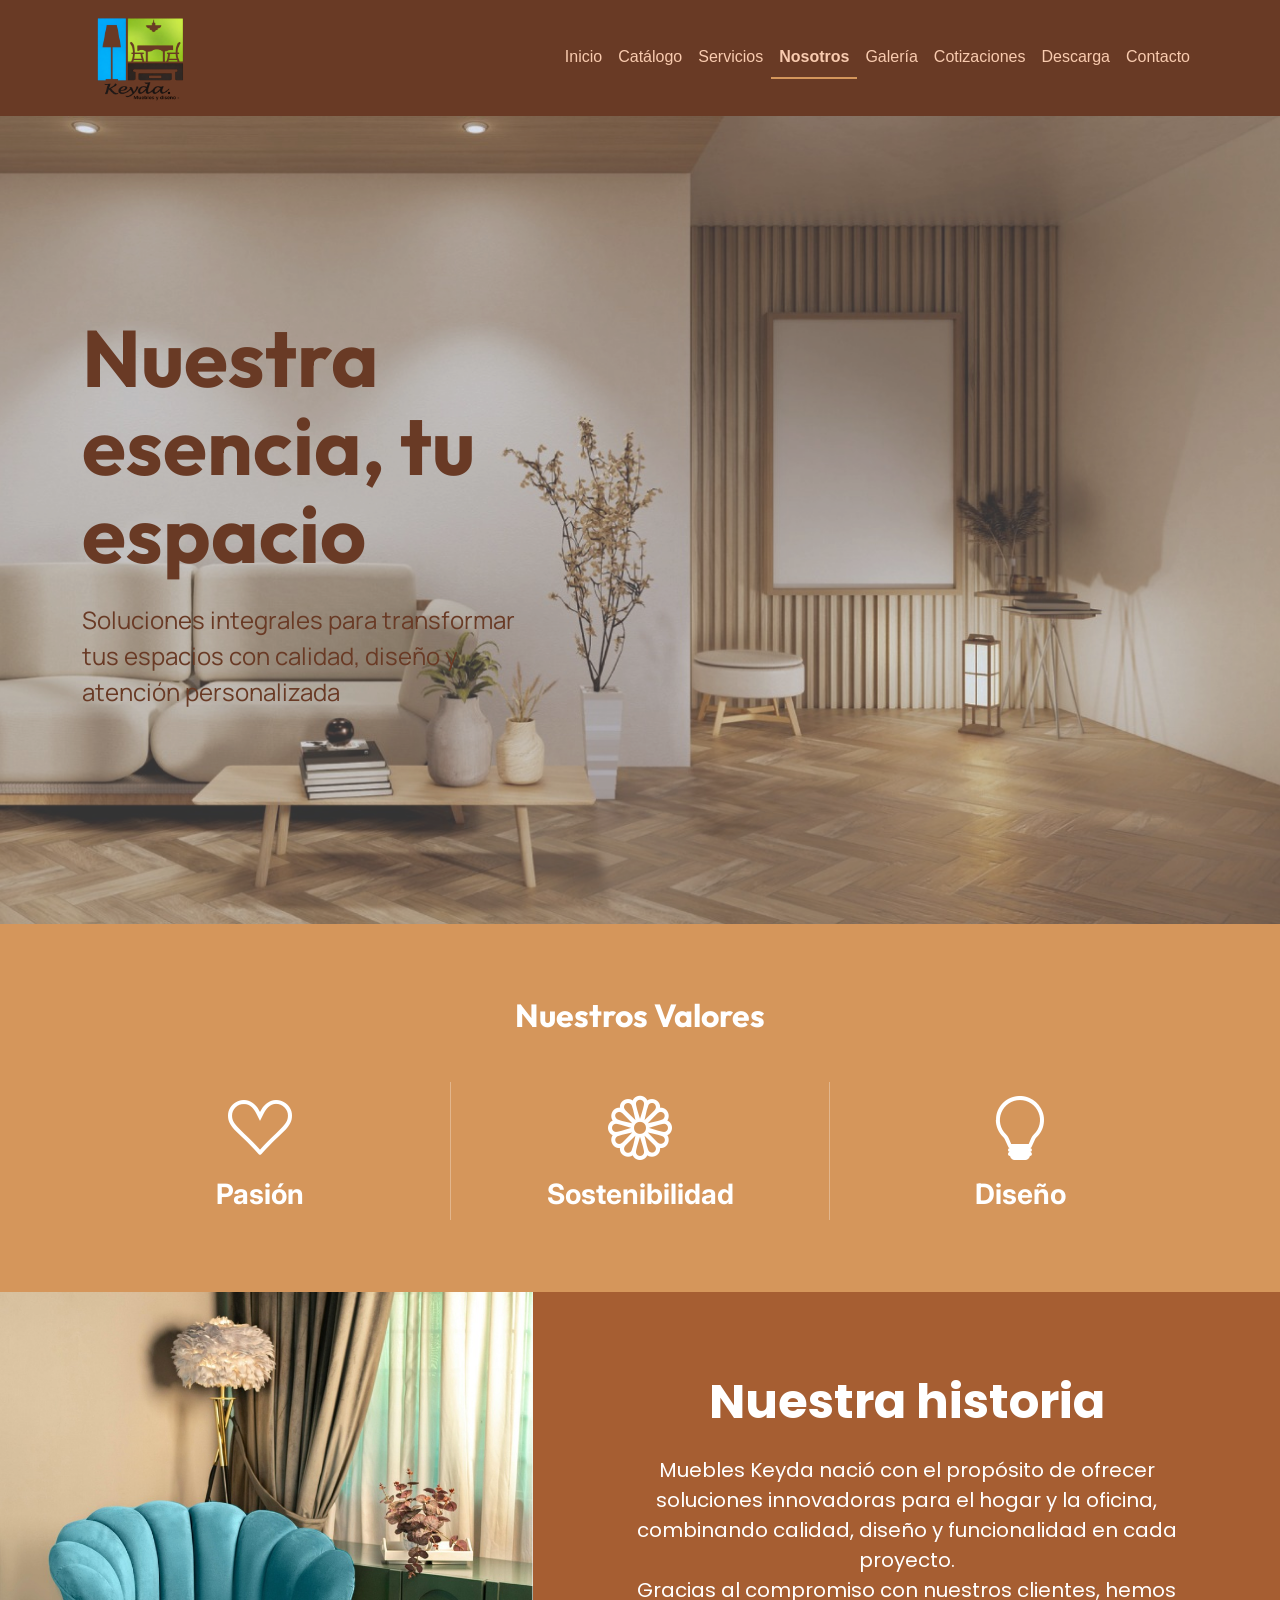
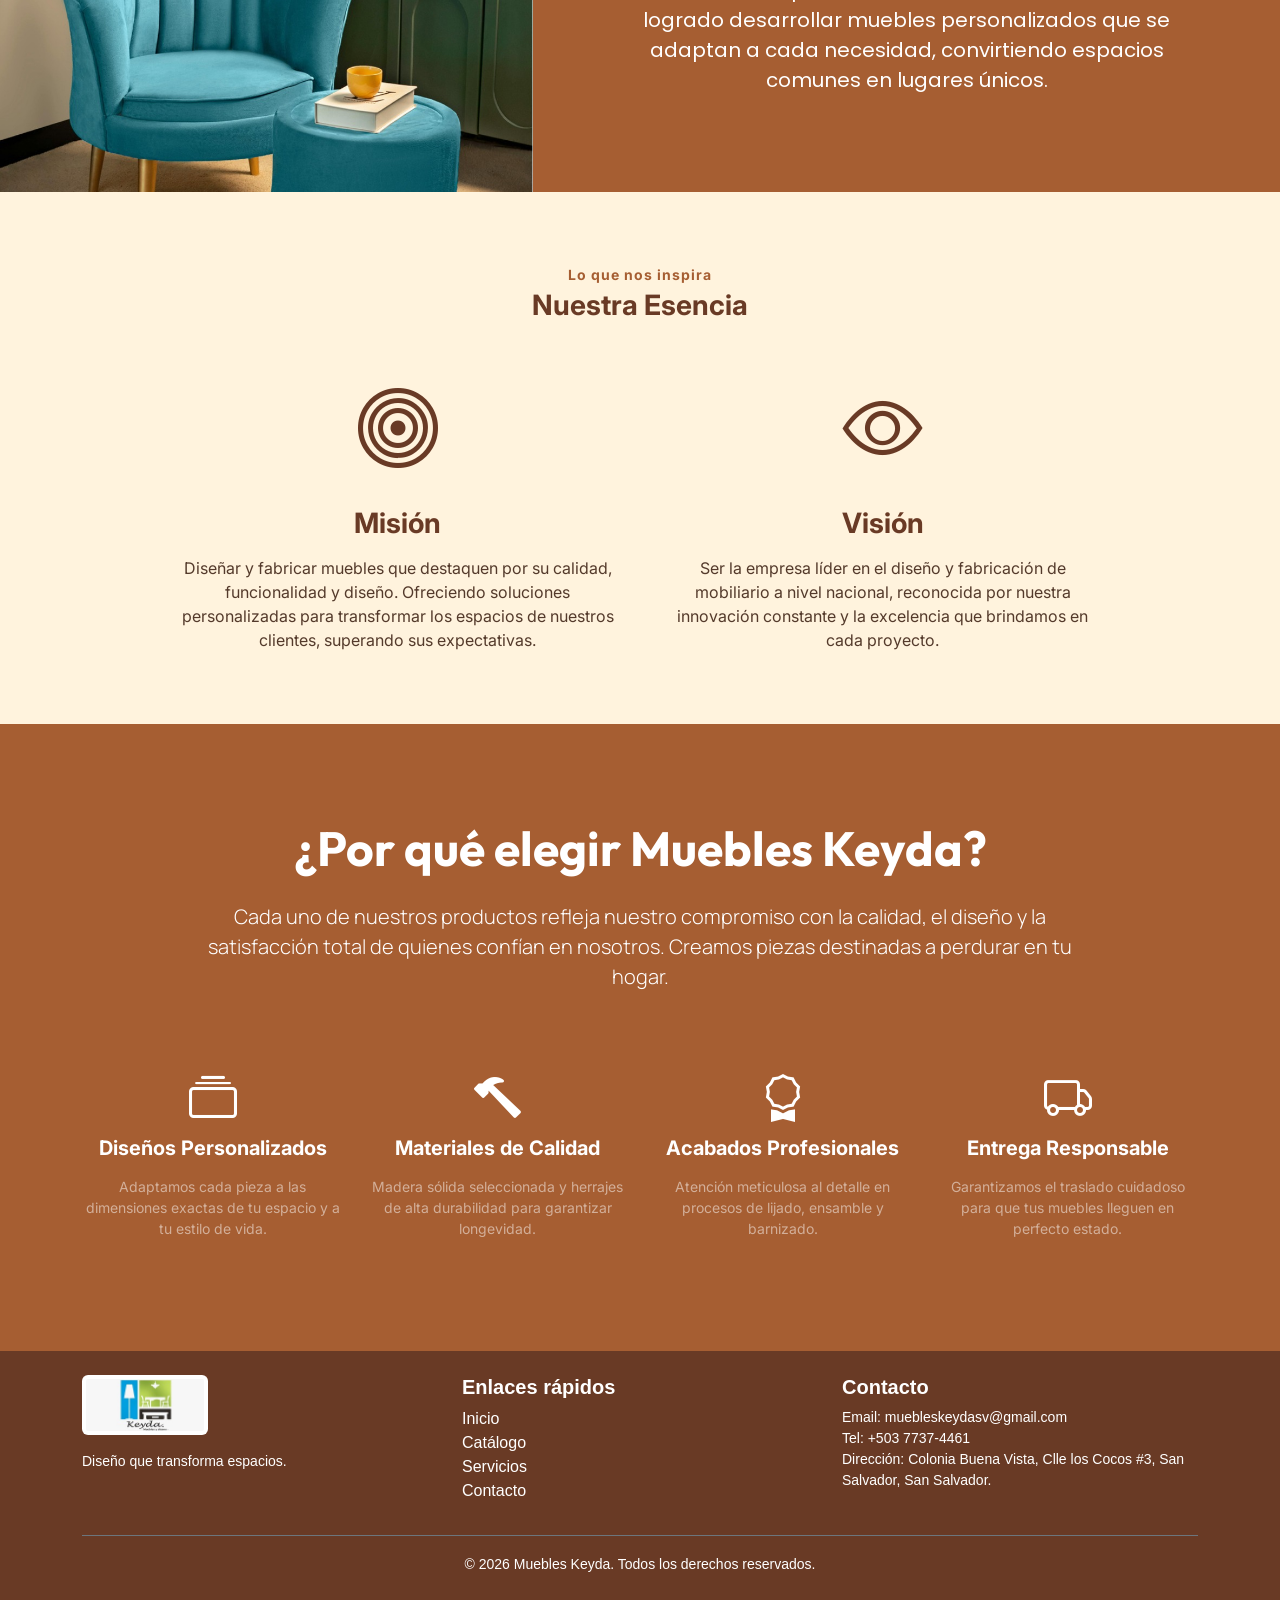
<file: nosotros.html>
﻿<!DOCTYPE html>
<html lang="es">
<head>
    <meta charset="UTF-8">
    <meta name="viewport" content="width=device-width, initial-scale=1.0">
    <title>Muebles Keyda - Nosotros</title>
    <!-- Bootstrap CSS -->
    <link href="https://cdn.jsdelivr.net/npm/bootstrap@5.3.0/dist/css/bootstrap.min.css" rel="stylesheet">
    <link rel="stylesheet" href="https://cdn.jsdelivr.net/npm/bootstrap-icons@1.11.1/font/bootstrap-icons.css">
    <link rel="stylesheet" href="css/styles.css">
</head>
<body>

    <!-- Header / Navbar -->
    <header>
        <nav class="navbar navbar-expand-lg navbar-custom">
            <div class="container">
                <a class="navbar-brand" href="index.html">
                    <img src="imgs/logo_transparent.png" alt="Logo Muebles Keyda" height="90">
                </a>
                <button class="navbar-toggler" type="button" data-bs-toggle="collapse" data-bs-target="#navbarNav" aria-controls="navbarNav" aria-expanded="false" aria-label="Toggle navigation">
                    <span class="navbar-toggler-icon"></span>
                </button>
                <div class="collapse navbar-collapse justify-content-end" id="navbarNav">
                    <ul class="navbar-nav">
                        <li class="nav-item"><a class="nav-link" href="index.html">Inicio</a></li>
                        <li class="nav-item"><a class="nav-link" href="catalogo.html">Catálogo</a></li>
                        <li class="nav-item"><a class="nav-link" href="servicios.html">Servicios</a></li>
                        <li class="nav-item"><a class="nav-link active" href="nosotros.html">Nosotros</a></li>
                        <li class="nav-item"><a class="nav-link" href="galeria.html">Galería</a></li>
                        <li class="nav-item"><a class="nav-link" href="cotizaciones.html">Cotizaciones</a></li>
                        <li class="nav-item"><a class="nav-link" href="descarga.html">Descarga</a></li>
                        <li class="nav-item"><a class="nav-link" href="contacto.html">Contacto</a></li>
                    </ul>
                </div>
            </div>
        </nav>
    </header>

    <main>
        <!-- Hero -->
        <section class="hero-section" style="background-image: url('imgs/Main.png'); padding: 150px 0; background-position: right center;">
            <div class="hero-overlay" style="background-color: rgba(255, 255, 255, 0.2);"></div>
            <div class="container hero-content py-5 text-start">
                <div class="col-md-8 col-lg-5">
                    <h1 class="hero-title-responsive fw-bold font-outfit text-primario mb-4" style="line-height: 1.1;">Nuestra<br>esencia, tu<br>espacio</h1>
                    <p class="hero-subtitle-responsive font-manrope" style="color: #693A25;">Soluciones integrales para transformar tus espacios con calidad, diseño y atención personalizada</p>
                </div>
            </div>
        </section>

        <!-- Valores -->
        <section class="bg-acento py-5 text-white">
            <div class="container text-center py-4">
                <h2 class="fw-bold mb-5 font-outfit">Nuestros Valores</h2>
                <div class="row g-4">
                    <div class="col-md-4">
                        <i class="bi bi-suit-heart text-white mb-3" style="font-size: 4rem;"></i>
                        <h3 class="fw-bold font-inter">Pasión</h3>
                    </div>
                    <div class="col-md-4" style="border-left: 1px solid rgba(255,255,255,0.3); border-right: 1px solid rgba(255,255,255,0.3);">
                        <i class="bi bi-flower1 text-white mb-3" style="font-size: 4rem;"></i>
                        <h3 class="fw-bold font-inter">Sostenibilidad</h3>
                    </div>
                    <div class="col-md-4">
                        <i class="bi bi-lightbulb text-white mb-3" style="font-size: 4rem;"></i>
                        <h3 class="fw-bold font-inter">Diseño</h3>
                    </div>
                </div>
            </div>
        </section>

        <!-- Nuestra Historia -->
        <section class="bg-secundario py-0">
            <div class="container-fluid p-0">
                <div class="row g-0 align-items-center">
                    <div class="col-md-5">
                        <img src="imgs/nosotros/n2.png" alt="Nuestra Historia" class="img-fluid w-100 img-cover" style="height: 500px;">
                    </div>
                    <div class="col-md-7 px-4 py-5 text-white d-flex align-items-center justify-content-center">
                        <div style="max-width: 550px; text-align: center; margin: 0 auto;">

                        <h2 class="fw-bold mb-4 font-poppins display-5">Nuestra historia</h2>
                        <p class="font-poppins fs-5 ">Muebles Keyda nació con el propósito de ofrecer soluciones innovadoras para el hogar y la oficina, combinando calidad, diseño y funcionalidad en cada proyecto.<br>Gracias al compromiso con nuestros clientes, hemos logrado desarrollar muebles personalizados que se adaptan a cada necesidad, convirtiendo espacios comunes en lugares únicos.</p>
                    
                        </div>
                    </div>
                </div>
            </div>
        </section>

        <!-- Misión y Visión -->
        <section class="bg-crema py-5 text-center">
            <div class="container py-4">
                <p class="text-secundario fw-bold mb-1 font-inter small" style="letter-spacing: 1px;">Lo que nos inspira</p>
                <h3 class="text-primario fw-bold mb-5 font-inter">Nuestra Esencia</h3>
                <div class="row g-5 justify-content-center">
                    <div class="col-md-5">
                        <i class="bi bi-bullseye text-primario mb-3 d-block" style="font-size: 5rem;"></i>
                        <h3 class="text-primario fw-bold mb-3 font-inter">Misión</h3>
                        <p class="text-texto font-inter mb-0">Diseñar y fabricar muebles que destaquen por su calidad, funcionalidad y diseño. Ofreciendo soluciones personalizadas para transformar los espacios de nuestros clientes, superando sus expectativas.</p>
                    </div>
                    <div class="col-md-5">
                        <i class="bi bi-eye text-primario mb-3 d-block" style="font-size: 5rem;"></i>
                        <h3 class="text-primario fw-bold mb-3 font-inter">Visión</h3>
                        <p class="text-texto font-inter mb-0">Ser la empresa líder en el diseño y fabricación de mobiliario a nivel nacional, reconocida por nuestra innovación constante y la excelencia que brindamos en cada proyecto.</p>
                    </div>
                </div>
            </div>
        </section>

        <!-- Por qué elegirnos -->
        <section class="bg-secundario py-5 text-center text-white">
            <div class="container py-5">
                <h2 class="fw-bold mb-4 font-outfit display-5">¿Por qué elegir Muebles Keyda?</h2>
                <p class="lead mb-5 mx-auto font-manrope" style="max-width: 900px;">Cada uno de nuestros productos refleja nuestro compromiso con la calidad, el diseño y la satisfacción total de quienes confían en nosotros. Creamos piezas destinadas a perdurar en tu hogar.</p>
                
                <div class="row g-4 mt-4">
                    <div class="col-md-3">
                        <i class="bi bi-collection text-white mb-3" style="font-size: 3rem;"></i>
                        <h5 class="fw-bold font-inter mb-3">Diseños Personalizados</h5>
                        <p class="font-inter small text-white-50">Adaptamos cada pieza a las dimensiones exactas de tu espacio y a tu estilo de vida.</p>
                    </div>
                    <div class="col-md-3">
                        <i class="bi bi-hammer text-white mb-3" style="font-size: 3rem;"></i>
                        <h5 class="fw-bold font-inter mb-3">Materiales de Calidad</h5>
                        <p class="font-inter small text-white-50">Madera sólida seleccionada y herrajes de alta durabilidad para garantizar longevidad.</p>
                    </div>
                    <div class="col-md-3">
                        <i class="bi bi-award text-white mb-3" style="font-size: 3rem;"></i>
                        <h5 class="fw-bold font-inter mb-3">Acabados Profesionales</h5>
                        <p class="font-inter small text-white-50">Atención meticulosa al detalle en procesos de lijado, ensamble y barnizado.</p>
                    </div>
                    <div class="col-md-3">
                        <i class="bi bi-truck text-white mb-3" style="font-size: 3rem;"></i>
                        <h5 class="fw-bold font-inter mb-3">Entrega Responsable</h5>
                        <p class="font-inter small text-white-50">Garantizamos el traslado cuidadoso para que tus muebles lleguen en perfecto estado.</p>
                    </div>
                </div>
            </div>
        </section>

    </main>

    <!-- Footer -->
    <footer class="py-4 mt-auto">
        <div class="container">
            <div class="row">
                <div class="col-md-4 mb-3 mb-md-0">
                    <img src="imgs/logo.png" alt="Logo Muebles Keyda" height="60" class="mb-3 bg-white rounded p-1">
                    <p class="small">Diseño que transforma espacios.</p>
                </div>
                <div class="col-md-4 mb-3 mb-md-0">
                    <h5 class="fw-bold">Enlaces rápidos</h5>
                    <ul class="list-unstyled">
                        <li><a href="index.html">Inicio</a></li>
                        <li><a href="catalogo.html">Catálogo</a></li>
                        <li><a href="servicios.html">Servicios</a></li>
                        <li><a href="contacto.html">Contacto</a></li>
                    </ul>
                </div>
                <div class="col-md-4">
                    <h5 class="fw-bold">Contacto</h5>
                    <ul class="list-unstyled small">
                        <li>Email: muebleskeydasv@gmail.com</li>
                        <li>Tel: +503 7737-4461</li>
                        <li>Dirección: Colonia Buena Vista, Clle los Cocos #3, San Salvador, San Salvador.</li>
                    </ul>
                </div>
            </div>
            <div class="text-center mt-3 pt-3 border-top border-secondary">
                <small>&copy; 2026 Muebles Keyda. Todos los derechos reservados.</small>
            </div>
        </div>
    </footer>

    <!-- Bootstrap JS -->
    <script src="https://cdn.jsdelivr.net/npm/bootstrap@5.3.0/dist/js/bootstrap.bundle.min.js"></script>
    <script src="js/main.js"></script>
</body>
</html>
</file>
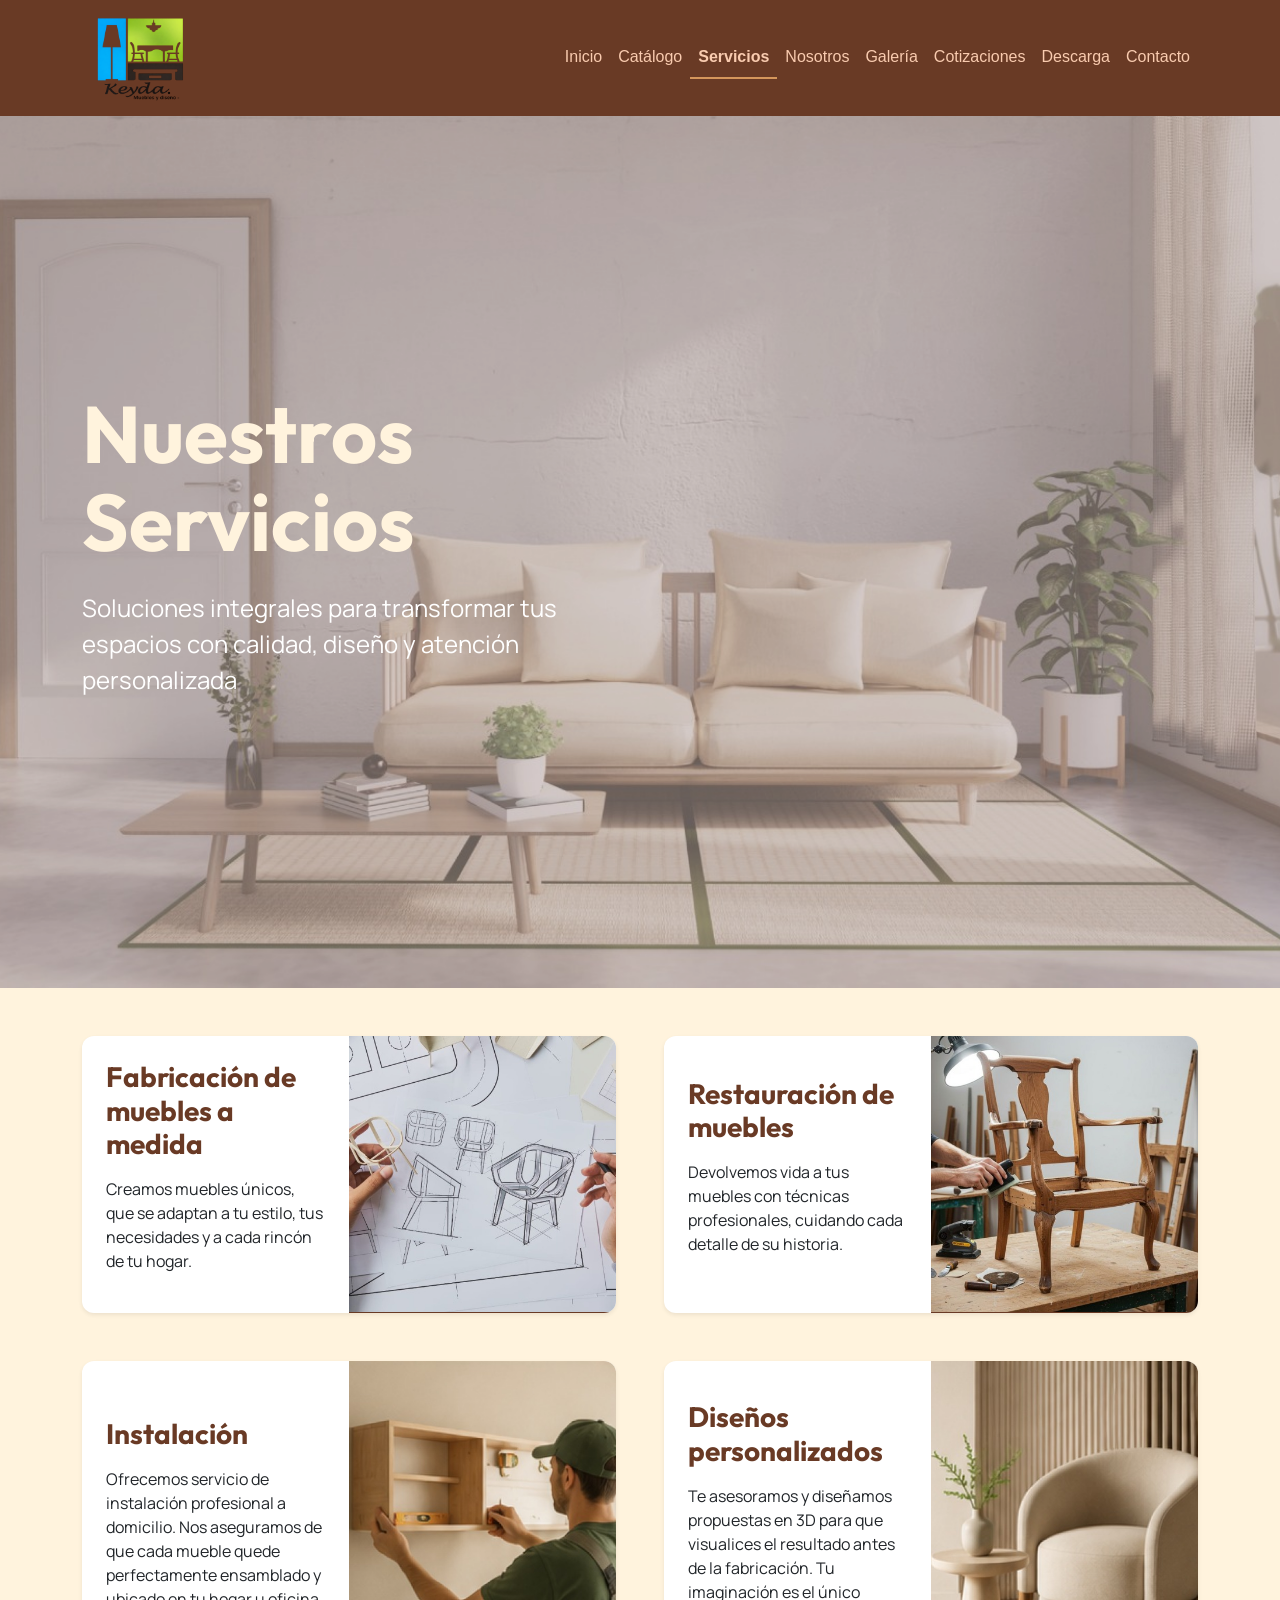
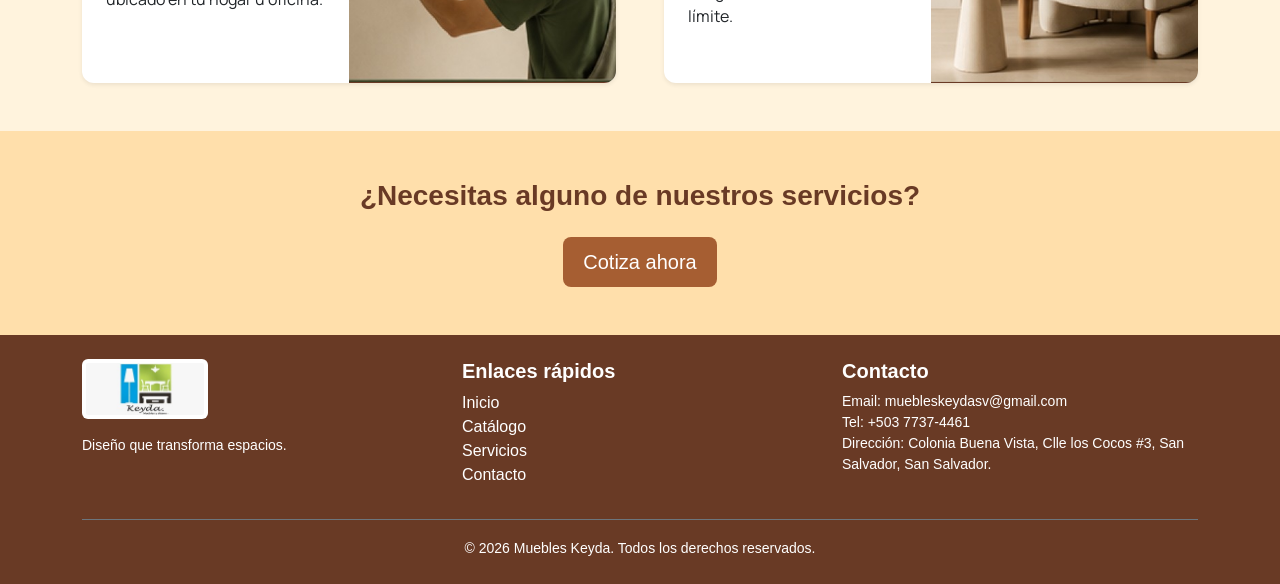
<file: servicios.html>
﻿<!DOCTYPE html>
<html lang="es">
<head>
    <meta charset="UTF-8">
    <meta name="viewport" content="width=device-width, initial-scale=1.0">
    <title>Muebles Keyda - Servicios</title>
    <!-- Bootstrap CSS -->
    <link href="https://cdn.jsdelivr.net/npm/bootstrap@5.3.0/dist/css/bootstrap.min.css" rel="stylesheet">
    <link rel="stylesheet" href="css/styles.css">
</head>
<body>

    <!-- Header / Navbar -->
    <header>
        <nav class="navbar navbar-expand-lg navbar-custom">
            <div class="container">
                <a class="navbar-brand" href="index.html">
                    <img src="imgs/logo_transparent.png" alt="Logo Muebles Keyda" height="90">
                </a>
                <button class="navbar-toggler" type="button" data-bs-toggle="collapse" data-bs-target="#navbarNav" aria-controls="navbarNav" aria-expanded="false" aria-label="Toggle navigation">
                    <span class="navbar-toggler-icon"></span>
                </button>
                <div class="collapse navbar-collapse justify-content-end" id="navbarNav">
                    <ul class="navbar-nav">
                        <li class="nav-item"><a class="nav-link" href="index.html">Inicio</a></li>
                        <li class="nav-item"><a class="nav-link" href="catalogo.html">Catálogo</a></li>
                        <li class="nav-item"><a class="nav-link active" href="servicios.html">Servicios</a></li>
                        <li class="nav-item"><a class="nav-link" href="nosotros.html">Nosotros</a></li>
                        <li class="nav-item"><a class="nav-link" href="galeria.html">Galería</a></li>
                        <li class="nav-item"><a class="nav-link" href="cotizaciones.html">Cotizaciones</a></li>
                        <li class="nav-item"><a class="nav-link" href="descarga.html">Descarga</a></li>
                        <li class="nav-item"><a class="nav-link" href="contacto.html">Contacto</a></li>
                    </ul>
                </div>
            </div>
        </nav>
    </header>

    <main>
        <section class="hero-section" style="background-image: url('imgs/image.png'); padding: 250px 0; background-position: center; background-size: cover;">
            <div class="hero-overlay" style="background-color: rgba(105, 58, 37, 0.2);"></div>
            <div class="container hero-content py-4 text-start">
                <div class="col-md-8 col-lg-6">
                    <h1 class="hero-title-responsive fw-bold mb-4 font-outfit" style="color: var(--color-crema); line-height: 1.1;">Nuestros<br>Servicios</h1>
                    <p class="hero-subtitle-responsive font-manrope" style="color: var(--color-blanco);">Soluciones integrales para transformar tus espacios con calidad, diseño y atención personalizada</p>
                </div>
            </div>
        </section>

        <!-- Contenedor general color secudario -->
        <section class="bg-crema py-5">
            <div class="container">
                <div class="row g-5">
                    
                    <!-- Fabricación -->
                    <div class="col-md-6">
                        <div class="card card-custom border-0 shadow-sm rounded-custom h-100 flex-row overflow-hidden" style="background-color: #FFFFFF;">
                            <div class="card-body p-4 d-flex flex-column justify-content-center" style="width: 50%;">
                                <h3 class="text-primario fw-bold mb-3 font-outfit">Fabricación de muebles a medida</h3>
                                <p class="text-texto font-manrope">Creamos muebles únicos, que se adaptan a tu estilo, tus necesidades y a cada rincón de tu hogar.</p>
                            </div>
                            <div style="width: 50%;">
                                <img src="imgs/servicios/s2.png" alt="Fabricación de muebles a medida" class="img-cover h-100" style="object-position: center;">
                            </div>
                        </div>
                    </div>

                    <!-- Restauración -->
                    <div class="col-md-6">
                        <div class="card card-custom border-0 shadow-sm rounded-custom h-100 flex-row overflow-hidden" style="background-color: #FFFFFF;">
                            <div class="card-body p-4 d-flex flex-column justify-content-center" style="width: 50%;">
                                <h3 class="text-primario fw-bold mb-3 font-outfit">Restauración de muebles</h3>
                                <p class="text-texto font-manrope">Devolvemos vida a tus muebles con técnicas profesionales, cuidando cada detalle de su historia.</p>
                            </div>
                            <div style="width: 50%;">
                                <img src="imgs/servicios/s3.png" alt="Restauración de muebles" class="img-cover h-100" style="object-position: center;">
                            </div>
                        </div>
                    </div>

                    <!-- Instalación -->
                    <div class="col-md-6">
                        <div class="card card-custom border-0 shadow-sm rounded-custom h-100 flex-row overflow-hidden" style="background-color: #FFFFFF;">
                            <div class="card-body p-4 d-flex flex-column justify-content-center" style="width: 50%;">
                                <h3 class="text-primario fw-bold mb-3 font-outfit">Instalación</h3>
                                <p class="text-texto font-manrope">Ofrecemos servicio de instalación profesional a domicilio. Nos aseguramos de que cada mueble quede perfectamente ensamblado y ubicado en tu hogar u oficina.</p>
                            </div>
                            <div style="width: 50%;">
                                <img src="imgs/servicios/s4.png" alt="Instalación" class="img-cover h-100" style="object-position: center;">
                            </div>
                        </div>
                    </div>

                    <!-- Diseños personalizados -->
                    <div class="col-md-6">
                        <div class="card card-custom border-0 shadow-sm rounded-custom h-100 flex-row overflow-hidden" style="background-color: #FFFFFF;">
                            <div class="card-body p-4 d-flex flex-column justify-content-center" style="width: 50%;">
                                <h3 class="text-primario fw-bold mb-3 font-outfit">Diseños personalizados</h3>
                                <p class="text-texto font-manrope">Te asesoramos y diseñamos propuestas en 3D para que visualices el resultado antes de la fabricación. Tu imaginación es el único límite.</p>
                            </div>
                            <div style="width: 50%;">
                                <img src="imgs/servicios/s5.png" alt="Diseños personalizados" class="img-cover h-100" style="object-position: center;">
                            </div>
                        </div>
                    </div>

                </div>
            </div>
        </section>
        
        <!-- CTA -->
        <section class="bg-beige py-5 text-center">
            <div class="container">
                <h3 class="text-primario fw-bold mb-4">¿Necesitas alguno de nuestros servicios?</h3>
                <a href="cotizaciones.html" class="btn btn-primary-custom btn-lg">Cotiza ahora</a>
            </div>
        </section>

    </main>

    <!-- Footer -->
    <footer class="py-4 mt-auto">
        <div class="container">
            <div class="row">
                <div class="col-md-4 mb-3 mb-md-0">
                    <img src="imgs/logo.png" alt="Logo Muebles Keyda" height="60" class="mb-3 bg-white rounded p-1">
                    <p class="small">Diseño que transforma espacios.</p>
                </div>
                <div class="col-md-4 mb-3 mb-md-0">
                    <h5 class="fw-bold">Enlaces rápidos</h5>
                    <ul class="list-unstyled">
                        <li><a href="index.html">Inicio</a></li>
                        <li><a href="catalogo.html">Catálogo</a></li>
                        <li><a href="servicios.html">Servicios</a></li>
                        <li><a href="contacto.html">Contacto</a></li>
                    </ul>
                </div>
                <div class="col-md-4">
                    <h5 class="fw-bold">Contacto</h5>
                    <ul class="list-unstyled small">
                        <li>Email: muebleskeydasv@gmail.com</li>
                        <li>Tel: +503 7737-4461</li>
                        <li>Dirección: Colonia Buena Vista, Clle los Cocos #3, San Salvador, San Salvador.</li>
                    </ul>
                </div>
            </div>
            <div class="text-center mt-3 pt-3 border-top border-secondary">
                <small>&copy; 2026 Muebles Keyda. Todos los derechos reservados.</small>
            </div>
        </div>
    </footer>

    <!-- Bootstrap JS -->
    <script src="https://cdn.jsdelivr.net/npm/bootstrap@5.3.0/dist/js/bootstrap.bundle.min.js"></script>
    <script src="js/main.js"></script>
</body>
</html>
</file>
<file: css/styles.css>
﻿@import url('https://fonts.googleapis.com/css2?family=Inter:wght@400;600;700&family=Manrope:wght@400;600;700&family=Outfit:wght@400;600;700&family=Poppins:wght@400;600;700&display=swap');

:root {
    --color-primario: #693A25;
    --color-secundario: #A65E32;
    --color-acento: #D5965B;
    --color-beige: #FFDFAB;
    --color-crema: #FFF3DD;
    --color-texto: #543A2B;
    --color-blanco: #FFFFFF;
}

body {
    font-family: 'Segoe UI', Tahoma, Geneva, Verdana, sans-serif;
    color: var(--color-texto);
    background-color: var(--color-blanco);
}

/* Font Utilities */
.font-inter { font-family: 'Inter', sans-serif !important; }
.font-manrope { font-family: 'Manrope', sans-serif !important; }
.font-outfit { font-family: 'Outfit', sans-serif !important; }
.font-poppins { font-family: 'Poppins', sans-serif !important; }

/* Navbar */
.navbar-custom {
    background-color: var(--color-primario);
}
.navbar-custom .navbar-brand {
    color: var(--color-blanco) !important;
}
.navbar-custom .nav-link {
    color: #F9CBAF !important;
}
.navbar-custom .nav-link.active {
    font-weight: bold;
    border-bottom: 2px solid var(--color-acento);
}
.navbar-custom .navbar-toggler-icon {
    filter: invert(1);
}

/* Footer */
footer {
    background-color: var(--color-primario);
    color: var(--color-blanco);
}
footer a {
    color: var(--color-blanco);
    text-decoration: none;
}
footer a:hover {
    color: var(--color-acento);
}

/* Buttons */
.btn-primary-custom {
    background-color: var(--color-secundario);
    color: var(--color-blanco);
    border: none;
    border-radius: 8px;
    padding: 10px 20px;
}
.btn-primary-custom:hover {
    background-color: #8c4c26; /* Darker terracota */
    color: var(--color-blanco);
}
.btn-secondary-custom {
    background-color: var(--color-acento);
    color: var(--color-blanco);
    border: none;
    border-radius: 8px;
    padding: 10px 20px;
}
.btn-secondary-custom:hover {
    background-color: #c08047; /* Darker caramelo */
    color: var(--color-blanco);
}

/* Backgrounds */
.bg-beige { background-color: var(--color-beige); }
.bg-crema { background-color: var(--color-crema); }
.bg-primario { background-color: var(--color-primario); }
.bg-secundario { background-color: var(--color-secundario); }
.bg-acento { background-color: var(--color-acento); }

/* Text colors */
.text-primario { color: var(--color-primario); }
.text-secundario { color: var(--color-secundario); }
.text-acento { color: var(--color-acento); }
.text-crema { color: var(--color-crema); }
.text-beige { color: var(--color-beige); }

/* Custom elements */
.rounded-custom {
    border-radius: 12px;
}
.card-custom {
    border: 1px solid var(--color-primario);
    border-radius: 12px;
    background-color: var(--color-blanco);
    overflow: hidden;
}
.card-custom img {
    border-bottom: 1px solid var(--color-primario);
}
.product-label {
    background-color: var(--color-crema);
    color: var(--color-primario);
    border: 1px solid var(--color-primario);
    border-radius: 8px;
    padding: 5px 10px;
    font-weight: bold;
}

/* Hero Sections */
.hero-section {
    position: relative;
    background-size: cover;
    background-position: center;
    color: var(--color-blanco);
    padding: 100px 0;
    text-align: center;
}
.hero-overlay {
    position: absolute;
    top: 0; left: 0; right: 0; bottom: 0;
    background-color: rgba(105, 58, 37, 0.2); /* More transparent */
    z-index: 1;
}
.hero-content {
    position: relative;
    z-index: 2;
}

/* Catalog Filter */
.catalog-nav .nav-link {
    color: var(--color-primario);
    cursor: pointer;
}
.catalog-nav .nav-link.active {
    font-weight: bold;
    background-color: var(--color-primario);
    color: var(--color-blanco);
    border-radius: 8px;
}

/* Image object fit */
.img-cover {
    object-fit: cover;
    width: 100%;
}

/* Responsive Hero Typography (Fluido y Estético) */
.hero-title-responsive {
    /* Se adapta suavemente entre 3rem (móvil) y 5.5rem (escritorio) */
    font-size: clamp(3rem, 5vw + 1rem, 5.5rem);
    line-height: 1.1;
}
.hero-subtitle-responsive {
    /* Se adapta suavemente entre 1.1rem y 1.5rem */
    font-size: clamp(1.1rem, 2vw + 0.5rem, 1.5rem);
}
</file>
